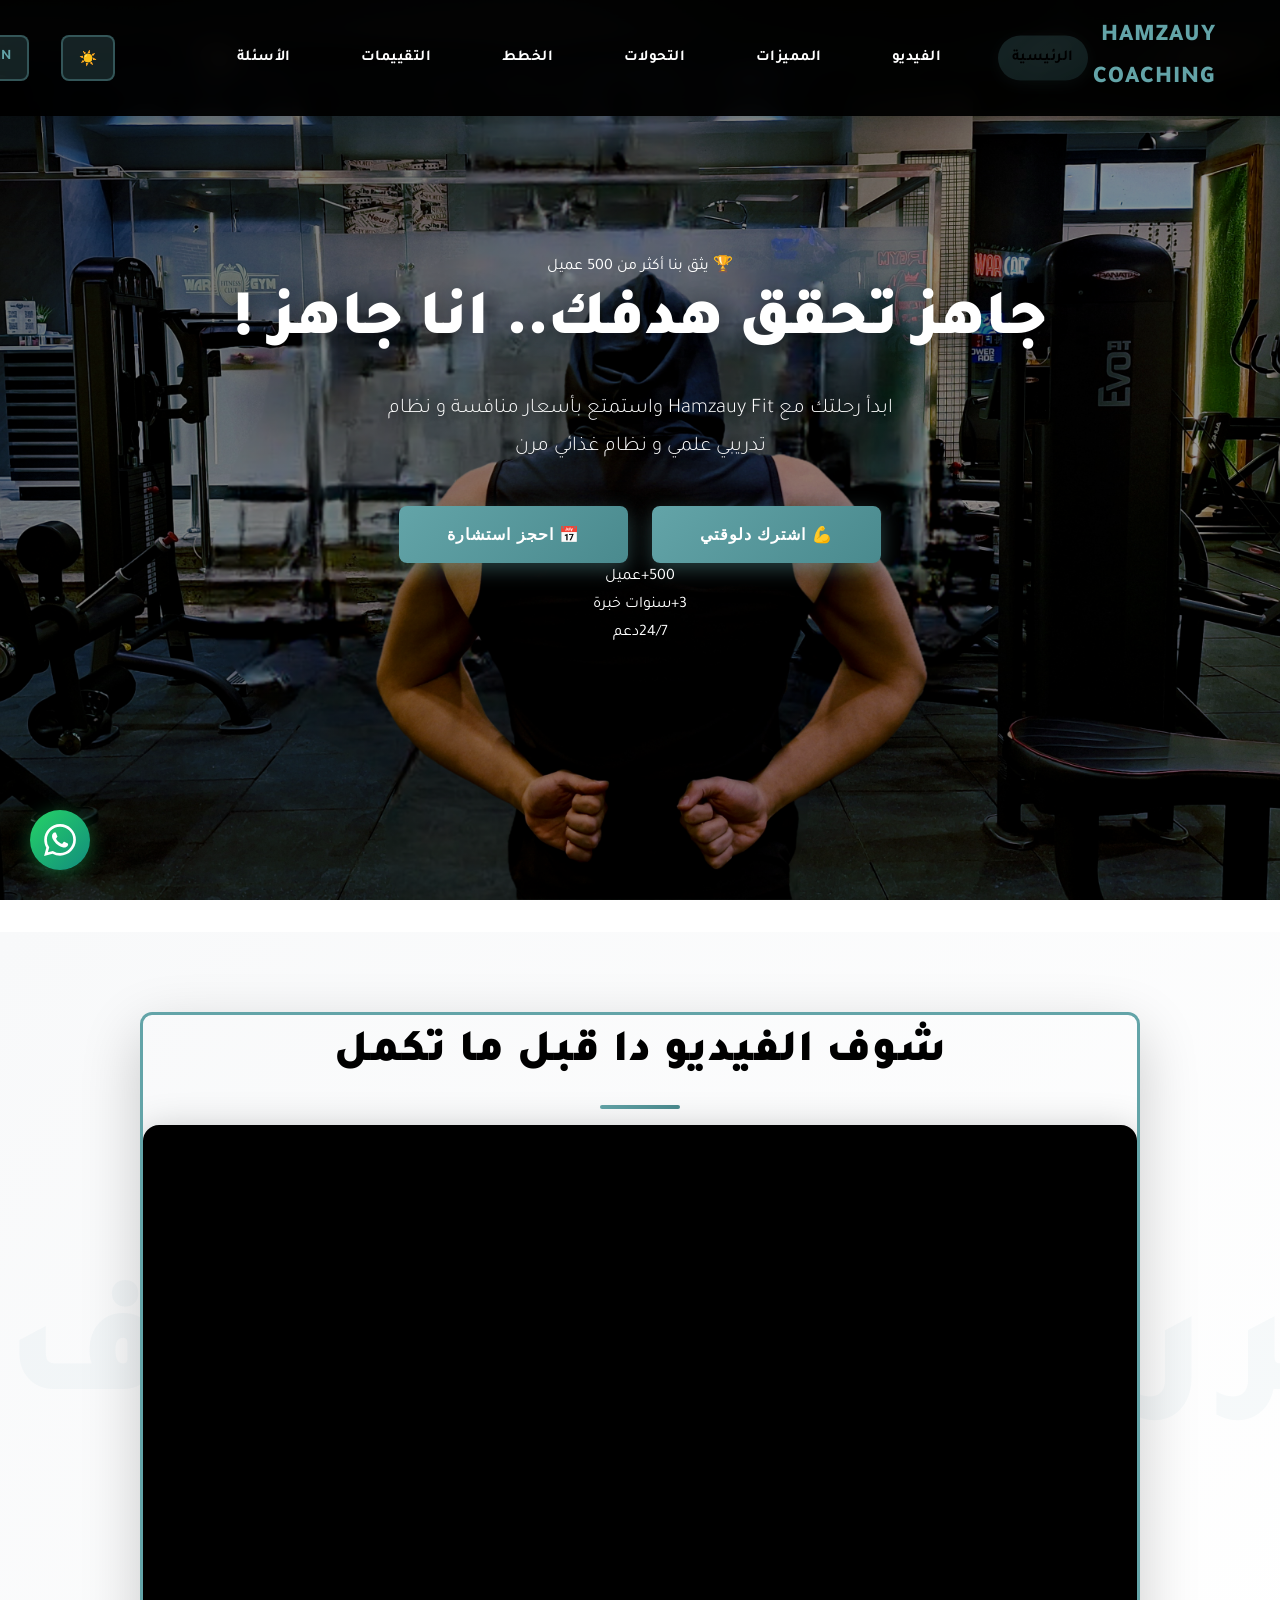
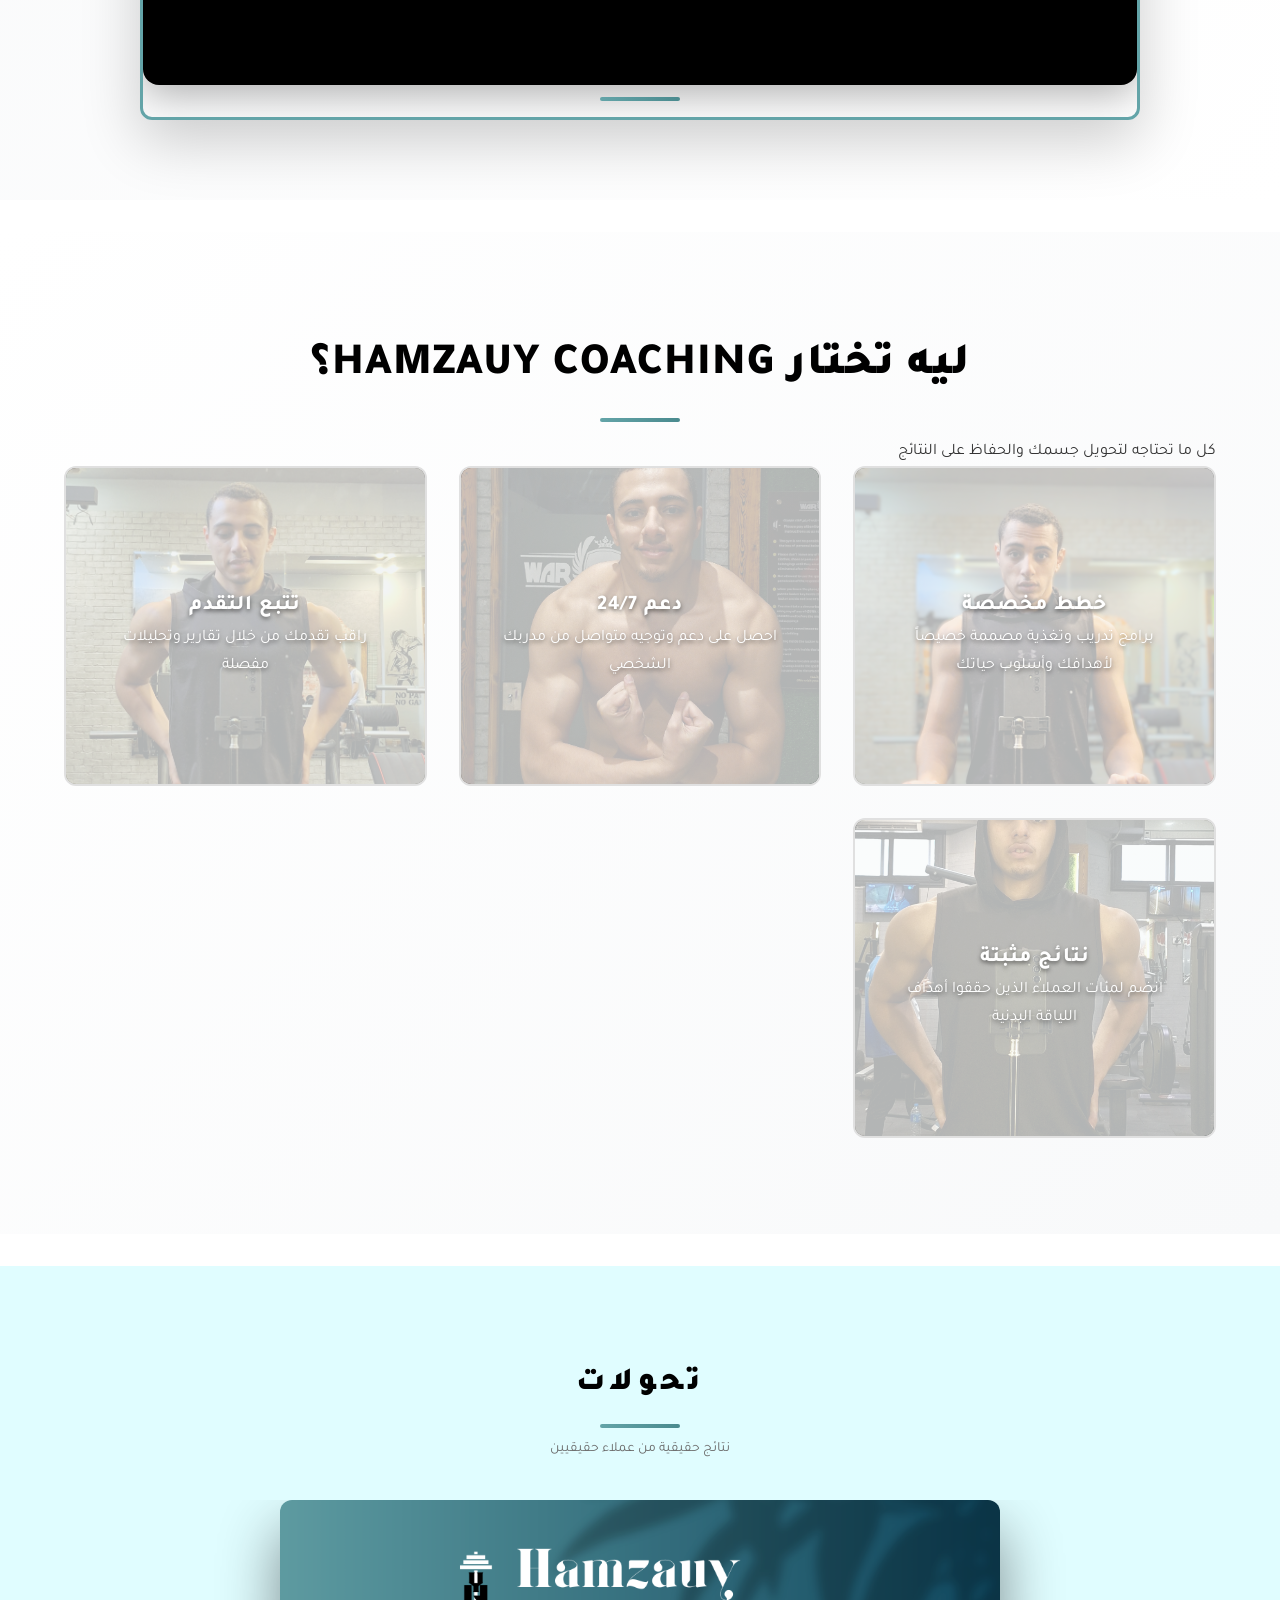
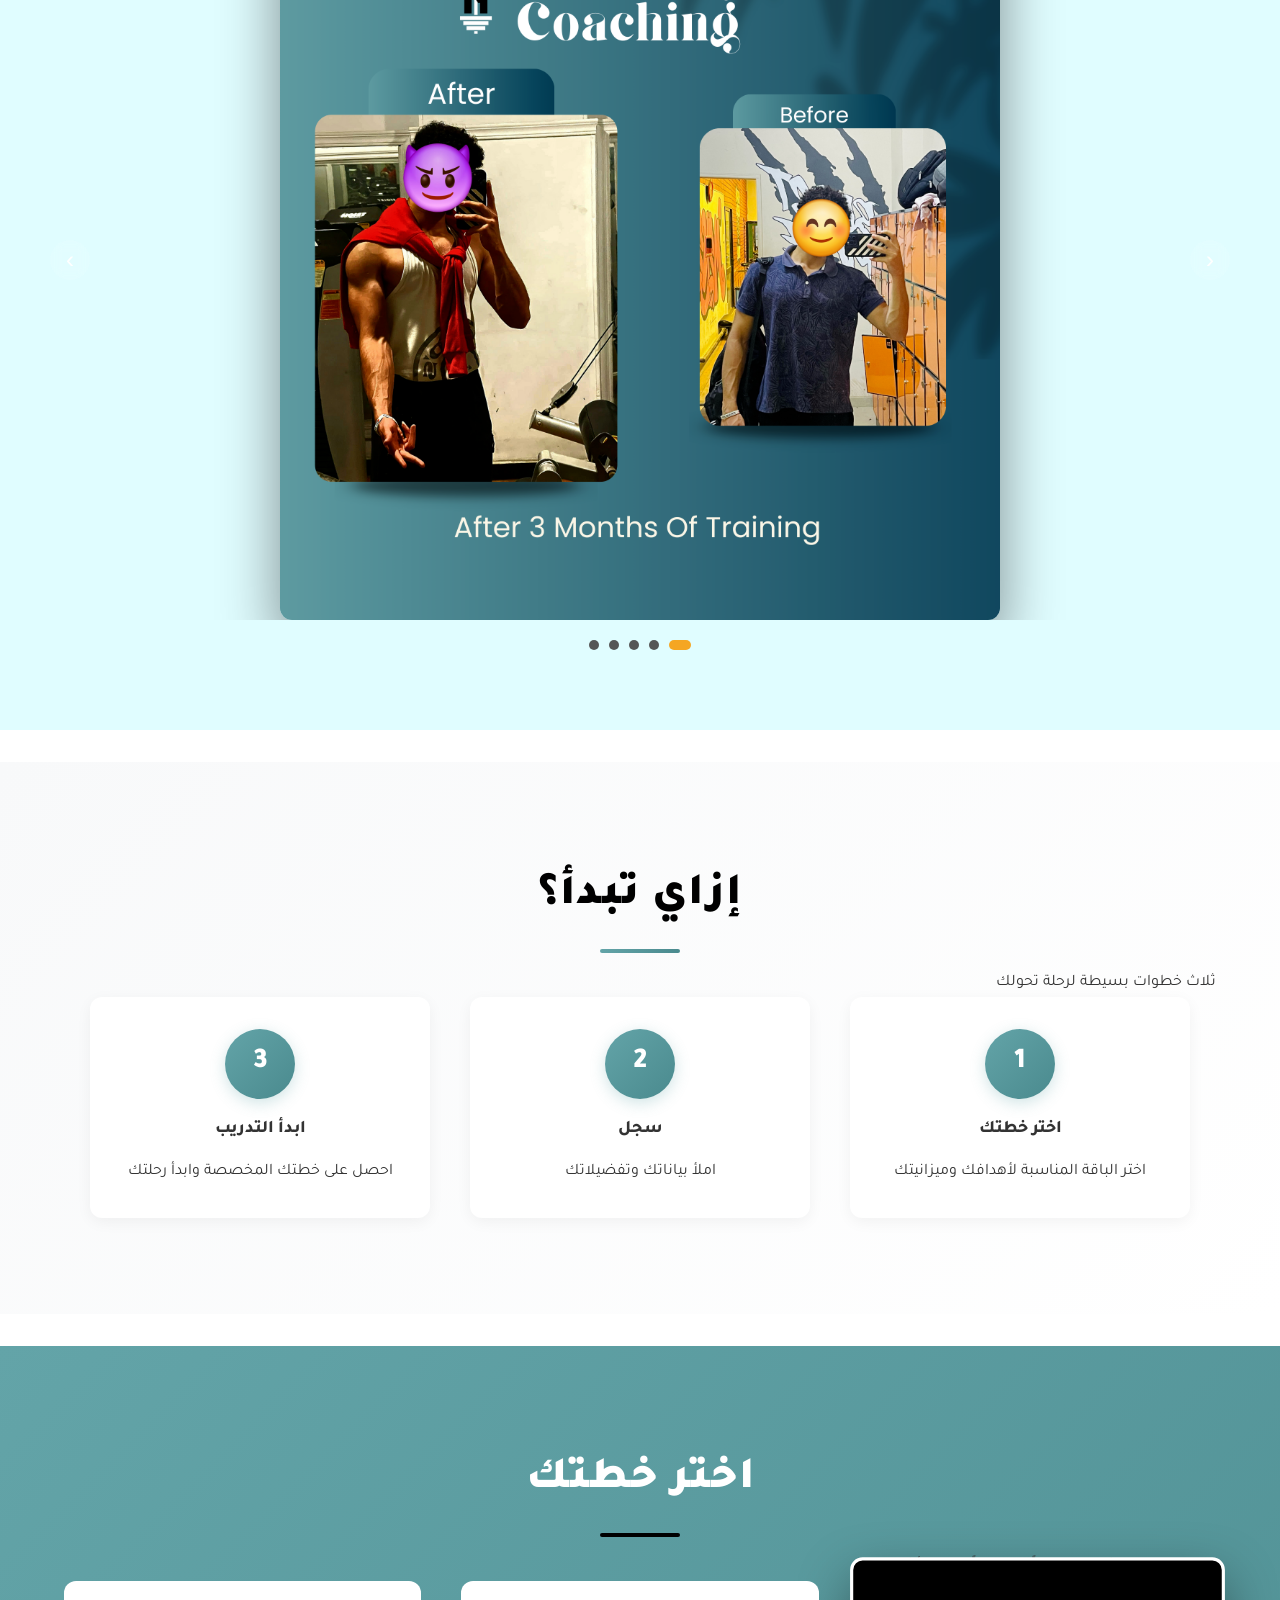
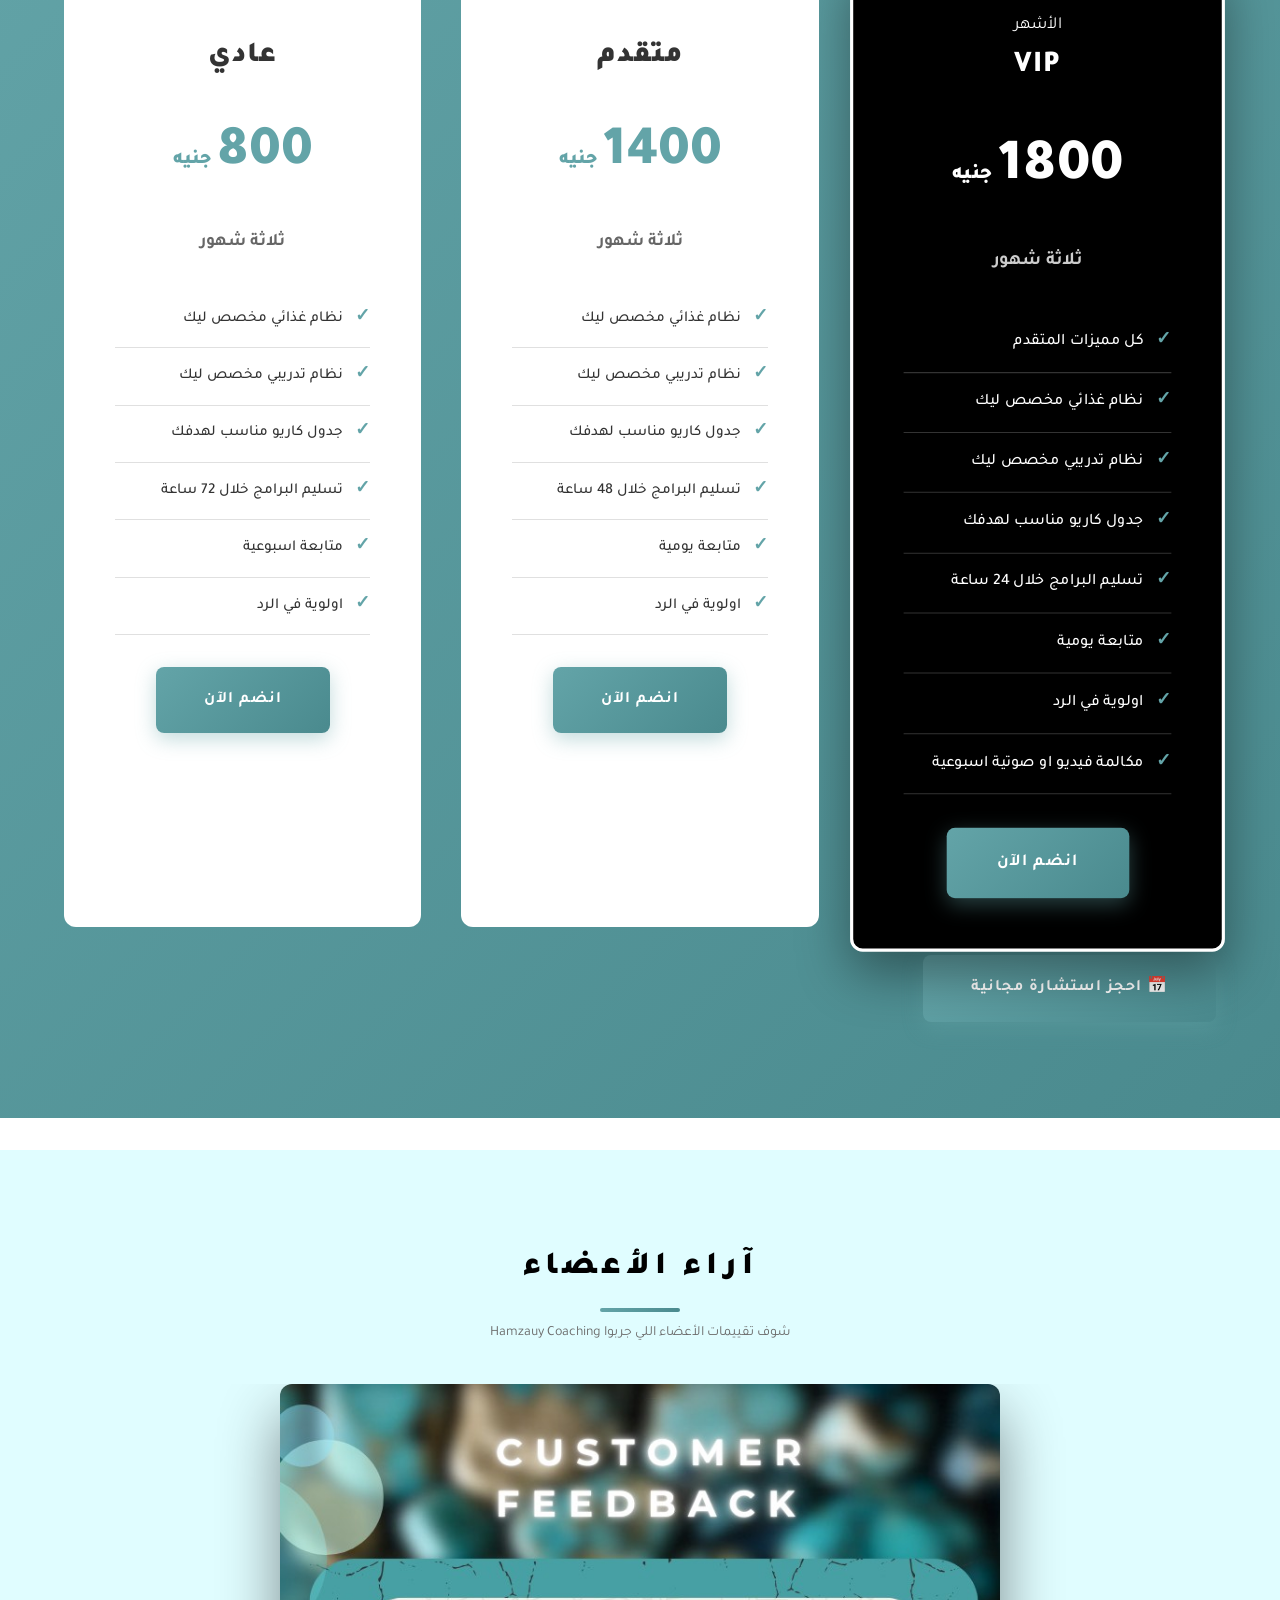
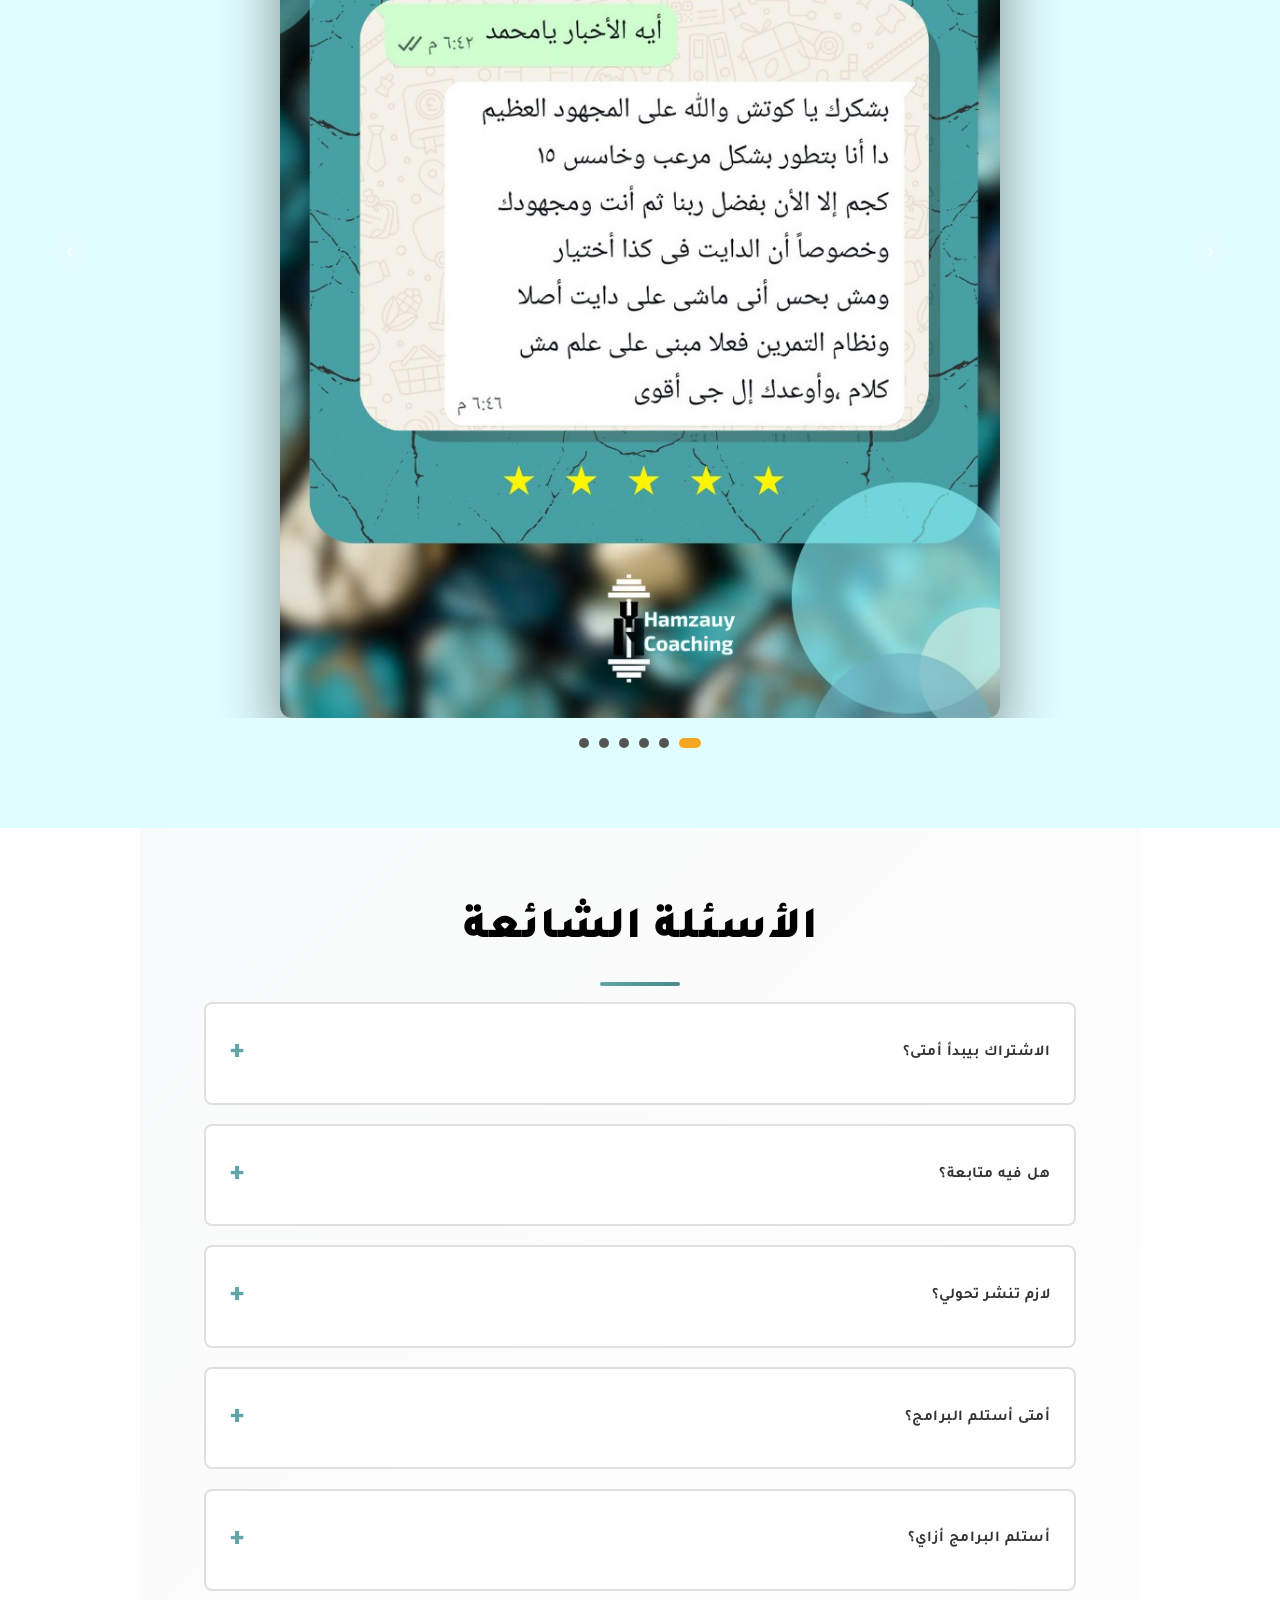
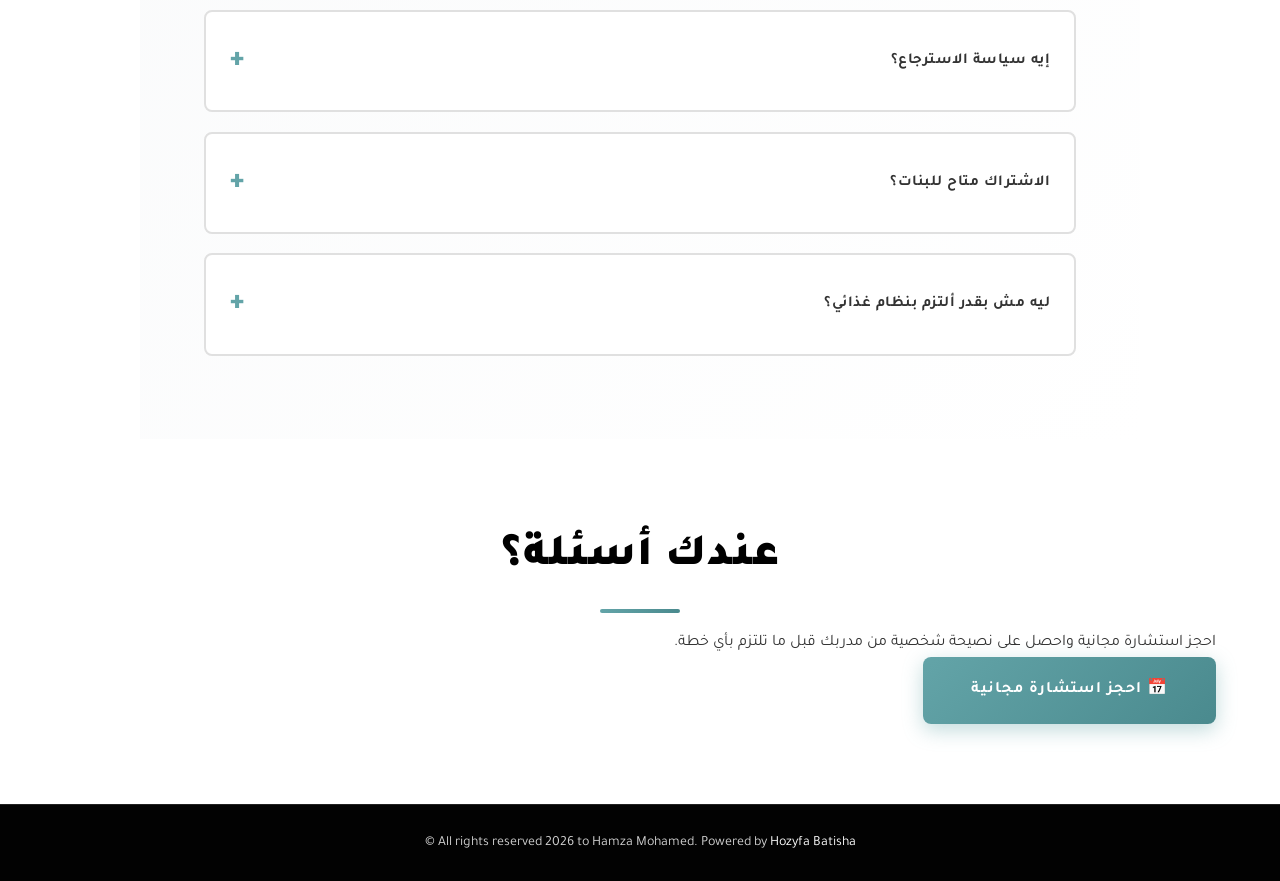
<file: index.html>
<!DOCTYPE html>
<html lang="en" dir="ltr">
<head>
    <meta charset="UTF-8">
    <script>var _p=new URLSearchParams(window.location.search);if(_p.get("lang")==="en"){localStorage.setItem("lang-preference","en");}else if(localStorage.getItem("lang-preference")!=="en"){window.location.replace("/ar/index.html");}</script>
    <meta name="viewport" content="width=device-width, initial-scale=1.0">
    <title>Hamzauy Coaching - Transform Your Body</title>
    <meta name="description" content="Personal fitness coaching with customized training and nutrition plans. Join hundreds of clients who achieved their goals with Hamzauy Coaching.">
    <link rel="icon" type="image/png" href="/media/favicon/favicon.ico">
    <link rel="shortcut icon" type="image/png" href="/media/favicon/favicon.ico">
    <link rel="apple-touch-icon" sizes="180x180" href="/apple-touch-icon.png">
    <link rel="icon" type="image/png" sizes="32x32" href="/media/favicon/favicon-32x32.png">
    <link rel="icon" type="image/png" sizes="16x16" href="/media/favicon/favicon-16x16.png">
    <link rel="manifest" href="/site.webmanifest">
    <meta name="theme-color" content="#63a4a8">
    <link href="https://fonts.googleapis.com/css2?family=Tajawal:wght@300;400;500;700;800;900&display=swap" rel="stylesheet">
    <link rel="stylesheet" href="style.css">
</head>
<body>
    <!-- Navigation -->
    <nav id="navbar">
        <div class="nav-logo">Hamzauy Coaching</div>
        <button class="navbar-toggler collapsed" type="button" id="navbarToggle" aria-expanded="false" aria-label="Toggle navigation">
            <span class="hamburger-box"><span class="hamburger-inner"></span></span>
        </button>
        <div class="navbar-collapse collapse" id="navbarContent">
            <ul class="navbar-nav">
                <li class="nav-item"><a class="nav-link" href="#home">Home</a></li>
                <li class="nav-item"><a class="nav-link" href="#video">Video</a></li>
                <li class="nav-item"><a class="nav-link" href="#features">Features</a></li>
                <li class="nav-item"><a class="nav-link" href="#transformations">Transformations</a></li>
                <li class="nav-item"><a class="nav-link" href="#pricing">Plans</a></li>
                <li class="nav-item"><a class="nav-link" href="#reviews">Reviews</a></li>
                <li class="nav-item"><a class="nav-link" href="#faq">FAQ</a></li>
                <a></a>
                <button id="darkModeToggle" class="toggle-btn" aria-label="Toggle dark mode">
                    <span class="sun">☀️</span>
                    <span class="moon">🌙</span>
                </button>
                <a href="/ar/index.html" class="toggle-btn lang-btn"><span class="lang-text">AR</span></a>
            </ul>
            <div class="navbar-controls"></div>
        </div>
    </nav>

    <!-- Hero -->
    <section id="home" class="hero" style="background: linear-gradient(135deg, rgba(0,0,0,0.55), rgba(0,0,0,0.35)), url('/media/photos/hero.png') center/cover;">
        <div class="hero-content">
            <div class="hero-badge">🏆 Trusted by 500+ Clients</div>
            <h1>Ready to Achieve Your Goal...<br>I'm Ready!</h1>
            <p>Start your journey with Hamzauy Fit and enjoy competitive prices, scientific training system, and flexible diet plan</p>
            <div class="hero-buttons">
                <button type="button" class="btn btn-primary" onclick="window.location.href='#pricing'">
                    <span class="btn-icon">💪</span> Subscribe Now
                </button>
                <button type="button" class="btn btn-book" onclick="window.location.href='/consultation/consultation-en.html'">
                    <span class="btn-icon">📅</span> Book a Consultation
                </button>
            </div>
            <div class="hero-stats">
                <div class="hero-stat"><span class="stat-number">500+</span><span class="stat-label">Clients</span></div>
                <div class="hero-stat-divider"></div>
                <div class="hero-stat"><span class="stat-number">3+</span><span class="stat-label">Years Exp.</span></div>
                <div class="hero-stat-divider"></div>
                <div class="hero-stat"><span class="stat-number">24/7</span><span class="stat-label">Support</span></div>
            </div>
        </div>
    </section>

    <!-- WhatsApp Float -->
    <a href="https://wa.me/201557403075" class="whatsapp-float" target="_blank" rel="noopener noreferrer" aria-label="Chat on WhatsApp">
        <svg viewBox="0 0 24 24" fill="currentColor"><path d="M17.472 14.382c-.297-.149-1.758-.867-2.03-.967-.273-.099-.471-.148-.67.15-.197.297-.767.966-.94 1.164-.173.199-.347.223-.644.075-.297-.15-1.255-.463-2.39-1.475-.883-.788-1.48-1.761-1.653-2.059-.173-.297-.018-.458.13-.606.134-.133.298-.347.446-.52.149-.174.198-.298.298-.497.099-.198.05-.371-.025-.52-.075-.149-.669-1.612-.916-2.207-.242-.579-.487-.5-.669-.51-.173-.008-.371-.01-.57-.01-.198 0-.52.074-.792.372-.272.297-1.04 1.016-1.04 2.479 0 1.462 1.065 2.875 1.213 3.074.149.198 2.096 3.2 5.077 4.487.709.306 1.262.489 1.694.625.712.227 1.36.195 1.871.118.571-.085 1.758-.719 2.006-1.413.248-.694.248-1.289.173-1.413-.074-.124-.272-.198-.57-.347m-5.421 7.403h-.004a9.87 9.87 0 01-5.031-1.378l-.361-.214-3.741.982.998-3.648-.235-.374a9.86 9.86 0 01-1.51-5.26c.001-5.45 4.436-9.884 9.888-9.884 2.64 0 5.122 1.03 6.988 2.898a9.825 9.825 0 012.893 6.994c-.003 5.45-4.437 9.884-9.885 9.884m8.413-18.297A11.815 11.815 0 0012.05 0C5.495 0 .16 5.335.157 11.892c0 2.096.547 4.142 1.588 5.945L.057 24l6.305-1.654a11.882 11.882 0 005.683 1.448h.005c6.554 0 11.89-5.335 11.893-11.893a11.821 11.821 0 00-3.48-8.413Z"/></svg>
    </a>

    <!-- Video -->
    <section id="video" class="video-section">
        <div class="video-background-text">DECIDED TO START / WATCH THIS</div>
        <div class="video-container">
            <h2>DECIDED TO START <br> WATCH THIS</h2>
            <div class="video-wrapper">
                <iframe
                    title="Hamzauy Coaching Intro Video"
                    src="https://www.youtube.com/embed/5jAGZ88a72g?rel=0"
                    allow="accelerometer; autoplay; clipboard-write; encrypted-media; gyroscope; picture-in-picture; web-share"
                    loading="lazy"
                    referrerpolicy="strict-origin-when-cross-origin"
                    allowfullscreen>
                </iframe>
            </div>
        </div>
    </section>

    <!-- Features -->
    <section id="features" class="features">
        <h2>Why Choose Hamzauy Coaching?</h2>
        <p class="section-subtitle">Everything you need to transform your body and sustain results</p>
        <div class="features-grid">
            <div class="feature-card" style="background: linear-gradient(135deg, rgba(99,164,168,0.1), rgba(74,138,142,0.1)), url('/media/photos/2.png') center/cover;"><div class="feature-icon">🎯</div><h3>Personalized Plans</h3><p>Training and nutrition programs designed specifically for your goals and lifestyle</p></div>
            <div class="feature-card" style="background: linear-gradient(135deg, rgba(99,164,168,0.1), rgba(74,138,142,0.1)), url('/media/photos/3.jpeg') center/cover;"><div class="feature-icon">📱</div><h3>24/7 Support</h3><p>Get continuous support and guidance from your personal trainer</p></div>
            <div class="feature-card" style="background: linear-gradient(135deg, rgba(99,164,168,0.1), rgba(74,138,142,0.1)), url('/media/photos/4.jpeg') center/cover;"><div class="feature-icon">📊</div><h3>Progress Tracking</h3><p>Monitor your progress through detailed reports and analytics</p></div>
            <div class="feature-card" style="background: linear-gradient(135deg, rgba(99,164,168,0.1), rgba(74,138,142,0.1)), url('/media/photos/5.jpeg') center/cover;"><div class="feature-icon">💪</div><h3>Proven Results</h3><p>Join hundreds of clients who achieved their fitness goals</p></div>
        </div>
    </section>

    <!-- Transformations -->
    <section id="transformations" class="hm-champions">
        <div class="hm-champions-inner">
            <header class="hm-champions-header">
                <h2 class="hm-champions-title">Transformations</h2>
                <p class="hm-champions-subtitle">Real results from real clients</p>
            </header>
            <div class="hm-champions-slider">
                <button class="hm-champions-nav hm-champions-prev" aria-label="Previous slide">‹</button>
                <div class="hm-champions-track">
                    <article class="hm-champion-slide hm-champion-active">
                        <img src="/media/transformations/1.png" alt="Transformation 1" class="hm-champion-image" loading="lazy">
                    </article>
                    <article class="hm-champion-slide">
                        <img src="/media/transformations/2.png" alt="Transformation 2" class="hm-champion-image" loading="lazy">
                    </article>
                    <article class="hm-champion-slide">
                        <img src="/media/transformations/3.png" alt="Transformation 3" class="hm-champion-image" loading="lazy">
                    </article>
                    <article class="hm-champion-slide">
                        <img src="/media/transformations/4.png" alt="Transformation 4" class="hm-champion-image" loading="lazy">
                    </article>
                    <article class="hm-champion-slide">
                        <img src="/media/transformations/5.png" alt="Transformation 5" class="hm-champion-image" loading="lazy">
                    </article>
                </div>
                <button class="hm-champions-nav hm-champions-next" aria-label="Next slide">›</button>
            </div>
            <div class="hm-champions-dots" aria-label="Slide pagination">
                <button class="hm-champions-dot hm-champions-dot-active" data-slide="0"></button>
                <button class="hm-champions-dot" data-slide="1"></button>
                <button class="hm-champions-dot" data-slide="2"></button>
                <button class="hm-champions-dot" data-slide="3"></button>
                <button class="hm-champions-dot" data-slide="4"></button>
            </div>
        </div>
    </section>

    <!-- Steps -->
    <section id="subscribe" class="subscribe">
        <h2>How to Start?</h2>
        <p class="section-subtitle">Three simple steps to your transformation</p>
        <div class="steps">
            <div class="step"><div class="step-number">1</div><h3>Choose Your Plan</h3><p>Select the package that suits your goals and budget</p></div>
            <div class="step"><div class="step-number">2</div><h3>Sign Up</h3><p>Fill in your details and preferences</p></div>
            <div class="step"><div class="step-number">3</div><h3>Start Training</h3><p>Get your personalized plan and start your journey</p></div>
        </div>
    </section>

    <!-- Pricing -->
    <section id="pricing" class="pricing">
        <h2>Choose Your Plan</h2>
        <p class="section-subtitle-light">All plans include a 3-month personalized program</p>
        <div class="pricing-grid">
            <div class="pricing-card featured" data-plan="vip"><div class="badge">POPULAR</div><h3>VIP</h3><div class="price">1800<span style="font-size:1.2rem"> EGP</span></div><div class="price-details">Three Months</div><ul><li>All Advanced features</li><li>Customized diet plan</li><li>Customized training program</li><li>Cardio schedule for your goal</li><li>Program delivery within 24 hours</li><li>Daily follow-up</li><li>Priority response</li><li>Weekly video or voice call</li></ul><a href="/payment/payment-en.html" class="btn plan-select-btn">Join Now</a></div>
            <div class="pricing-card" data-plan="advanced"><h3>Advanced</h3><div class="price">1400<span style="font-size:1.2rem"> EGP</span></div><div class="price-details">Three Months</div><ul><li>Customized diet plan</li><li>Customized training program</li><li>Cardio schedule for your goal</li><li>Program delivery within 48 hours</li><li>Daily follow-up</li><li>Priority response</li></ul><a href="/payment/payment-en.html" class="btn plan-select-btn">Join Now</a></div>
            <div class="pricing-card" data-plan="regular"><h3>Regular</h3><div class="price">800<span style="font-size:1.2rem"> EGP</span></div><div class="price-details">Three Months</div><ul><li>Customized diet plan</li><li>Customized training program</li><li>Cardio schedule for your goal</li><li>Program delivery within 72 hours</li><li>Weekly follow-up</li><li>Priority response</li></ul><a href="/payment/payment-en.html" class="btn plan-select-btn">Join Now</a></div>
        </div>
        <div class="pricing-cta">
            <p>Not sure which plan fits you?</p>
            <a href="/consultation/consultation-en.html" class="btn btn-book">📅 Book a Free Consultation</a>
        </div>
    </section>

    <!-- Reviews -->
    <section id="reviews" class="hm-champions hm-champions-reviews">
        <div class="hm-champions-inner">
            <header class="hm-champions-header">
                <h2 class="hm-champions-title">CLIENT REVIEWS</h2>
                <p class="hm-champions-subtitle">REAL FEEDBACK FROM MEMBERS WHO TRUST HAMZAUY COACHING</p>
            </header>
            <div class="hm-champions-slider">
                <button class="hm-champions-nav hm-champions-prev" aria-label="Previous slide">‹</button>
                <div class="hm-champions-track">
                    <article class="hm-champion-slide hm-champion-active"><img src="/media/reviews/1.png" alt="Review 1" class="hm-champion-image" loading="lazy"></article>
                    <article class="hm-champion-slide"><img src="/media/reviews/2.png" alt="Review 2" class="hm-champion-image" loading="lazy"></article>
                    <article class="hm-champion-slide"><img src="/media/reviews/3.png" alt="Review 3" class="hm-champion-image" loading="lazy"></article>
                    <article class="hm-champion-slide"><img src="/media/reviews/4.png" alt="Review 4" class="hm-champion-image" loading="lazy"></article>
                    <article class="hm-champion-slide"><img src="/media/reviews/5.png" alt="Review 5" class="hm-champion-image" loading="lazy"></article>
                    <article class="hm-champion-slide"><img src="/media/reviews/6.png" alt="Review 6" class="hm-champion-image" loading="lazy"></article>
                </div>
                <button class="hm-champions-nav hm-champions-next" aria-label="Next slide">›</button>
            </div>
            <div class="hm-champions-dots" aria-label="Slide pagination">
                <button class="hm-champions-dot hm-champions-dot-active" data-slide="0"></button>
                <button class="hm-champions-dot" data-slide="1"></button>
                <button class="hm-champions-dot" data-slide="2"></button>
                <button class="hm-champions-dot" data-slide="3"></button>
                <button class="hm-champions-dot" data-slide="4"></button>
                <button class="hm-champions-dot" data-slide="5"></button>
            </div>
        </div>
    </section>

    <!-- FAQ -->
    <section id="faq" class="faq">
        <h2>Frequently Asked Questions</h2>
        <div class="faq-item"><div class="faq-question"><span>When does the subscription start?</span><span class="faq-toggle">+</span></div><div class="faq-answer"><p>Upon receiving the programs.</p></div></div>
        <div class="faq-item"><div class="faq-question"><span>Is there follow-up?</span><span class="faq-toggle">+</span></div><div class="faq-answer"><p>Yes, of course via WhatsApp or Telegram.</p></div></div>
        <div class="faq-item"><div class="faq-question"><span>Do you have to publish my transformation?</span><span class="faq-toggle">+</span></div><div class="faq-answer"><p>If you don't agree to publish your transformation, tell us and we'll anonymize your identity.</p></div></div>
        <div class="faq-item"><div class="faq-question"><span>When do I receive the programs?</span><span class="faq-toggle">+</span></div><div class="faq-answer"><p>From 24 to 48 hours depending on the package.</p></div></div>
        <div class="faq-item"><div class="faq-question"><span>How do I receive the programs?</span><span class="faq-toggle">+</span></div><div class="faq-answer"><p>Via WhatsApp in a single PDF file.</p></div></div>
        <div class="faq-item"><div class="faq-question"><span>What about the refund policy?</span><span class="faq-toggle">+</span></div><div class="faq-answer"><p>You can get a full refund as long as no plans have been received. Once the programs are delivered, no amount can be refunded.</p></div></div>
        <div class="faq-item"><div class="faq-question"><span>Is subscription available for girls?</span><span class="faq-toggle">+</span></div><div class="faq-answer"><p>Yes, but follow-up is without any photos.</p></div></div>
        <div class="faq-item"><div class="faq-question"><span>Why can't I stick to a diet?</span><span class="faq-toggle">+</span></div><div class="faq-answer"><p>Because you're not following a plan suited to you and your favorite foods — which makes it much easier to stay consistent.</p></div></div>
    </section>

    <!-- Consultation CTA Banner -->
    <section class="consultation-cta">
        <div class="consultation-cta-inner">
            <div class="consultation-cta-text">
                <h2>Still Have Questions?</h2>
                <p>Book a free consultation and get personalized advice from your coach before committing to a plan.</p>
            </div>
            <a href="/consultation/consultation-en.html" class="btn btn-book btn-book-lg">📅 Book a Free Consultation</a>
        </div>
    </section>

    <footer class="site-credits" aria-label="Site credits and policies">
        <div class="site-credits-inner">
            <p class="site-credits-text"><a href="https://hozyfa-batisha.github.io/Hozyfa-Batisha.io/" target="_blank" rel="noopener noreferrer">Hozyfa Batisha</a> All rights reserved 2026 to Hamza Mohamed. Powered by ©</p>
        </div>
    </footer>

    <script src="script.js"></script>
</body>
</html>
</file>
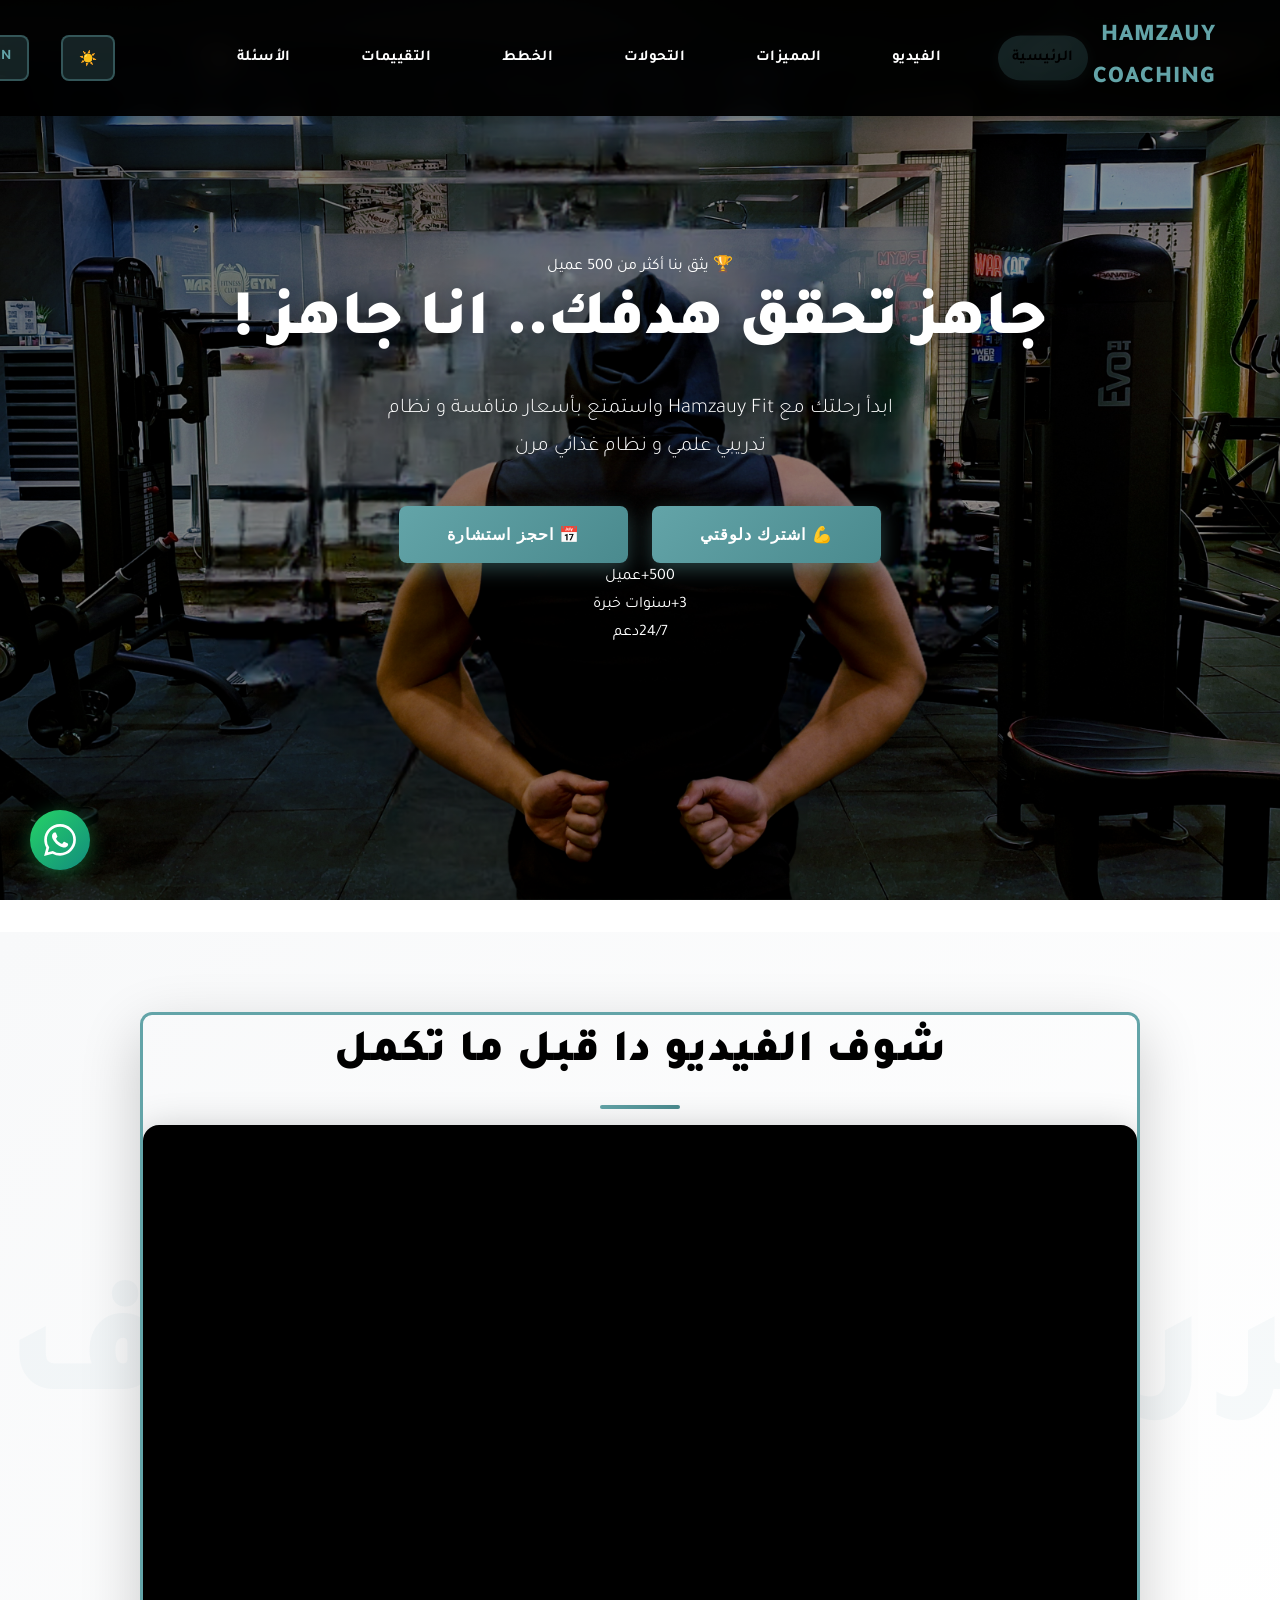
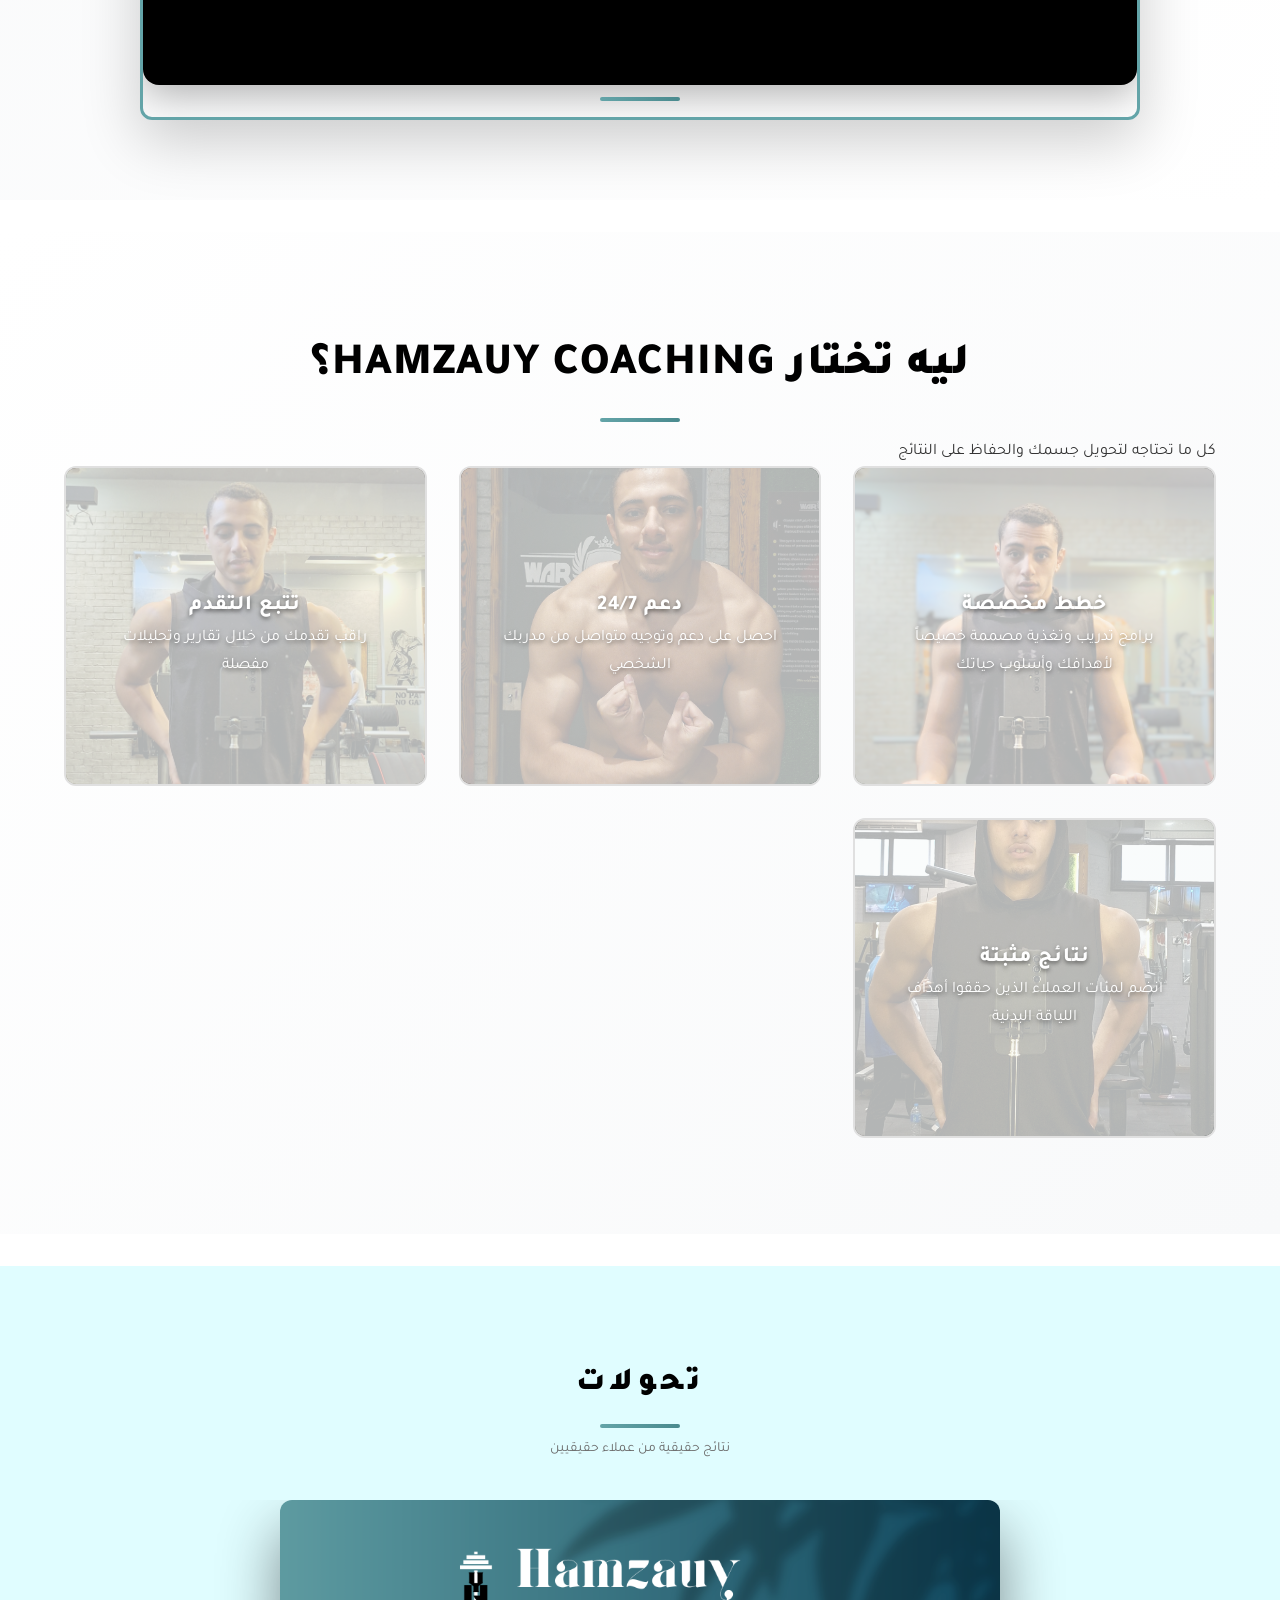
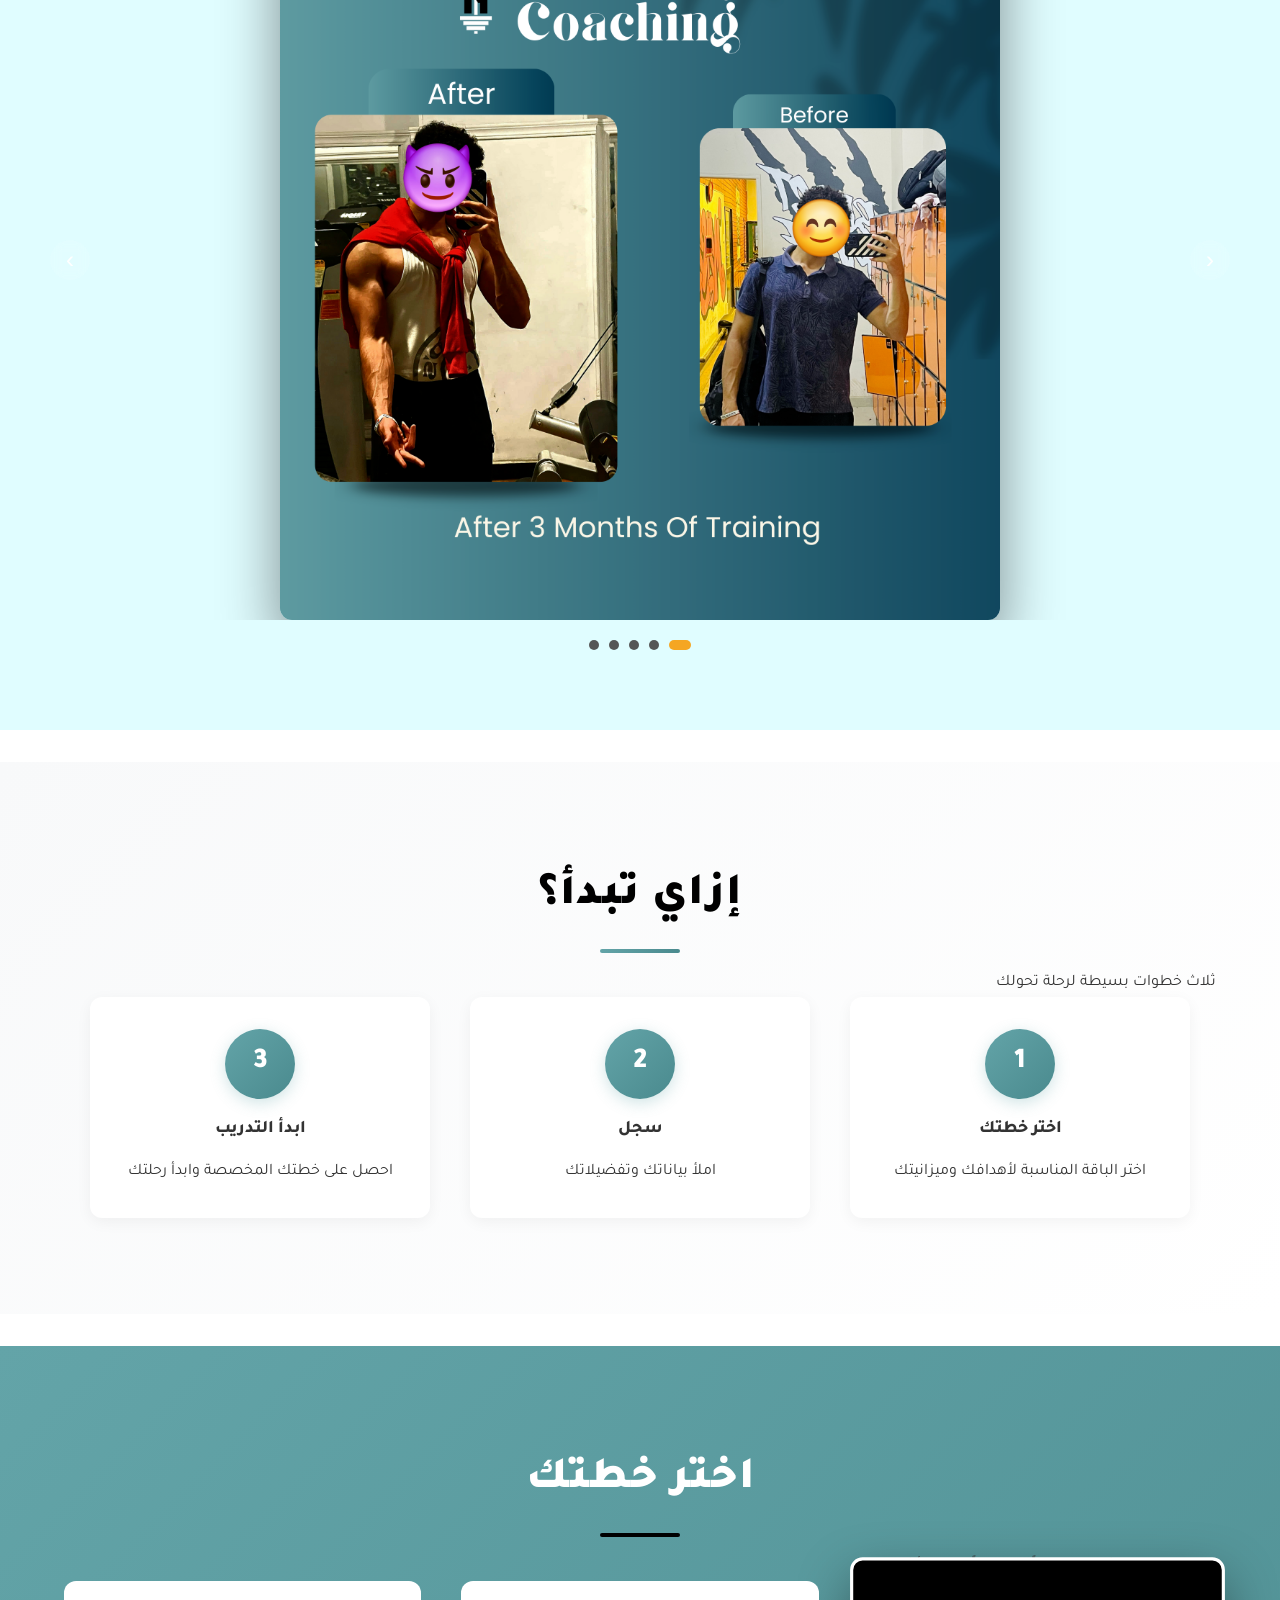
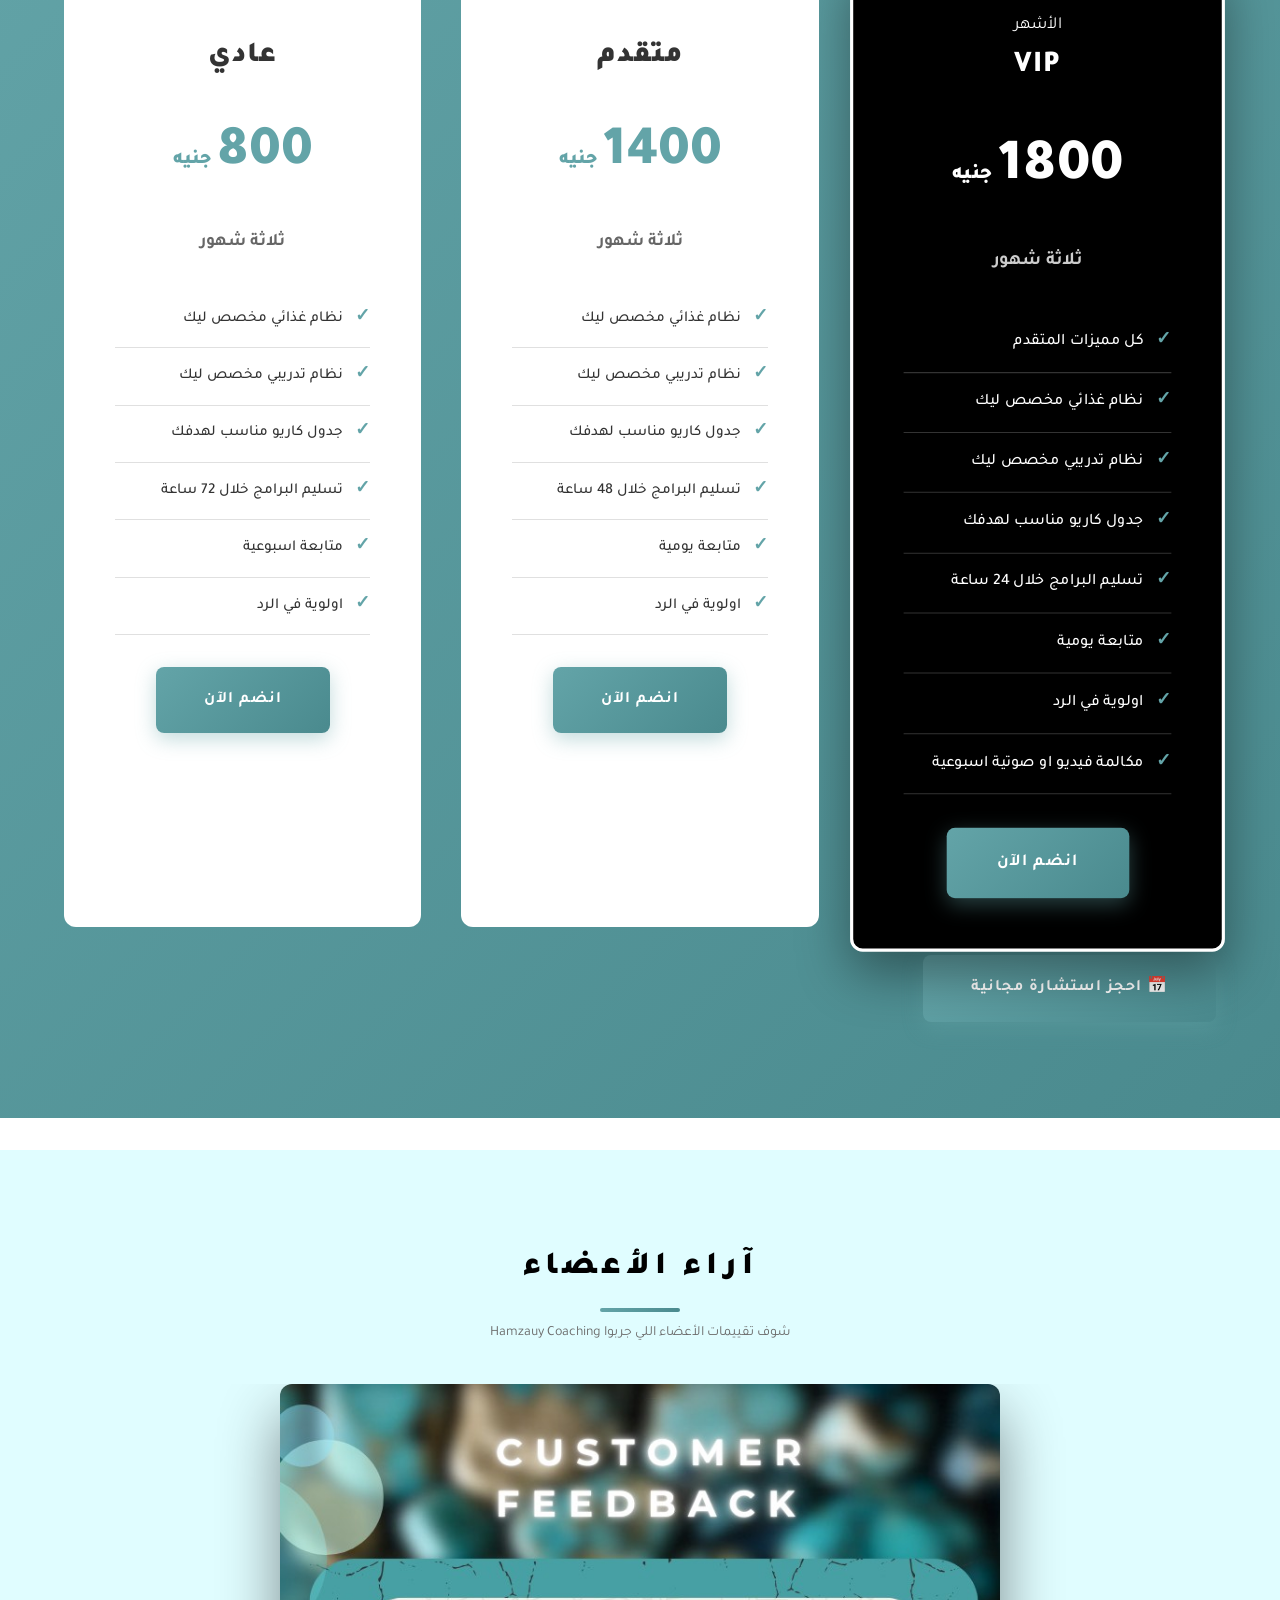
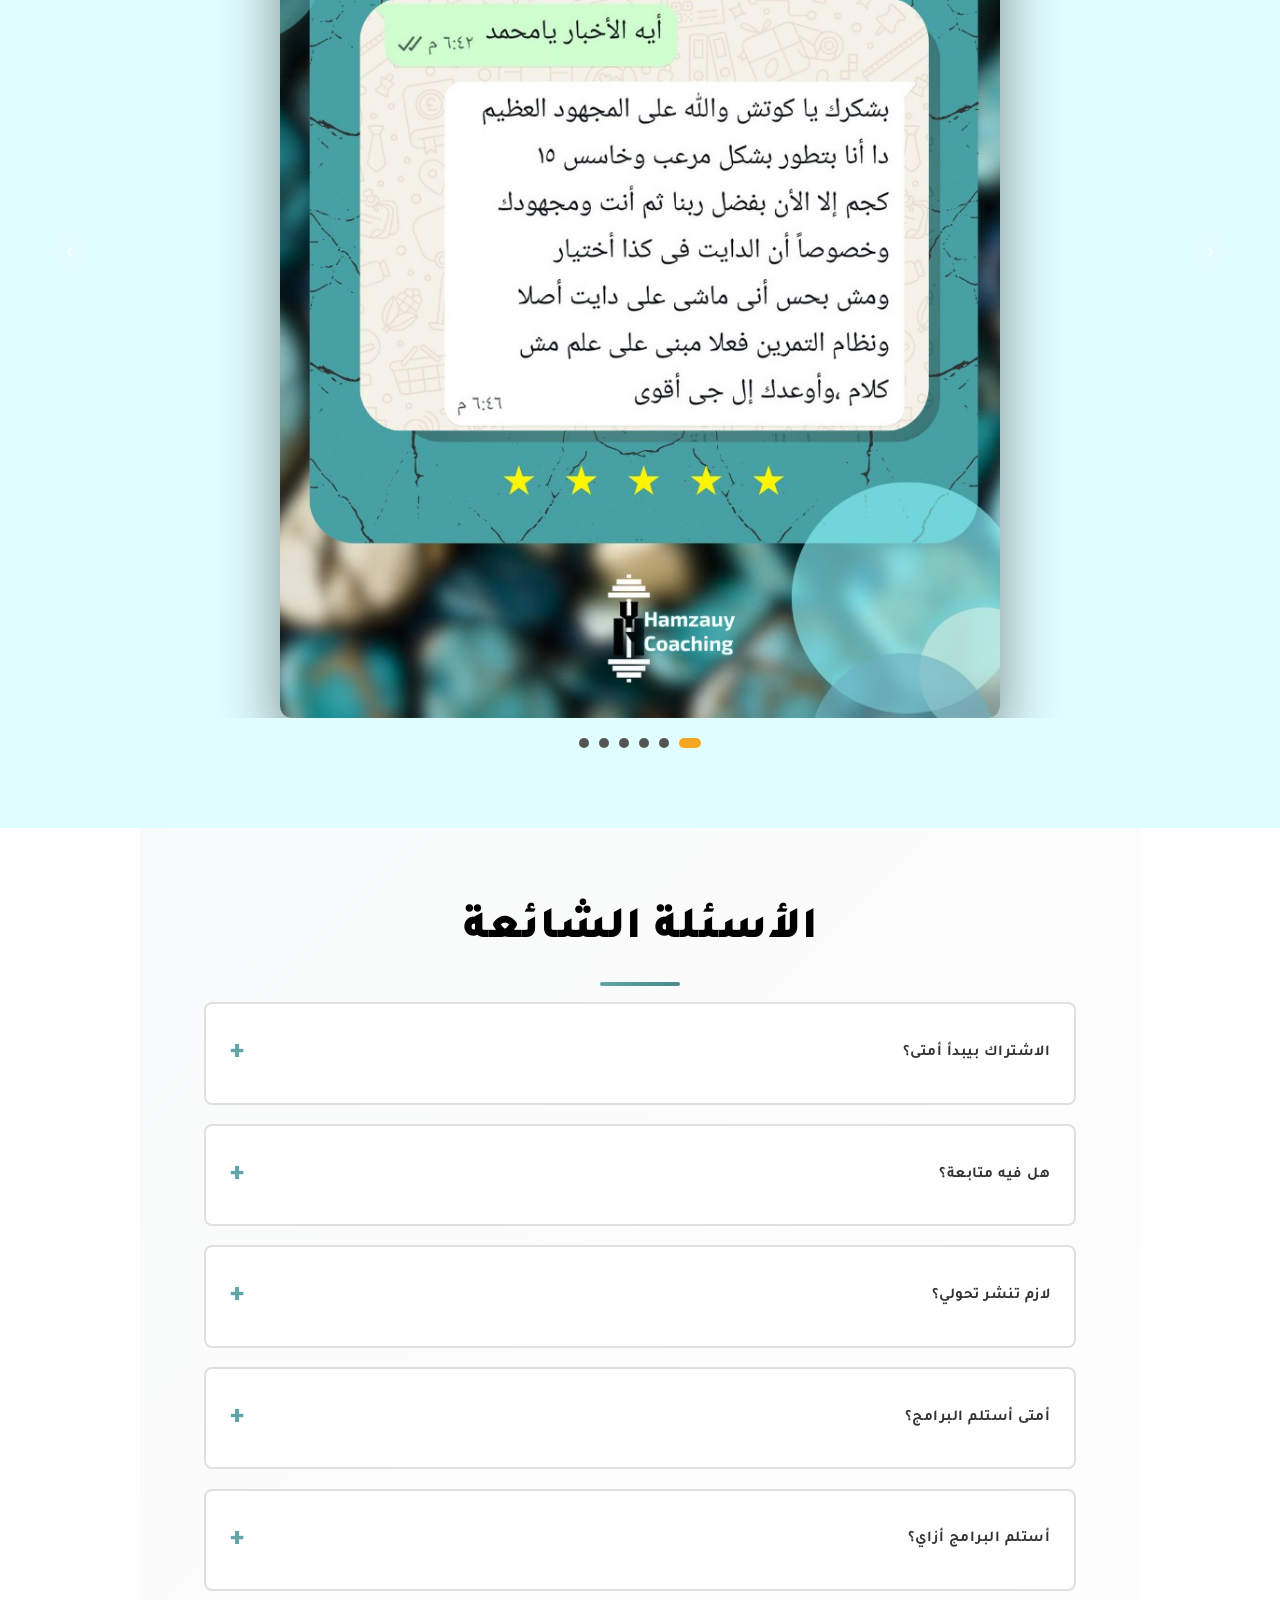
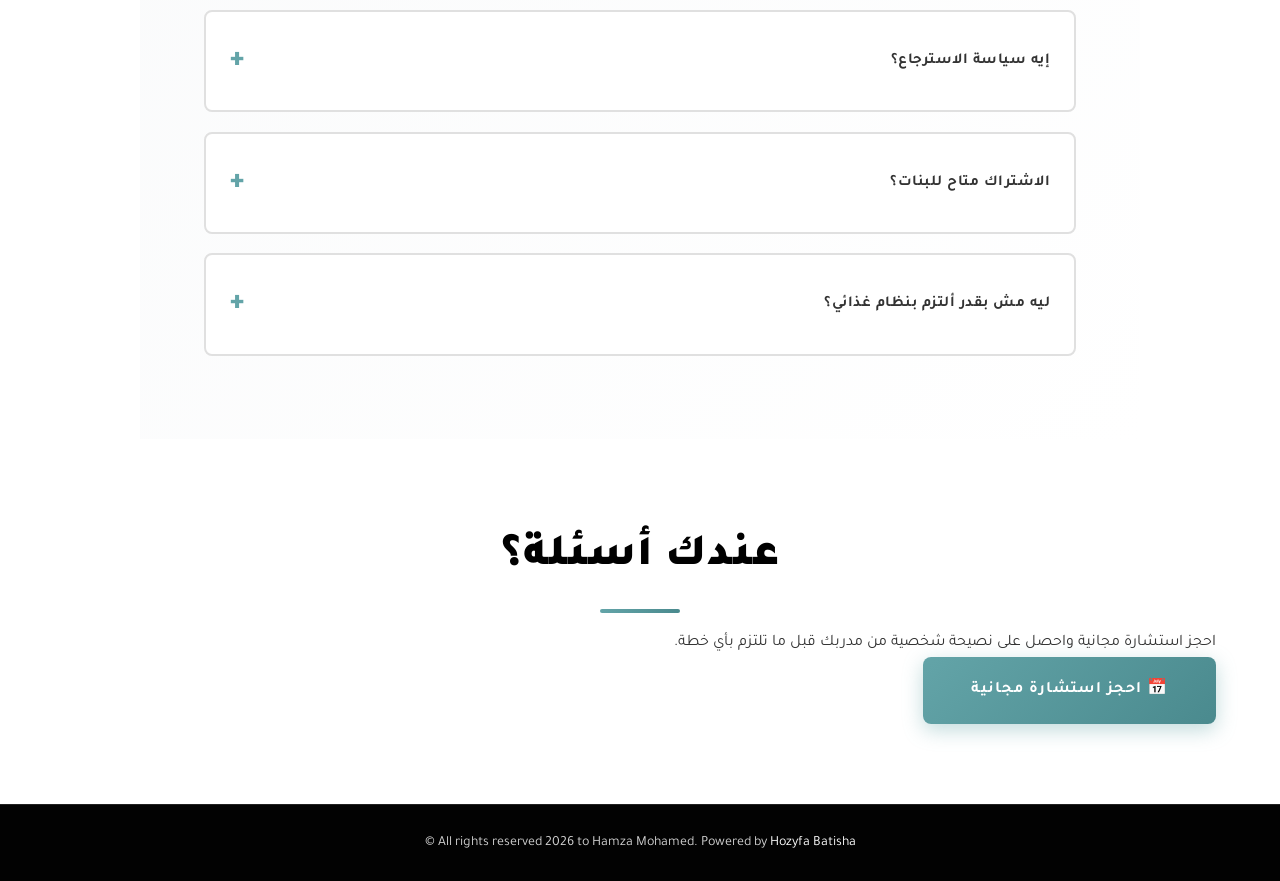
<file: ar/index.html>
<!DOCTYPE html>
<html lang="ar" dir="rtl">
<head>
    <meta charset="UTF-8">
    <meta name="viewport" content="width=device-width, initial-scale=1.0">
    <title>Hamzauy Coaching - حوّل جسمك</title>
    <meta name="description" content="تدريب شخصي مع خطط تدريب وتغذية مخصصة. انضم لمئات العملاء الذين حققوا أهدافهم مع Hamzauy Coaching.">
    <!-- Favicon -->
    <link rel="icon" type="image/png" href="/media/favicon/favicon.ico">
    <link rel="shortcut icon" type="image/png" href="/media/favicon/favicon.ico">
    <link rel="apple-touch-icon" sizes="180x180" href="/apple-touch-icon.png">
    <link rel="icon" type="image/png" sizes="32x32" href="/media/favicon/favicon-32x32.png">
    <link rel="icon" type="image/png" sizes="16x16" href="/media/favicon/favicon-16x16.png">
    <link rel="manifest" href="/site.webmanifest">
    <meta name="theme-color" content="#63a4a8">
    <link href="https://fonts.googleapis.com/css2?family=Tajawal:wght@300;400;500;700;800;900&display=swap" rel="stylesheet">
    <link rel="stylesheet" href="style.css">
</head>
<body>
    <!-- Navigation -->
    <nav id="navbar">
        <div class="nav-logo">Hamzauy Coaching</div>
        <button class="navbar-toggler collapsed" type="button" id="navbarToggle" aria-expanded="false" aria-label="تبديل القائمة">
            <span class="hamburger-box"><span class="hamburger-inner"></span></span>
        </button>
        <div class="navbar-collapse collapse" id="navbarContent">
            <ul class="navbar-nav">
                <li class="nav-item"><a class="nav-link" href="#home">الرئيسية</a></li>
                <li class="nav-item"><a class="nav-link" href="#video">الفيديو</a></li>
                <li class="nav-item"><a class="nav-link" href="#features">المميزات</a></li>
                <li class="nav-item"><a class="nav-link" href="#transformations">التحولات</a></li>
                <li class="nav-item"><a class="nav-link" href="#pricing">الخطط</a></li>
                <li class="nav-item"><a class="nav-link" href="#reviews">التقييمات</a></li>
                <li class="nav-item"><a class="nav-link" href="#faq">الأسئلة</a></li>
                <a></a>
                <button id="darkModeToggle" class="toggle-btn" aria-label="تبديل الوضع الداكن">
                    <span class="sun">☀️</span>
                    <span class="moon">🌙</span>
                </button>
                <a href="../index.html?lang=en" class="toggle-btn lang-btn"><span class="lang-text">EN</span></a>
            </ul>
            <div class="navbar-controls">
            </div>
        </div>
    </nav>

    <!-- Hero -->
    <section id="home" class="hero" style="background: linear-gradient(135deg, rgba(0,0,0,0.55), rgba(0,0,0,0.35)), url('../media/photos/hero.png') center/cover;">
        <div class="hero-content">
            <div class="hero-badge">🏆 يثق بنا أكثر من 500 عميل</div>
            <h1>جاهز تحقق هدفك.. انا جاهز !</h1>
            <p>ابدأ رحلتك مع Hamzauy Fit واستمتع بأسعار منافسة و نظام تدريبي علمي و نظام غذائي مرن</p>
            <div class="hero-buttons">
                <button type="button" class="btn btn-primary" onclick="window.location.href='#pricing'">
                    <span class="btn-icon">💪</span> اشترك دلوقتي
                </button>
                <button type="button" class="btn btn-book" onclick="window.location.href='../consultation/consultation-ar.html'">
                    <span class="btn-icon">📅</span> احجز استشارة
                </button>
            </div>
            <div class="hero-stats">
                <div class="hero-stat"><span class="stat-number">500+</span><span class="stat-label">عميل</span></div>
                <div class="hero-stat-divider"></div>
                <div class="hero-stat"><span class="stat-number">3+</span><span class="stat-label">سنوات خبرة</span></div>
                <div class="hero-stat-divider"></div>
                <div class="hero-stat"><span class="stat-number">24/7</span><span class="stat-label">دعم</span></div>
            </div>
        </div>
    </section>

    <!-- WhatsApp Float -->
    <a href="https://wa.me/201557403075" class="whatsapp-float" target="_blank" rel="noopener noreferrer" aria-label="تواصل عبر واتساب">
        <svg viewBox="0 0 24 24" fill="currentColor"><path d="M17.472 14.382c-.297-.149-1.758-.867-2.03-.967-.273-.099-.471-.148-.67.15-.197.297-.767.966-.94 1.164-.173.199-.347.223-.644.075-.297-.15-1.255-.463-2.39-1.475-.883-.788-1.48-1.761-1.653-2.059-.173-.297-.018-.458.13-.606.134-.133.298-.347.446-.52.149-.174.198-.298.298-.497.099-.198.05-.371-.025-.52-.075-.149-.669-1.612-.916-2.207-.242-.579-.487-.5-.669-.51-.173-.008-.371-.01-.57-.01-.198 0-.52.074-.792.372-.272.297-1.04 1.016-1.04 2.479 0 1.462 1.065 2.875 1.213 3.074.149.198 2.096 3.2 5.077 4.487.709.306 1.262.489 1.694.625.712.227 1.36.195 1.871.118.571-.085 1.758-.719 2.006-1.413.248-.694.248-1.289.173-1.413-.074-.124-.272-.198-.57-.347m-5.421 7.403h-.004a9.87 9.87 0 01-5.031-1.378l-.361-.214-3.741.982.998-3.648-.235-.374a9.86 9.86 0 01-1.51-5.26c.001-5.45 4.436-9.884 9.888-9.884 2.64 0 5.122 1.03 6.988 2.898a9.825 9.825 0 012.893 6.994c-.003 5.45-4.437 9.884-9.885 9.884m8.413-18.297A11.815 11.815 0 0012.05 0C5.495 0 .16 5.335.157 11.892c0 2.096.547 4.142 1.588 5.945L.057 24l6.305-1.654a11.882 11.882 0 005.683 1.448h.005c6.554 0 11.89-5.335 11.893-11.893a11.821 11.821 0 00-3.48-8.413Z"/></svg>
    </a>

    <!-- Video -->
    <section id="video" class="video-section">
        <div class="video-background-text">قررت تبدأ / شوف دا</div>
        <div class="video-container">
            <h2>شوف الفيديو دا قبل ما تكمل</h2>
            <div class="video-wrapper">
                <iframe
                    title="Hamzauy Coaching Intro Video"
                    src="https://www.youtube.com/embed/5jAGZ88a72g?rel=0"
                    width="1000"
                    height="500"
                    allow="accelerometer; autoplay; clipboard-write; encrypted-media; gyroscope; picture-in-picture; web-share"
                    loading="lazy"
                    referrerpolicy="strict-origin-when-cross-origin"
                    allowfullscreen>
                </iframe>
            </div>
            <h2></h2>
        </div>
    </section>

    <!-- Features -->
    <section id="features" class="features">
        <h2>ليه تختار Hamzauy Coaching؟</h2>
        <p class="section-subtitle">كل ما تحتاجه لتحويل جسمك والحفاظ على النتائج</p>
        <div class="features-grid">
            <div class="feature-card" style="background: linear-gradient(135deg, rgba(99,164,168,0.1), rgba(74,138,142,0.1)), url('../media/photos/2.png') center/cover;"><div class="feature-icon">🎯</div><h3>خطط مخصصة</h3><p>برامج تدريب وتغذية مصممة خصيصاً لأهدافك وأسلوب حياتك</p></div>
            <div class="feature-card" style="background: linear-gradient(135deg, rgba(99,164,168,0.1), rgba(74,138,142,0.1)), url('../media/photos/3.jpeg') center/cover;"><div class="feature-icon">📱</div><h3>دعم 24/7</h3><p>احصل على دعم وتوجيه متواصل من مدربك الشخصي</p></div>
            <div class="feature-card" style="background: linear-gradient(135deg, rgba(99,164,168,0.1), rgba(74,138,142,0.1)), url('../media/photos/4.jpeg') center/cover;"><div class="feature-icon">📊</div><h3>تتبع التقدم</h3><p>راقب تقدمك من خلال تقارير وتحليلات مفصلة</p></div>
            <div class="feature-card" style="background: linear-gradient(135deg, rgba(99,164,168,0.1), rgba(74,138,142,0.1)), url('../media/photos/5.jpeg') center/cover;"><div class="feature-icon">💪</div><h3>نتائج مثبتة</h3><p>انضم لمئات العملاء الذين حققوا أهداف اللياقة البدنية</p></div>
        </div>
    </section>

    <!-- Transformations -->
    <section id="transformations" class="hm-champions">
        <div class="hm-champions-inner">
            <header class="hm-champions-header">
                <h2 class="hm-champions-title">تحولات</h2>
                <p class="hm-champions-subtitle">نتائج حقيقية من عملاء حقيقيين</p>
            </header>

            <div class="hm-champions-slider">
                <button class="hm-champions-nav hm-champions-prev" aria-label="الصورة السابقة">‹</button>
                <div class="hm-champions-track">
                    <article class="hm-champion-slide hm-champion-active">
                        <img src="../media/transformations/1.png" alt="تحول 1" class="hm-champion-image" loading="lazy">
                    </article>
                    <article class="hm-champion-slide">
                        <img src="../media/transformations/2.png" alt="تحول 2" class="hm-champion-image" loading="lazy">
                    </article>
                    <article class="hm-champion-slide">
                        <img src="../media/transformations/3.png" alt="تحول 3" class="hm-champion-image" loading="lazy">
                    </article>
                    <article class="hm-champion-slide">
                        <img src="../media/transformations/4.png" alt="تحول 4" class="hm-champion-image" loading="lazy">
                    </article>
                    <article class="hm-champion-slide">
                        <img src="../media/transformations/5.png" alt="تحول 5" class="hm-champion-image" loading="lazy">
                    </article>
                </div>
                <button class="hm-champions-nav hm-champions-next" aria-label="الصورة التالية">›</button>
            </div>

            <div class="hm-champions-dots" aria-label="ترقيم السلايدر">
                <button class="hm-champions-dot hm-champions-dot-active" data-slide="0"></button>
                <button class="hm-champions-dot" data-slide="1"></button>
                <button class="hm-champions-dot" data-slide="2"></button>
                <button class="hm-champions-dot" data-slide="3"></button>
                <button class="hm-champions-dot" data-slide="4"></button>
            </div>

        </div>
    </section>

    <!-- Steps -->
    <section id="subscribe" class="subscribe">
        <h2>إزاي تبدأ؟</h2>
        <p class="section-subtitle">ثلاث خطوات بسيطة لرحلة تحولك</p>
        <div class="steps">
            <div class="step"><div class="step-number">1</div><h3>اختر خطتك</h3><p>اختر الباقة المناسبة لأهدافك وميزانيتك</p></div>
            <div class="step"><div class="step-number">2</div><h3>سجل</h3><p>املأ بياناتك وتفضيلاتك</p></div>
            <div class="step"><div class="step-number">3</div><h3>ابدأ التدريب</h3><p>احصل على خطتك المخصصة وابدأ رحلتك</p></div>
        </div>
    </section>

    <!-- Pricing -->
    <section id="pricing" class="pricing">
        <h2>اختر خطتك</h2>
        <p class="section-subtitle-light">جميع الخطط تشمل برنامجاً مخصصاً لمدة 3 أشهر</p>
        <div class="pricing-grid">
            <div class="pricing-card featured" data-plan="vip"><div class="badge">الأشهر</div><h3>VIP</h3><div class="price">1800<span style="font-size:1.2rem"> جنيه</span></div><div class="price-details">ثلاثة شهور</div><ul><li>كل مميزات المتقدم</li><li>نظام غذائي مخصص ليك</li><li>نظام تدريبي مخصص ليك</li><li>جدول كاريو مناسب لهدفك</li><li>تسليم البرامج خلال 24 ساعة</li><li>متابعة يومية</li><li>اولوية في الرد</li><li>مكالمة فيديو او صوتية اسبوعية</li></ul><a href="../payment/payment-ar.html" class="btn plan-select-btn">انضم الآن</a></div>
            <div class="pricing-card" data-plan="advanced"><h3>متقدم</h3><div class="price">1400<span style="font-size:1.2rem"> جنيه</span></div><div class="price-details">ثلاثة شهور</div><ul><li>نظام غذائي مخصص ليك</li><li>نظام تدريبي مخصص ليك</li><li>جدول كاريو مناسب لهدفك</li><li>تسليم البرامج خلال 48 ساعة</li><li>متابعة يومية</li><li>اولوية في الرد</li></ul><a href="../payment/payment-ar.html" class="btn plan-select-btn">انضم الآن</a></div>
            <div class="pricing-card" data-plan="regular"><h3>عادي</h3><div class="price">800<span style="font-size:1.2rem"> جنيه</span></div><div class="price-details">ثلاثة شهور</div><ul><li>نظام غذائي مخصص ليك</li><li>نظام تدريبي مخصص ليك</li><li>جدول كاريو مناسب لهدفك</li><li>تسليم البرامج خلال 72 ساعة</li><li>متابعة اسبوعية</li><li>اولوية في الرد</li></ul><a href="../payment/payment-ar.html" class="btn plan-select-btn">انضم الآن</a></div>
        </div>
        <div class="pricing-cta">
            <p>مش عارف أي خطة تناسبك؟</p>
            <a href="../consultation/consultation-ar.html" class="btn btn-book">📅 احجز استشارة مجانية</a>
        </div>
    </section>

    <!-- Reviews -->
    <section id="reviews" class="hm-champions hm-champions-reviews">
        <div class="hm-champions-inner">
            <header class="hm-champions-header">
                <h2 class="hm-champions-title">آراء الأعضاء</h2>
                <p class="hm-champions-subtitle">شوف تقييمات الأعضاء اللي جربوا Hamzauy Coaching</p>
            </header>

            <div class="hm-champions-slider">
                <button class="hm-champions-nav hm-champions-prev" aria-label="الصورة السابقة">‹</button>
                <div class="hm-champions-track">
                    <article class="hm-champion-slide hm-champion-active"><img src="../media/reviews/1.png" alt="تقييم 1" class="hm-champion-image" loading="lazy"></article>
                    <article class="hm-champion-slide"><img src="../media/reviews/2.png" alt="تقييم 2" class="hm-champion-image" loading="lazy"></article>
                    <article class="hm-champion-slide"><img src="../media/reviews/3.png" alt="تقييم 3" class="hm-champion-image" loading="lazy"></article>
                    <article class="hm-champion-slide"><img src="../media/reviews/4.png" alt="تقييم 4" class="hm-champion-image" loading="lazy"></article>
                    <article class="hm-champion-slide"><img src="../media/reviews/5.png" alt="تقييم 5" class="hm-champion-image" loading="lazy"></article>
                    <article class="hm-champion-slide"><img src="../media/reviews/6.png" alt="تقييم 6" class="hm-champion-image" loading="lazy"></article>
                </div>
                <button class="hm-champions-nav hm-champions-next" aria-label="الصورة التالية">›</button>
            </div>

            <div class="hm-champions-dots" aria-label="ترقيم السلايدر">
                <button class="hm-champions-dot hm-champions-dot-active" data-slide="0"></button>
                <button class="hm-champions-dot" data-slide="1"></button>
                <button class="hm-champions-dot" data-slide="2"></button>
                <button class="hm-champions-dot" data-slide="3"></button>
                <button class="hm-champions-dot" data-slide="4"></button>
                <button class="hm-champions-dot" data-slide="5"></button>
            </div>
        </div>
    </section>

    <!-- FAQ -->
    <section id="faq" class="faq">
        <h2>الأسئلة الشائعة</h2>
        <div class="faq-item"><div class="faq-question"><span>الاشتراك بيبدأ أمتى؟</span><span class="faq-toggle">+</span></div><div class="faq-answer"><p>عند إستلام البرامج.</p></div></div>
        <div class="faq-item"><div class="faq-question"><span>هل فيه متابعة؟</span><span class="faq-toggle">+</span></div><div class="faq-answer"><p>أيوة طبعاً عن طريق الواتساب أو التليجرام.</p></div></div>
        <div class="faq-item"><div class="faq-question"><span>لازم تنشر تحولي؟</span><span class="faq-toggle">+</span></div><div class="faq-answer"><p>لو مش موافق على نشر التحول، قولنا و هنخبي وشك (إخفاء الهوية)</p></div></div>
        <div class="faq-item"><div class="faq-question"><span>أمتى أستلم البرامج؟</span><span class="faq-toggle">+</span></div><div class="faq-answer"><p>من 24 لـ 48 ساعة على حسب الباقة.</p></div></div>
        <div class="faq-item"><div class="faq-question"><span>أستلم البرامج أزاي؟</span><span class="faq-toggle">+</span></div><div class="faq-answer"><p>على الواتساب في ملف PDF واحد.</p></div></div>
        <div class="faq-item"><div class="faq-question"><span>إيه سياسة الاسترجاع؟</span><span class="faq-toggle">+</span></div><div class="faq-answer"><p>ممكن تسترجع المبلغ كامل طالما مفيش برامج اتسلمت. بس لما تتسلم البرامج، مينفعش ترجع أي مبلغ.</p></div></div>
        <div class="faq-item"><div class="faq-question"><span>الاشتراك متاح للبنات؟</span><span class="faq-toggle">+</span></div><div class="faq-answer"><p>أيوة، بس المتابعة من غير أي صور خالص.</p></div></div>
        <div class="faq-item"><div class="faq-question"><span>ليه مش بقدر ألتزم بنظام غذائي؟</span><span class="faq-toggle">+</span></div><div class="faq-answer"><p>لأنك مش ماشي على نظام مناسب ليك ولأكلك المفضل، اللي بيسهل عليك الالتزام بالدايت.</p></div></div>
    </section>

    <!-- Consultation CTA Banner -->
    <section class="consultation-cta">
        <div class="consultation-cta-inner">
            <div class="consultation-cta-text">
                <h2>عندك أسئلة؟</h2>
                <p>احجز استشارة مجانية واحصل على نصيحة شخصية من مدربك قبل ما تلتزم بأي خطة.</p>
            </div>
            <a href="../consultation/consultation-ar.html" class="btn btn-book btn-book-lg">📅 احجز استشارة مجانية</a>
        </div>
    </section>

    <footer class="site-credits" aria-label="Site credits and policies">
        <div class="site-credits-inner">
            <p class="site-credits-text"><a href="https://hozyfa-batisha.github.io/Hozyfa-Batisha.io/" target="_blank" rel="noopener noreferrer">Hozyfa Batisha</a> All rights reserved 2026 to Hamza Mohamed. Powered by © </p>
        </div>
    </footer>

    <script src="script.js"></script>
</body>
</html>
</file>
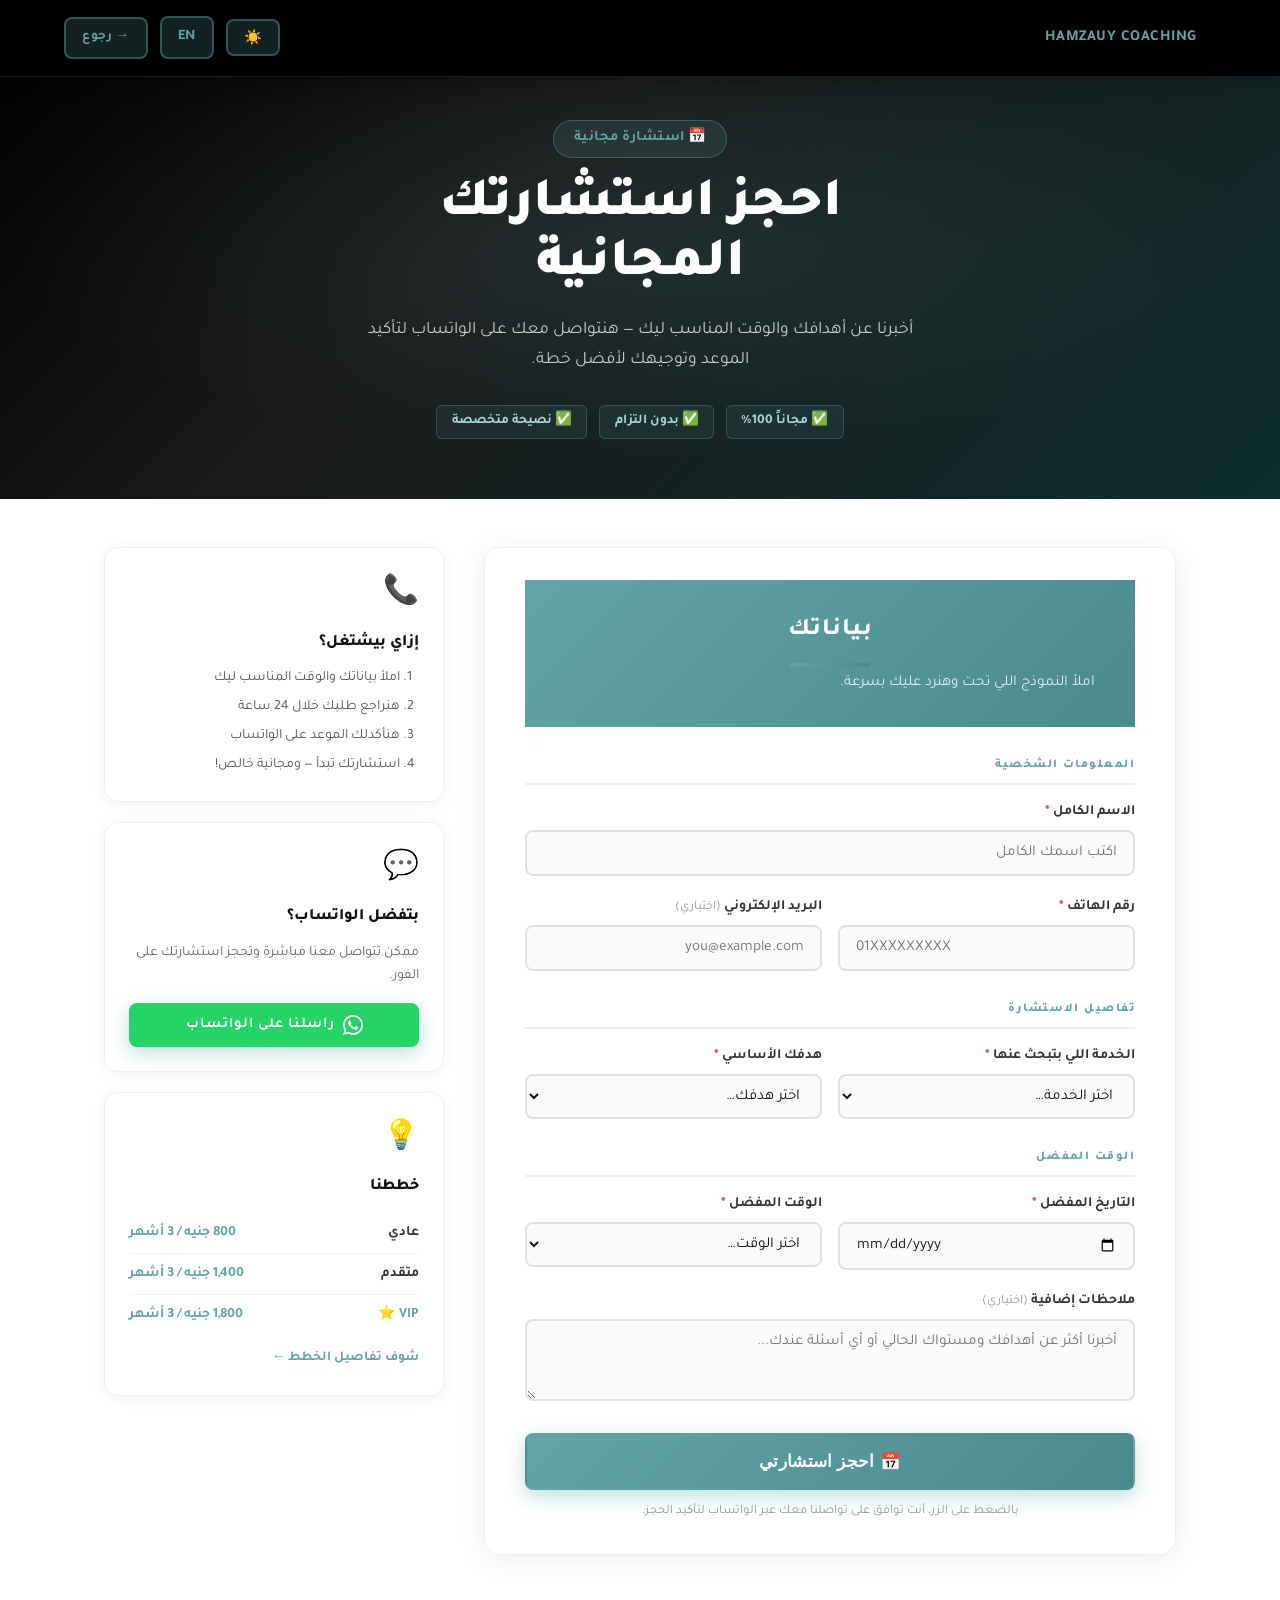
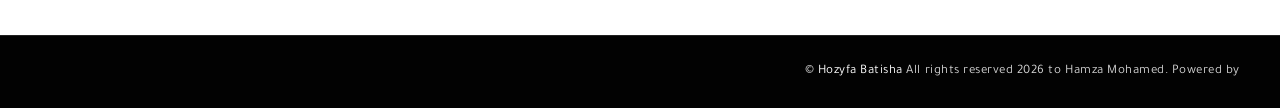
<file: consultation/consultation-ar.html>
<!DOCTYPE html>
<html lang="ar" dir="rtl">
<head>
    <meta charset="UTF-8">
    <meta name="viewport" content="width=device-width, initial-scale=1.0">
    <title>احجز استشارة - Hamzauy Coaching</title>
    <meta name="description" content="احجز استشارة مجانية مع Hamzauy Coaching. احصل على نصيحة شخصية في التدريب والتغذية والخطة المناسبة لأهدافك.">
    <link rel="icon" type="image/png" href="/media/favicon/favicon.ico">
    <link rel="shortcut icon" type="image/png" href="/media/favicon/favicon.ico">
    <link rel="manifest" href="/site.webmanifest">
    <meta name="theme-color" content="#63a4a8">
    <link href="https://fonts.googleapis.com/css2?family=Tajawal:wght@300;400;500;700;800;900&display=swap" rel="stylesheet">
    <link rel="stylesheet" href="../style.css">
    <link rel="stylesheet" href="consultation.css">
</head>
<body>
    <!-- Navigation -->
    <nav id="navbar" class="nav-scrolled-default">
        <div class="nav-logo"><a href="/ar/index.html" style="color:inherit;text-decoration:none;">Hamzauy Coaching</a></div>
        <div class="navbar-nav-right">
            <button id="darkModeToggle" class="toggle-btn" aria-label="تبديل الوضع الداكن">
                <span class="sun">☀️</span>
                <span class="moon">🌙</span>
            </button>
            <a href="../consultation/consultation-en.html" class="toggle-btn lang-btn"><span class="lang-text">EN</span></a>
            <a href="../ar/index.html" class="toggle-btn lang-btn" style="font-size:0.85rem;">→ رجوع</a>
        </div>
    </nav>

    <!-- Hero -->
    <section class="consult-hero">
        <div class="consult-hero-content">
            <div class="consult-hero-badge">📅 استشارة مجانية</div>
            <h1>احجز استشارتك<br>المجانية</h1>
            <p>أخبرنا عن أهدافك والوقت المناسب ليك — هنتواصل معك على الواتساب لتأكيد الموعد وتوجيهك لأفضل خطة.</p>
            <div class="consult-hero-perks">
                <span class="perk-tag">✅ مجاناً 100%</span>
                <span class="perk-tag">✅ بدون التزام</span>
                <span class="perk-tag">✅ نصيحة متخصصة</span>
            </div>
        </div>
    </section>

    <!-- Form Section -->
    <section class="consult-form-section">
        <div class="consult-form-wrapper">

            <!-- Success State -->
            <div id="successState" class="success-state hidden">
                <div class="success-icon">🎉</div>
                <h2>تم استلام الحجز!</h2>
                <p>تم إرسال طلب الاستشارة بنجاح. هنتواصل معك على الواتساب خلال 24 ساعة لتأكيد موعدك.</p>
                <div class="success-details" id="successDetails"></div>
                <div class="success-actions">
                    <a href="https://wa.me/201557403075" class="btn btn-primary" target="_blank" rel="noopener noreferrer">
                        💬 تواصل على الواتساب الآن
                    </a>
                    <a href="../ar/index.html" class="btn btn-book">→ العودة للرئيسية</a>
                </div>
            </div>

            <!-- Form -->
            <form id="consultForm" class="consult-form" novalidate>
                <div class="form-header">
                    <h2>بياناتك</h2>
                    <p>املأ النموذج اللي تحت وهنرد عليك بسرعة.</p>
                </div>

                <!-- Personal Info -->
                <div class="form-section-title">المعلومات الشخصية</div>
                <div class="form-row">
                    <div class="form-group">
                        <label for="fullName">الاسم الكامل <span class="required">*</span></label>
                        <input type="text" id="fullName" name="fullName" placeholder="اكتب اسمك الكامل" required autocomplete="name">
                        <span class="field-error" id="nameError">من فضلك اكتب اسمك الكامل</span>
                    </div>
                </div>

                <div class="form-row two-cols">
                    <div class="form-group">
                        <label for="phone">رقم الهاتف <span class="required">*</span></label>
                        <input type="tel" id="phone" name="phone" placeholder="01XXXXXXXXX" required autocomplete="tel" inputmode="numeric">
                        <span class="field-error" id="phoneError">اكتب رقم مصري صحيح (01XXXXXXXXX)</span>
                    </div>
                    <div class="form-group">
                        <label for="email">البريد الإلكتروني <span class="optional">(اختياري)</span></label>
                        <input type="email" id="email" name="email" placeholder="you@example.com" autocomplete="email">
                        <span class="field-error" id="emailError">اكتب بريد إلكتروني صحيح</span>
                    </div>
                </div>

                <!-- Service & Goal -->
                <div class="form-section-title">تفاصيل الاستشارة</div>
                <div class="form-row two-cols">
                    <div class="form-group">
                        <label for="serviceType">الخدمة اللي بتبحث عنها <span class="required">*</span></label>
                        <select id="serviceType" name="serviceType" required>
                            <option value="" disabled selected>اختر الخدمة…</option>
                            <option value="general">استشارة عامة</option>
                            <option value="training">خطة تدريب</option>
                            <option value="nutrition">خطة تغذية</option>
                            <option value="full">باقة كاملة (تدريب + تغذية)</option>
                            <option value="plan-advice">أي خطة تناسبني؟</option>
                        </select>
                        <span class="field-error" id="serviceError">من فضلك اختر خدمة</span>
                    </div>
                    <div class="form-group">
                        <label for="goal">هدفك الأساسي <span class="required">*</span></label>
                        <select id="goal" name="goal" required>
                            <option value="" disabled selected>اختر هدفك…</option>
                            <option value="weight-loss">إنقاص الوزن</option>
                            <option value="muscle-gain">بناء العضلات</option>
                            <option value="fitness">لياقة عامة</option>
                            <option value="body-recomp">إعادة تشكيل الجسم</option>
                            <option value="other">غير ذلك</option>
                        </select>
                        <span class="field-error" id="goalError">من فضلك اختر هدفك</span>
                    </div>
                </div>

                <!-- Preferred Date/Time -->
                <div class="form-section-title">الوقت المفضل</div>
                <div class="form-row two-cols">
                    <div class="form-group">
                        <label for="preferredDate">التاريخ المفضل <span class="required">*</span></label>
                        <input type="date" id="preferredDate" name="preferredDate" required>
                        <span class="field-error" id="dateError">من فضلك اختر تاريخ (اليوم أو بعده)</span>
                    </div>
                    <div class="form-group">
                        <label for="preferredTime">الوقت المفضل <span class="required">*</span></label>
                        <select id="preferredTime" name="preferredTime" required>
                            <option value="" disabled selected>اختر الوقت…</option>
                            <option value="09:00">9:00 صباحاً</option>
                            <option value="10:00">10:00 صباحاً</option>
                            <option value="11:00">11:00 صباحاً</option>
                            <option value="12:00">12:00 ظهراً</option>
                            <option value="13:00">1:00 ظهراً</option>
                            <option value="14:00">2:00 مساءً</option>
                            <option value="15:00">3:00 مساءً</option>
                            <option value="16:00">4:00 مساءً</option>
                            <option value="17:00">5:00 مساءً</option>
                            <option value="18:00">6:00 مساءً</option>
                            <option value="19:00">7:00 مساءً</option>
                            <option value="20:00">8:00 مساءً</option>
                            <option value="21:00">9:00 مساءً</option>
                        </select>
                        <span class="field-error" id="timeError">من فضلك اختر وقتاً مفضلاً</span>
                    </div>
                </div>

                <!-- Notes -->
                <div class="form-row">
                    <div class="form-group">
                        <label for="notes">ملاحظات إضافية <span class="optional">(اختياري)</span></label>
                        <textarea id="notes" name="notes" rows="3" placeholder="أخبرنا أكثر عن أهدافك ومستواك الحالي أو أي أسئلة عندك..."></textarea>
                    </div>
                </div>

                <!-- Submit -->
                <div class="form-submit-row">
                    <button type="submit" class="btn btn-book btn-submit" id="submitBtn">
                        <span id="submitText">📅 احجز استشارتي</span>
                        <span id="submitSpinner" class="spinner hidden"></span>
                    </button>
                    <p class="submit-note">بالضغط على الزر، أنت توافق على تواصلنا معك عبر الواتساب لتأكيد الحجز.</p>
                </div>

                <!-- Error Banner -->
                <div id="formError" class="form-error-banner hidden">
                    <span>⚠️</span>
                    <span id="formErrorText">حدث خطأ. من فضلك حاول مرة أخرى أو تواصل معنا مباشرة على الواتساب.</span>
                </div>
            </form>
        </div>

        <!-- Side Info -->
        <div class="consult-info-panel">
            <div class="info-card">
                <div class="info-card-icon">📞</div>
                <h3>إزاي بيشتغل؟</h3>
                <ol class="info-steps">
                    <li>املأ بياناتك والوقت المناسب ليك</li>
                    <li>هنراجع طلبك خلال 24 ساعة</li>
                    <li>هنأكدلك الموعد على الواتساب</li>
                    <li>استشارتك تبدأ — ومجانية خالص!</li>
                </ol>
            </div>
            <div class="info-card">
                <div class="info-card-icon">💬</div>
                <h3>بتفضل الواتساب؟</h3>
                <p>ممكن تتواصل معنا مباشرة وتحجز استشارتك على الفور.</p>
                <a href="https://wa.me/201557403075?text=%D9%85%D8%B1%D8%AD%D8%A8%D8%A7%D8%8C%20%D8%B9%D8%A7%D9%8A%D8%B2%20%D8%A3%D8%AD%D8%AC%D8%B2%20%D8%A7%D8%B3%D8%AA%D8%B4%D8%A7%D8%B1%D8%A9." class="btn btn-whatsapp" target="_blank" rel="noopener noreferrer">
                    <svg viewBox="0 0 24 24" fill="currentColor" width="20" height="20"><path d="M17.472 14.382c-.297-.149-1.758-.867-2.03-.967-.273-.099-.471-.148-.67.15-.197.297-.767.966-.94 1.164-.173.199-.347.223-.644.075-.297-.15-1.255-.463-2.39-1.475-.883-.788-1.48-1.761-1.653-2.059-.173-.297-.018-.458.13-.606.134-.133.298-.347.446-.52.149-.174.198-.298.298-.497.099-.198.05-.371-.025-.52-.075-.149-.669-1.612-.916-2.207-.242-.579-.487-.5-.669-.51-.173-.008-.371-.01-.57-.01-.198 0-.52.074-.792.372-.272.297-1.04 1.016-1.04 2.479 0 1.462 1.065 2.875 1.213 3.074.149.198 2.096 3.2 5.077 4.487.709.306 1.262.489 1.694.625.712.227 1.36.195 1.871.118.571-.085 1.758-.719 2.006-1.413.248-.694.248-1.289.173-1.413-.074-.124-.272-.198-.57-.347m-5.421 7.403h-.004a9.87 9.87 0 01-5.031-1.378l-.361-.214-3.741.982.998-3.648-.235-.374a9.86 9.86 0 01-1.51-5.26c.001-5.45 4.436-9.884 9.888-9.884 2.64 0 5.122 1.03 6.988 2.898a9.825 9.825 0 012.893 6.994c-.003 5.45-4.437 9.884-9.885 9.884m8.413-18.297A11.815 11.815 0 0012.05 0C5.495 0 .16 5.335.157 11.892c0 2.096.547 4.142 1.588 5.945L.057 24l6.305-1.654a11.882 11.882 0 005.683 1.448h.005c6.554 0 11.89-5.335 11.893-11.893a11.821 11.821 0 00-3.48-8.413Z"/></svg>
                    راسلنا على الواتساب
                </a>
            </div>
            <div class="info-card info-card-plans">
                <div class="info-card-icon">💡</div>
                <h3>خططنا</h3>
                <div class="mini-plan">
                    <span class="mini-plan-name">عادي</span>
                    <span class="mini-plan-price">800 جنيه / 3 أشهر</span>
                </div>
                <div class="mini-plan">
                    <span class="mini-plan-name">متقدم</span>
                    <span class="mini-plan-price">1,400 جنيه / 3 أشهر</span>
                </div>
                <div class="mini-plan featured-plan">
                    <span class="mini-plan-name">VIP ⭐</span>
                    <span class="mini-plan-price">1,800 جنيه / 3 أشهر</span>
                </div>
                <a href="../ar/index.html#pricing" class="link-see-plans">شوف تفاصيل الخطط ←</a>
            </div>
        </div>
    </section>

    <footer class="site-credits" aria-label="Site credits">
        <div class="site-credits-inner">
            <p class="site-credits-text"><a href="https://hozyfa-batisha.github.io/Hozyfa-Batisha.io/" target="_blank" rel="noopener noreferrer">Hozyfa Batisha</a> All rights reserved 2026 to Hamza Mohamed. Powered by © </p>
        </div>
    </footer>

    <script src="consultation-ar.js"></script>
</body>
</html>
</file>
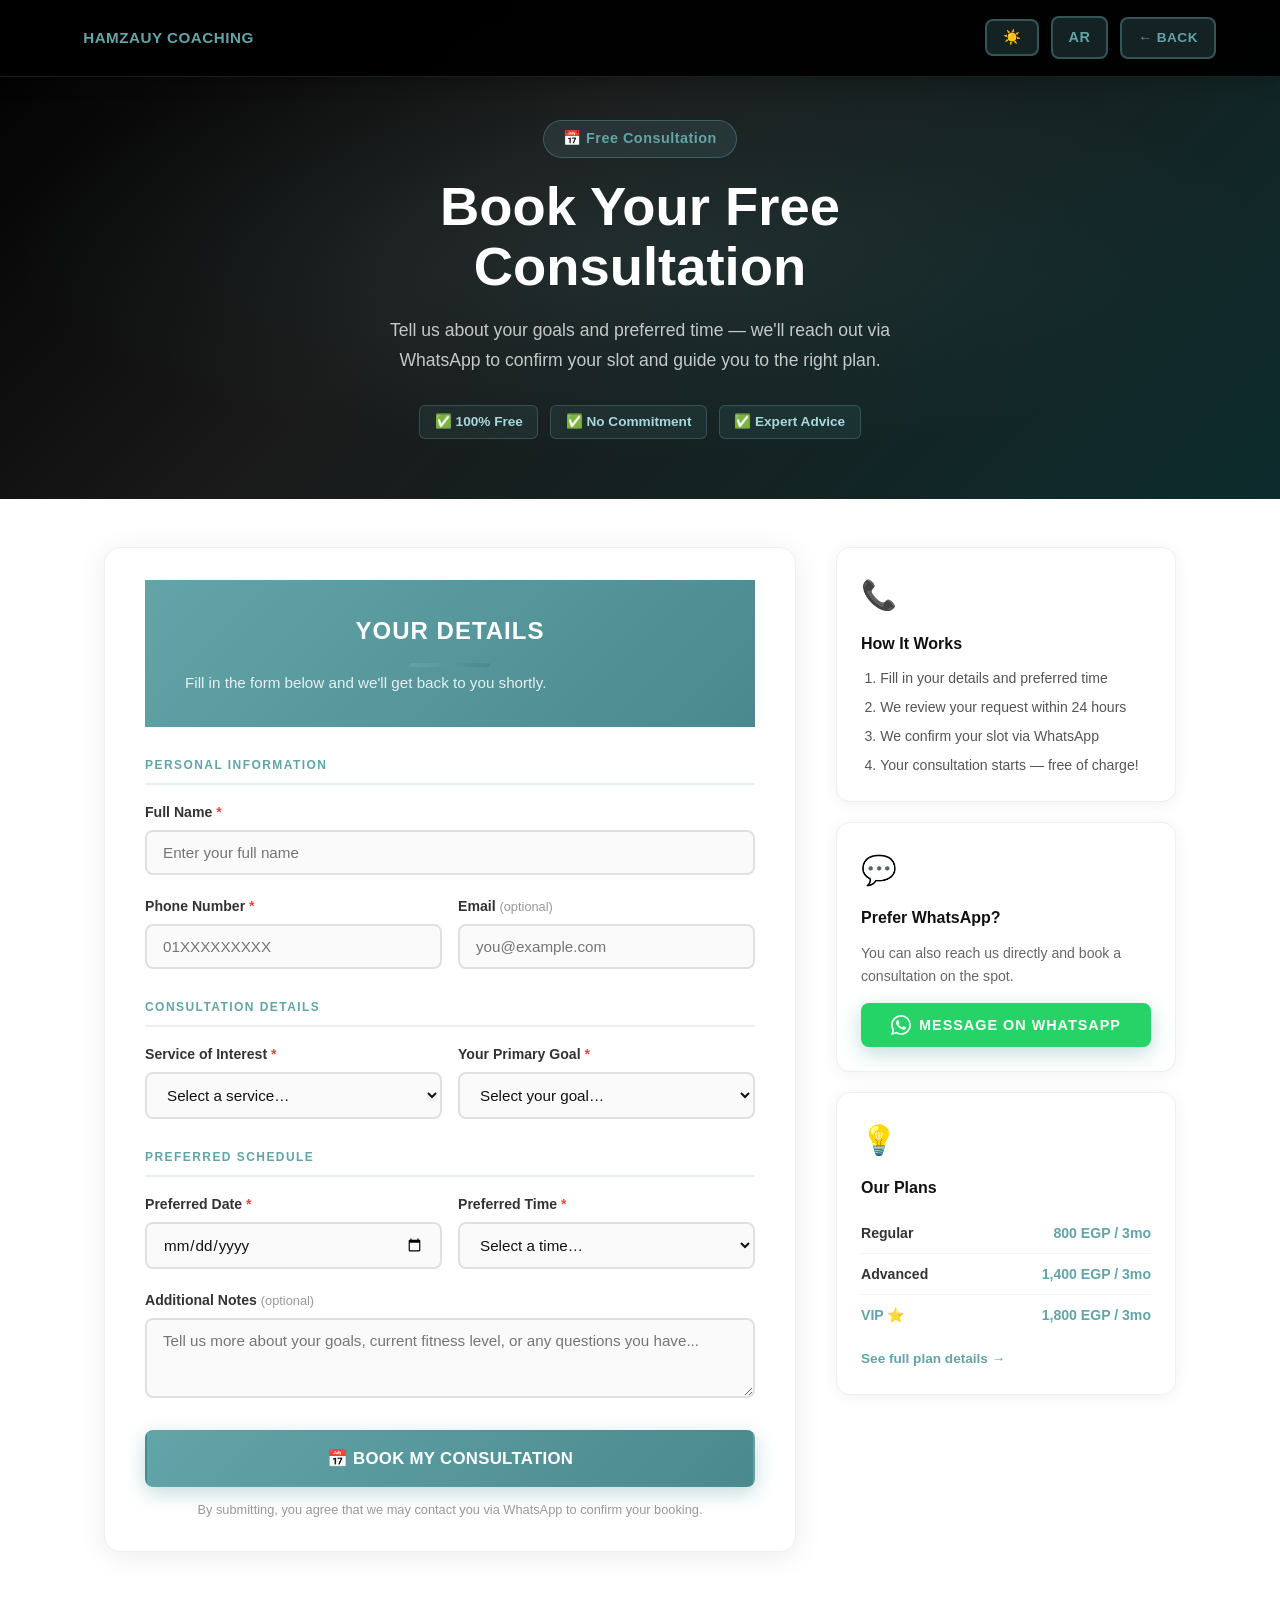
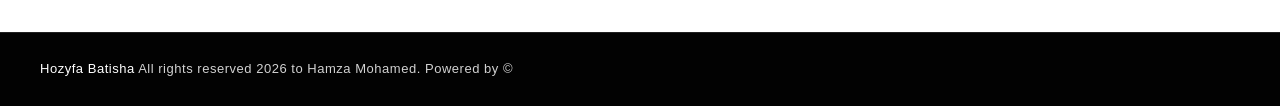
<file: consultation/consultation-en.html>
<!DOCTYPE html>
<html lang="en" dir="ltr">
<head>
    <meta charset="UTF-8">
    <meta name="viewport" content="width=device-width, initial-scale=1.0">
    <title>Book a Consultation - Hamzauy Coaching</title>
    <meta name="description" content="Book a free consultation with Hamzauy Coaching. Get personalized advice on training, nutrition and the right plan for your goals.">
    <link rel="icon" type="image/png" href="/media/favicon/favicon.ico">
    <link rel="shortcut icon" type="image/png" href="/media/favicon/favicon.ico">
    <link rel="manifest" href="/site.webmanifest">
    <meta name="theme-color" content="#63a4a8">
    <link href="https://fonts.googleapis.com/css2?family=Tajawal:wght@300;400;500;700;800;900&display=swap" rel="stylesheet">
    <link rel="stylesheet" href="../style.css">
    <link rel="stylesheet" href="consultation.css">
</head>
<body>
    <!-- Navigation -->
    <nav id="navbar" class="nav-scrolled-default">
        <div class="nav-logo"><a href="/index.html" style="color:inherit;text-decoration:none;">Hamzauy Coaching</a></div>
        <div class="navbar-nav-right">
            <button id="darkModeToggle" class="toggle-btn" aria-label="Toggle dark mode">
                <span class="sun">☀️</span>
                <span class="moon">🌙</span>
            </button>
            <a href="/consultation/consultation-ar.html" class="toggle-btn lang-btn"><span class="lang-text">AR</span></a>
            <a href="/index.html" class="toggle-btn lang-btn" style="font-size:0.85rem;">← Back</a>
        </div>
    </nav>

    <!-- Hero -->
    <section class="consult-hero">
        <div class="consult-hero-content">
            <div class="consult-hero-badge">📅 Free Consultation</div>
            <h1>Book Your Free<br>Consultation</h1>
            <p>Tell us about your goals and preferred time — we'll reach out via WhatsApp to confirm your slot and guide you to the right plan.</p>
            <div class="consult-hero-perks">
                <span class="perk-tag">✅ 100% Free</span>
                <span class="perk-tag">✅ No Commitment</span>
                <span class="perk-tag">✅ Expert Advice</span>
            </div>
        </div>
    </section>

    <!-- Form Section -->
    <section class="consult-form-section">
        <div class="consult-form-wrapper">

            <!-- Success State -->
            <div id="successState" class="success-state hidden">
                <div class="success-icon">🎉</div>
                <h2>Booking Received!</h2>
                <p>Your consultation request has been submitted successfully. We'll contact you via WhatsApp within 24 hours to confirm your slot.</p>
                <div class="success-details" id="successDetails"></div>
                <div class="success-actions">
                    <a href="https://wa.me/201557403075" class="btn btn-primary" target="_blank" rel="noopener noreferrer">
                        💬 Chat on WhatsApp Now
                    </a>
                    <a href="/index.html" class="btn btn-book">← Back to Home</a>
                </div>
            </div>

            <!-- Form -->
            <form id="consultForm" class="consult-form" novalidate>
                <div class="form-header">
                    <h2>Your Details</h2>
                    <p>Fill in the form below and we'll get back to you shortly.</p>
                </div>

                <!-- Personal Info -->
                <div class="form-section-title">Personal Information</div>
                <div class="form-row">
                    <div class="form-group">
                        <label for="fullName">Full Name <span class="required">*</span></label>
                        <input type="text" id="fullName" name="fullName" placeholder="Enter your full name" required autocomplete="name">
                        <span class="field-error" id="nameError">Please enter your full name</span>
                    </div>
                </div>

                <div class="form-row two-cols">
                    <div class="form-group">
                        <label for="phone">Phone Number <span class="required">*</span></label>
                        <input type="tel" id="phone" name="phone" placeholder="01XXXXXXXXX" required autocomplete="tel" inputmode="numeric">
                        <span class="field-error" id="phoneError">Enter a valid Egyptian number (01XXXXXXXXX)</span>
                    </div>
                    <div class="form-group">
                        <label for="email">Email <span class="optional">(optional)</span></label>
                        <input type="email" id="email" name="email" placeholder="you@example.com" autocomplete="email">
                        <span class="field-error" id="emailError">Enter a valid email address</span>
                    </div>
                </div>

                <!-- Service & Goal -->
                <div class="form-section-title">Consultation Details</div>
                <div class="form-row two-cols">
                    <div class="form-group">
                        <label for="serviceType">Service of Interest <span class="required">*</span></label>
                        <select id="serviceType" name="serviceType" required>
                            <option value="" disabled selected>Select a service…</option>
                            <option value="general">General Consultation</option>
                            <option value="training">Training Plan</option>
                            <option value="nutrition">Nutrition Plan</option>
                            <option value="full">Full Package (Training + Nutrition)</option>
                            <option value="plan-advice">Which plan should I pick?</option>
                        </select>
                        <span class="field-error" id="serviceError">Please select a service</span>
                    </div>
                    <div class="form-group">
                        <label for="goal">Your Primary Goal <span class="required">*</span></label>
                        <select id="goal" name="goal" required>
                            <option value="" disabled selected>Select your goal…</option>
                            <option value="weight-loss">Weight Loss</option>
                            <option value="muscle-gain">Muscle Gain</option>
                            <option value="fitness">General Fitness</option>
                            <option value="body-recomp">Body Recomposition</option>
                            <option value="other">Other</option>
                        </select>
                        <span class="field-error" id="goalError">Please select your goal</span>
                    </div>
                </div>

                <!-- Preferred Date/Time -->
                <div class="form-section-title">Preferred Schedule</div>
                <div class="form-row two-cols">
                    <div class="form-group">
                        <label for="preferredDate">Preferred Date <span class="required">*</span></label>
                        <input type="date" id="preferredDate" name="preferredDate" required>
                        <span class="field-error" id="dateError">Please select a date (today or later)</span>
                    </div>
                    <div class="form-group">
                        <label for="preferredTime">Preferred Time <span class="required">*</span></label>
                        <select id="preferredTime" name="preferredTime" required>
                            <option value="" disabled selected>Select a time…</option>
                            <option value="09:00">9:00 AM</option>
                            <option value="10:00">10:00 AM</option>
                            <option value="11:00">11:00 AM</option>
                            <option value="12:00">12:00 PM</option>
                            <option value="13:00">1:00 PM</option>
                            <option value="14:00">2:00 PM</option>
                            <option value="15:00">3:00 PM</option>
                            <option value="16:00">4:00 PM</option>
                            <option value="17:00">5:00 PM</option>
                            <option value="18:00">6:00 PM</option>
                            <option value="19:00">7:00 PM</option>
                            <option value="20:00">8:00 PM</option>
                            <option value="21:00">9:00 PM</option>
                        </select>
                        <span class="field-error" id="timeError">Please select a preferred time</span>
                    </div>
                </div>

                <!-- Notes -->
                <div class="form-row">
                    <div class="form-group">
                        <label for="notes">Additional Notes <span class="optional">(optional)</span></label>
                        <textarea id="notes" name="notes" rows="3" placeholder="Tell us more about your goals, current fitness level, or any questions you have..."></textarea>
                    </div>
                </div>

                <!-- Submit -->
                <div class="form-submit-row">
                    <button type="submit" class="btn btn-book btn-submit" id="submitBtn">
                        <span id="submitText">📅 Book My Consultation</span>
                        <span id="submitSpinner" class="spinner hidden"></span>
                    </button>
                    <p class="submit-note">By submitting, you agree that we may contact you via WhatsApp to confirm your booking.</p>
                </div>

                <!-- Error Banner -->
                <div id="formError" class="form-error-banner hidden">
                    <span>⚠️</span>
                    <span id="formErrorText">Something went wrong. Please try again or contact us directly on WhatsApp.</span>
                </div>
            </form>
        </div>

        <!-- Side Info -->
        <div class="consult-info-panel">
            <div class="info-card">
                <div class="info-card-icon">📞</div>
                <h3>How It Works</h3>
                <ol class="info-steps">
                    <li>Fill in your details and preferred time</li>
                    <li>We review your request within 24 hours</li>
                    <li>We confirm your slot via WhatsApp</li>
                    <li>Your consultation starts — free of charge!</li>
                </ol>
            </div>
            <div class="info-card">
                <div class="info-card-icon">💬</div>
                <h3>Prefer WhatsApp?</h3>
                <p>You can also reach us directly and book a consultation on the spot.</p>
                <a href="https://wa.me/201557403075?text=Hello%2C%20I'd%20like%20to%20book%20a%20consultation." class="btn btn-whatsapp" target="_blank" rel="noopener noreferrer">
                    <svg viewBox="0 0 24 24" fill="currentColor" width="20" height="20"><path d="M17.472 14.382c-.297-.149-1.758-.867-2.03-.967-.273-.099-.471-.148-.67.15-.197.297-.767.966-.94 1.164-.173.199-.347.223-.644.075-.297-.15-1.255-.463-2.39-1.475-.883-.788-1.48-1.761-1.653-2.059-.173-.297-.018-.458.13-.606.134-.133.298-.347.446-.52.149-.174.198-.298.298-.497.099-.198.05-.371-.025-.52-.075-.149-.669-1.612-.916-2.207-.242-.579-.487-.5-.669-.51-.173-.008-.371-.01-.57-.01-.198 0-.52.074-.792.372-.272.297-1.04 1.016-1.04 2.479 0 1.462 1.065 2.875 1.213 3.074.149.198 2.096 3.2 5.077 4.487.709.306 1.262.489 1.694.625.712.227 1.36.195 1.871.118.571-.085 1.758-.719 2.006-1.413.248-.694.248-1.289.173-1.413-.074-.124-.272-.198-.57-.347m-5.421 7.403h-.004a9.87 9.87 0 01-5.031-1.378l-.361-.214-3.741.982.998-3.648-.235-.374a9.86 9.86 0 01-1.51-5.26c.001-5.45 4.436-9.884 9.888-9.884 2.64 0 5.122 1.03 6.988 2.898a9.825 9.825 0 012.893 6.994c-.003 5.45-4.437 9.884-9.885 9.884m8.413-18.297A11.815 11.815 0 0012.05 0C5.495 0 .16 5.335.157 11.892c0 2.096.547 4.142 1.588 5.945L.057 24l6.305-1.654a11.882 11.882 0 005.683 1.448h.005c6.554 0 11.89-5.335 11.893-11.893a11.821 11.821 0 00-3.48-8.413Z"/></svg>
                    Message on WhatsApp
                </a>
            </div>
            <div class="info-card info-card-plans">
                <div class="info-card-icon">💡</div>
                <h3>Our Plans</h3>
                <div class="mini-plan">
                    <span class="mini-plan-name">Regular</span>
                    <span class="mini-plan-price">800 EGP / 3mo</span>
                </div>
                <div class="mini-plan">
                    <span class="mini-plan-name">Advanced</span>
                    <span class="mini-plan-price">1,400 EGP / 3mo</span>
                </div>
                <div class="mini-plan featured-plan">
                    <span class="mini-plan-name">VIP ⭐</span>
                    <span class="mini-plan-price">1,800 EGP / 3mo</span>
                </div>
                <a href="/index.html#pricing" class="link-see-plans">See full plan details →</a>
            </div>
        </div>
    </section>

    <footer class="site-credits" aria-label="Site credits">
        <div class="site-credits-inner">
            <p class="site-credits-text"><a href="https://hozyfa-batisha.github.io/Hozyfa-Batisha.io/" target="_blank" rel="noopener noreferrer">Hozyfa Batisha</a> All rights reserved 2026 to Hamza Mohamed. Powered by ©</p>
        </div>
    </footer>

    <script src="consultation-en.js"></script>
</body>
</html>
</file>
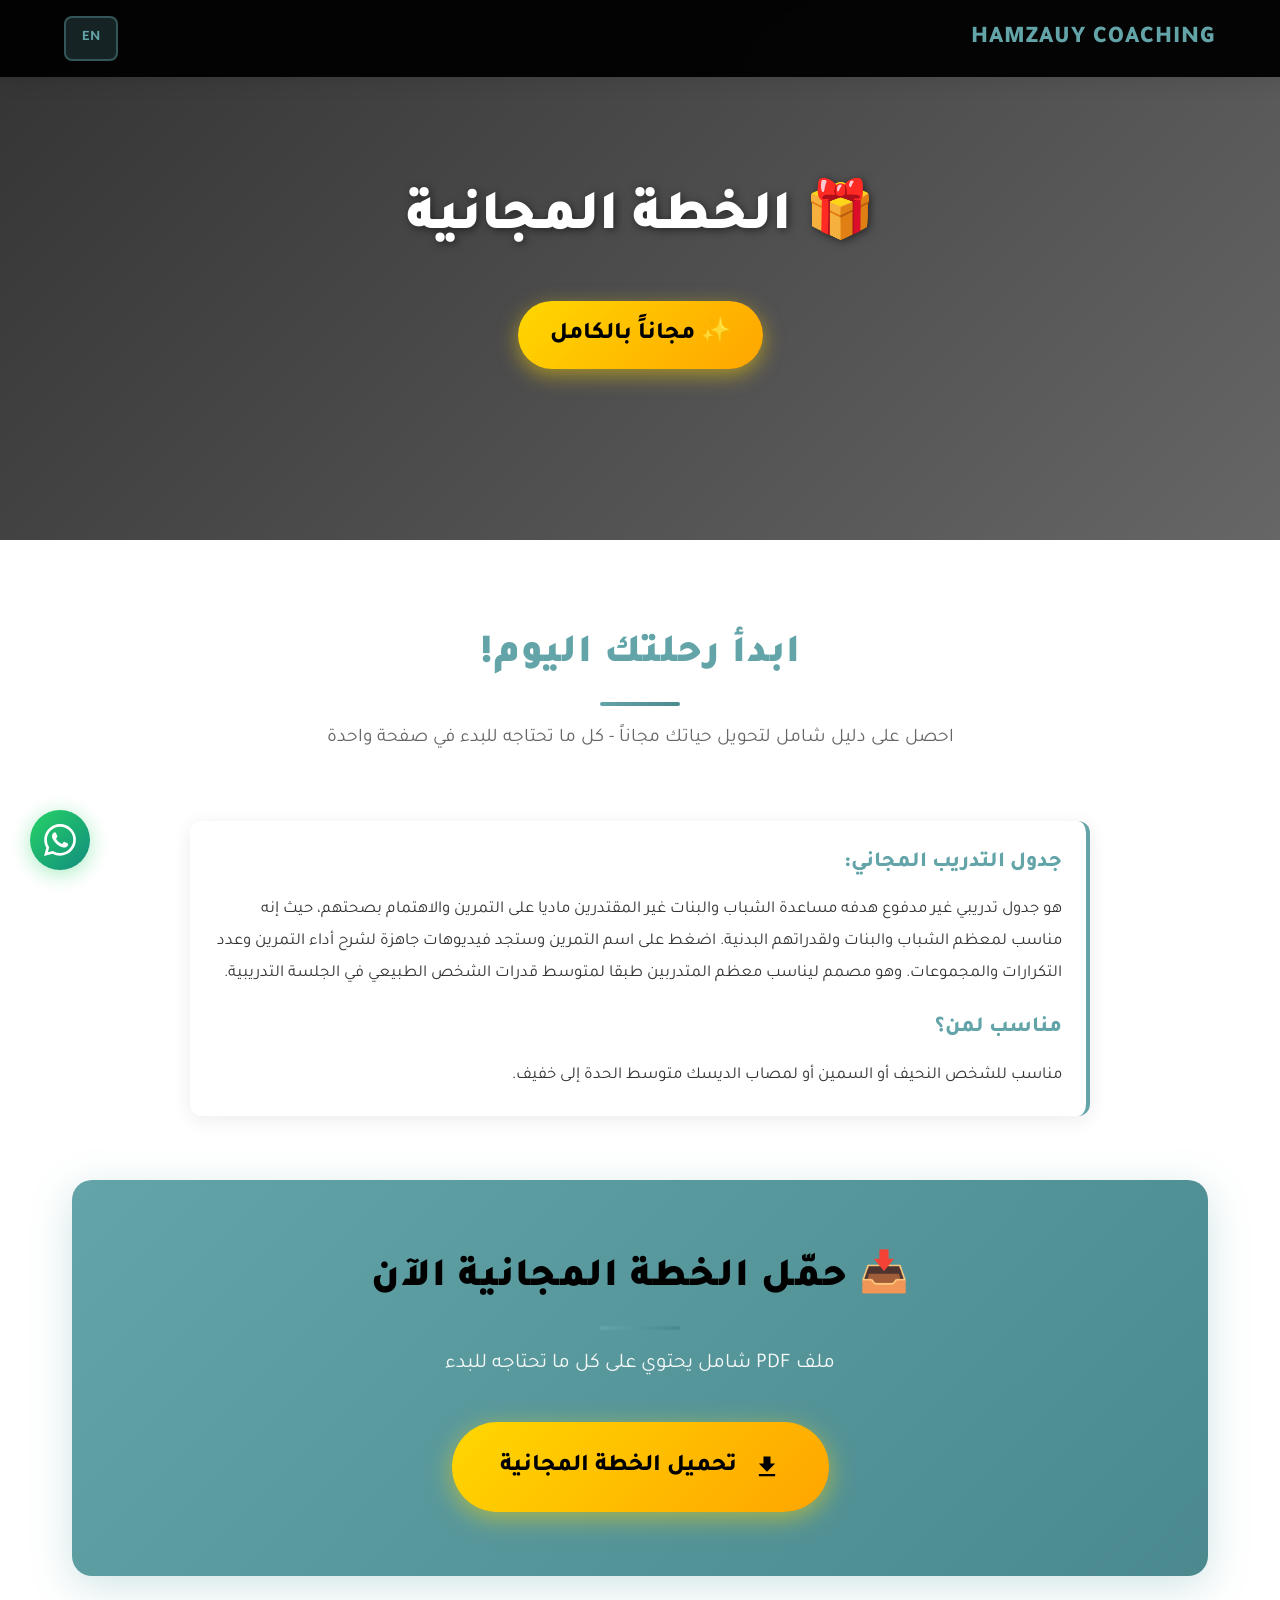
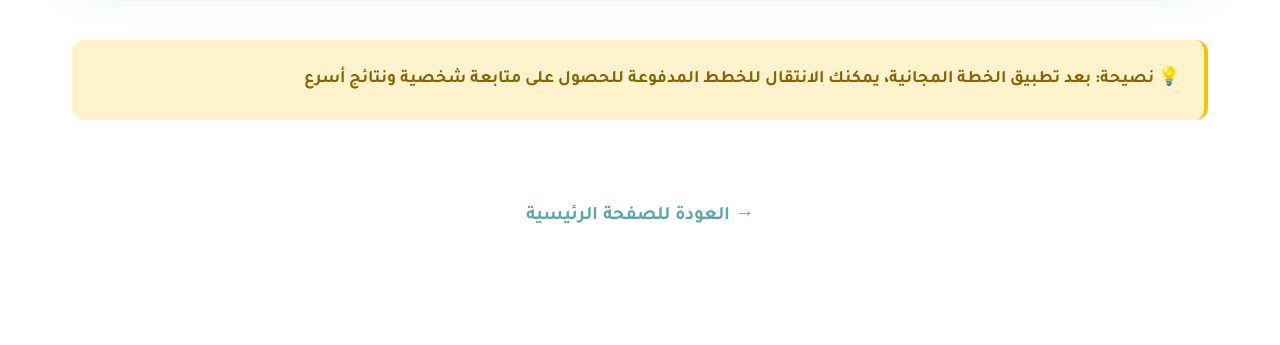
<file: free-plan-page/free-plan-ar.html>
<!DOCTYPE html>
<html lang="ar" dir="rtl">
<head>
    <meta charset="UTF-8">
    <meta name="viewport" content="width=device-width, initial-scale=1.0">
    <title>الخطة المجانية - Hamzauy Coaching</title>
    <!-- Favicon -->
    <link rel="icon" type="image/png" href="/media/favicon/favicon.ico">
    <link rel="shortcut icon" type="image/png" href="/media/favicon/favicon.ico">
    <link rel="apple-touch-icon" sizes="180x180" href="/apple-touch-icon.png">
    <link rel="icon" type="image/png" sizes="32x32" href="/media/favicon/favicon-32x32.png">
    <link rel="icon" type="image/png" sizes="16x16" href="/media/favicon/favicon-16x16.png">
    <link rel="manifest" href="/site.webmanifest">
    <meta name="theme-color" content="#63a4a8">
    <link href="https://fonts.googleapis.com/css2?family=Tajawal:wght@300;400;500;700;800;900&display=swap" rel="stylesheet">
    <link rel="stylesheet" href="../ar/style.css">
    <style>
        .free-plan-hero {
            min-height: 60vh;
            background: linear-gradient(135deg, rgba(0,0,0,0.8), rgba(0,0,0,0.6)), 
                        url('https://images.unsplash.com/photo-1534438327276-14e5300c3a48?w=1920') center/cover;
            display: flex;
            align-items: center;
            justify-content: center;
            text-align: center;
            color: #ffffff;
            padding: 2rem;
        }

        .free-plan-hero h1 {
            font-size: 3.5rem;
            font-weight: 900;
            margin-bottom: 1rem;
            text-shadow: 2px 2px 8px rgba(0,0,0,0.5);
        }

        .free-plan-hero .badge-free {
            display: inline-block;
            background: linear-gradient(135deg, #ffd700, #ffa500);
            color: #000000;
            padding: 0.8rem 2rem;
            border-radius: 50px;
            font-weight: 800;
            font-size: 1.5rem;
            margin-top: 1rem;
            box-shadow: 0 6px 20px rgba(255, 215, 0, 0.5);
            animation: pulse-glow 2s infinite;
        }

        .free-plan-content {
            max-width: 1200px;
            margin: 0 auto;
            padding: 5rem 2rem;
        }

        .section-title {
            text-align: center;
            font-size: 2.5rem;
            font-weight: 900;
            margin-bottom: 1rem;
            color: #63a4a8;
        }

        .section-subtitle {
            text-align: center;
            font-size: 1.2rem;
            color: #666;
            margin-bottom: 4rem;
            line-height: 1.8;
        }

        body.dark-mode .section-subtitle {
            color: #aaa;
        }

        .plan-details {
            background: #ffffff;
            border-right: 4px solid #63a4a8;
            border-radius: 12px;
            padding: 1.5rem;
            margin: 0 auto 3rem;
            max-width: 900px;
            box-shadow: 0 4px 20px rgba(0,0,0,0.08);
        }

        body.dark-mode .plan-details {
            background: #1a1a1a;
            box-shadow: 0 4px 20px rgba(0,0,0,0.3);
        }

        .plan-details h3 {
            color: #63a4a8;
            font-size: 1.35rem;
            margin: 0 0 0.75rem;
            font-weight: 800;
        }

        .plan-details p {
            margin: 0 0 1.25rem;
            line-height: 1.9;
            color: #333333;
            font-size: 1.05rem;
        }

        .plan-details p:last-child {
            margin-bottom: 0;
        }

        body.dark-mode .plan-details p {
            color: #dddddd;
        }

        .features-grid-free {
            display: grid;
            grid-template-columns: repeat(auto-fit, minmax(280px, 1fr));
            gap: 2rem;
            margin-bottom: 4rem;
        }

        .feature-card-free {
            background: #ffffff;
            padding: 2.5rem;
            border-radius: 16px;
            box-shadow: 0 4px 20px rgba(0,0,0,0.1);
            transition: all 0.3s;
            text-align: center;
            border-right: 4px solid #63a4a8;
        }

        body.dark-mode .feature-card-free {
            background: #1a1a1a;
            box-shadow: 0 4px 20px rgba(0,0,0,0.3);
        }

        .feature-card-free:hover {
            transform: translateY(-10px);
            box-shadow: 0 10px 30px rgba(99,164,168,0.3);
        }

        .feature-card-free .icon {
            font-size: 4rem;
            margin-bottom: 1.5rem;
        }

        .feature-card-free h3 {
            font-size: 1.5rem;
            font-weight: 800;
            color: #000000;
            margin-bottom: 1rem;
        }

        body.dark-mode .feature-card-free h3 {
            color: #ffffff;
        }

        .feature-card-free p {
            color: #666;
            line-height: 1.6;
            font-size: 1.1rem;
        }

        body.dark-mode .feature-card-free p {
            color: #aaa;
        }

        .download-section {
            background: linear-gradient(135deg, #63a4a8, #4a8a8e);
            padding: 4rem 2rem;
            border-radius: 20px;
            text-align: center;
            color: #ffffff;
            margin: 4rem 0;
            box-shadow: 0 10px 40px rgba(99,164,168,0.3);
        }

        .download-section h2 {
            font-size: 2.5rem;
            font-weight: 900;
            margin-bottom: 1rem;
        }

        .download-section p {
            font-size: 1.3rem;
            margin-bottom: 2.5rem;
            opacity: 0.95;
        }

        .btn-download-free {
            display: inline-flex;
            align-items: center;
            gap: 1rem;
            background: linear-gradient(135deg, #ffd700, #ffa500);
            color: #000000;
            padding: 1.5rem 3rem;
            border-radius: 50px;
            font-size: 1.5rem;
            font-weight: 800;
            text-decoration: none;
            transition: all 0.3s;
            box-shadow: 0 6px 25px rgba(255, 215, 0, 0.5);
        }

        .btn-download-free:hover {
            transform: translateY(-5px);
            box-shadow: 0 12px 35px rgba(255, 215, 0, 0.7);
            background: linear-gradient(135deg, #ffed4e, #ffb700);
        }

        .btn-download-free svg {
            width: 28px;
            height: 28px;
        }

        .note-box {
            background: #fff3cd;
            border-right: 4px solid #ffc107;
            padding: 1.5rem;
            border-radius: 12px;
            margin: 3rem 0;
        }

        body.dark-mode .note-box {
            background: #3a3a1a;
            border-color: #ffa500;
        }

        .note-box p {
            color: #856404;
            margin: 0;
            font-weight: 600;
            font-size: 1.1rem;
            line-height: 1.8;
        }

        body.dark-mode .note-box p {
            color: #ffd700;
        }

        .back-link-section {
            text-align: center;
            padding: 2rem 0;
        }

        .back-link-section a {
            color: #63a4a8;
            text-decoration: none;
            font-weight: 700;
            font-size: 1.2rem;
            transition: color 0.3s;
        }

        .back-link-section a:hover {
            color: #4a8a8e;
        }

        @media (max-width: 768px) {
            .free-plan-hero h1 {
                font-size: 2.5rem;
            }

            .section-title {
                font-size: 2rem;
            }

            .features-grid-free {
                grid-template-columns: 1fr;
            }

            .btn-download-free {
                width: 100%;
                justify-content: center;
                padding: 1.2rem 2rem;
                font-size: 1.2rem;
            }
        }
    </style>
</head>
<body>
    <!-- Navigation -->
    <nav id="navbar">
        <div class="nav-logo">Hamzauy Coaching</div>
        
        <button class="navbar-toggler collapsed" type="button" id="navbarToggle">
            <span class="hamburger-box">
                <span class="hamburger-inner"></span>
            </span>
        </button>
        
        <div class="navbar-collapse collapse" id="navbarContent">
            <!-- <ul class="navbar-nav">
                <li class="nav-item">
                    <a class="nav-link" href="ar/index.html#home">الرئيسية</a>
                </li>
                <li class="nav-item">
                    <a class="nav-link" href="ar/index.html#pricing">الخطط</a>
                </li>
                <li class="nav-item">
                    <a class="nav-link" href="ar/index.html#reviews">التقييمات</a>
                </li>
                <li class="nav-item">
                    <a class="nav-link" href="ar/index.html#faq">الأسئلة</a>
                </li>
            </ul> -->
            
            <div class="navbar-controls">
                <!-- <button id="darkModeToggle" class="toggle-btn">
                    <span class="sun">☀️</span>
                    <span class="moon">🌙</span>
                </button> -->
                <a href="free-plan-en.html" class="toggle-btn lang-btn">
                    <span class="lang-text">EN</span>
                </a>
            </div>
        </div>
    </nav>

    <!-- Hero Section -->
    <section class="free-plan-hero">
        <div>
            <h1>🎁 الخطة المجانية</h1>
            <div class="badge-free">✨ مجاناً بالكامل</div>
        </div>
    </section>

    <!-- Content -->
    <div class="free-plan-content">
        <h2 class="section-title">ابدأ رحلتك اليوم!</h2>
        <p class="section-subtitle">احصل على دليل شامل لتحويل حياتك مجاناً - كل ما تحتاجه للبدء في صفحة واحدة</p>

        <div class="plan-details">
            <h3>جدول التدريب المجاني:</h3>
            <p>هو جدول تدريبي غير مدفوع هدفه مساعدة الشباب والبنات غير المقتدرين ماديا على التمرين والاهتمام بصحتهم، حيث إنه مناسب لمعظم الشباب والبنات ولقدراتهم البدنية. اضغط على اسم التمرين وستجد فيديوهات جاهزة لشرح أداء التمرين وعدد التكرارات والمجموعات. وهو مصمم ليناسب معظم المتدربين طبقا لمتوسط قدرات الشخص الطبيعي في الجلسة التدريبية.</p>
            <h3>مناسب لمن؟</h3>
            <p>مناسب للشخص النحيف أو السمين أو لمصاب الديسك متوسط الحدة إلى خفيف.</p>
        </div>

        <!-- Features Grid -->
        <!-- <div class="features-grid-free">
            <div class="feature-card-free">
                <div class="icon">🍎</div>
                <h3>نظام غذائي أساسي</h3>
                <p>خطة غذائية مبسطة وفعالة للبدء</p>
            </div>

            <div class="feature-card-free">
                <div class="icon">💪</div>
                <h3>تمارين أساسية</h3>
                <p>برنامج تدريبي للمبتدئين في المنزل</p>
            </div>

            <div class="feature-card-free">
                <div class="icon">📋</div>
                <h3>نصائح مهمة</h3>
                <p>إرشادات ونصائح لتحقيق أفضل النتائج</p>
            </div>

            <div class="feature-card-free">
                <div class="icon">⏱️</div>
                <h3>جدول زمني</h3>
                <p>خطة واضحة لتنظيم يومك</p>
            </div>
        </div> -->

        <!-- Download Section -->
        <div class="download-section">
            <h2>📥 حمّل الخطة المجانية الآن</h2>
            <p>ملف PDF شامل يحتوي على كل ما تحتاجه للبدء</p>
            <a href="free-plan.pdf" class="btn-download-free" download>
                <svg viewBox="0 0 24 24" fill="currentColor">
                    <path d="M19 9h-4V3H9v6H5l7 7 7-7zM5 18v2h14v-2H5z"/>
                </svg>
                <span>تحميل الخطة المجانية</span>
            </a>
        </div>

        <!-- Note Box -->
        <div class="note-box">
            <p>💡 نصيحة: بعد تطبيق الخطة المجانية، يمكنك الانتقال للخطط المدفوعة للحصول على متابعة شخصية ونتائج أسرع</p>
        </div>

        <!-- Back Link -->
        <div class="back-link-section">
            <a href="../ar/index.html">→ العودة للصفحة الرئيسية</a>
        </div>
    </div>

    <!-- WhatsApp Float -->
    <a href="https://wa.me/201557403075" class="whatsapp-float" target="_blank">
        <svg viewBox="0 0 24 24" fill="currentColor">
            <path d="M17.472 14.382c-.297-.149-1.758-.867-2.03-.967-.273-.099-.471-.148-.67.15-.197.297-.767.966-.94 1.164-.173.199-.347.223-.644.075-.297-.15-1.255-.463-2.39-1.475-.883-.788-1.48-1.761-1.653-2.059-.173-.297-.018-.458.13-.606.134-.133.298-.347.446-.52.149-.174.198-.298.298-.497.099-.198.05-.371-.025-.52-.075-.149-.669-1.612-.916-2.207-.242-.579-.487-.5-.669-.51-.173-.008-.371-.01-.57-.01-.198 0-.52.074-.792.372-.272.297-1.04 1.016-1.04 2.479 0 1.462 1.065 2.875 1.213 3.074.149.198 2.096 3.2 5.077 4.487.709.306 1.262.489 1.694.625.712.227 1.36.195 1.871.118.571-.085 1.758-.719 2.006-1.413.248-.694.248-1.289.173-1.413-.074-.124-.272-.198-.57-.347m-5.421 7.403h-.004a9.87 9.87 0 01-5.031-1.378l-.361-.214-3.741.982.998-3.648-.235-.374a9.86 9.86 0 01-1.51-5.26c.001-5.45 4.436-9.884 9.888-9.884 2.64 0 5.122 1.03 6.988 2.898a9.825 9.825 0 012.893 6.994c-.003 5.45-4.437 9.884-9.885 9.884m8.413-18.297A11.815 11.815 0 0012.05 0C5.495 0 .16 5.335.157 11.892c0 2.096.547 4.142 1.588 5.945L.057 24l6.305-1.654a11.882 11.882 0 005.683 1.448h.005c6.554 0 11.89-5.335 11.893-11.893a11.821 11.821 0 00-3.48-8.413Z"/>
        </svg>
    </a>

    <script src="../script.js"></script>
</body>
</html>
</file>
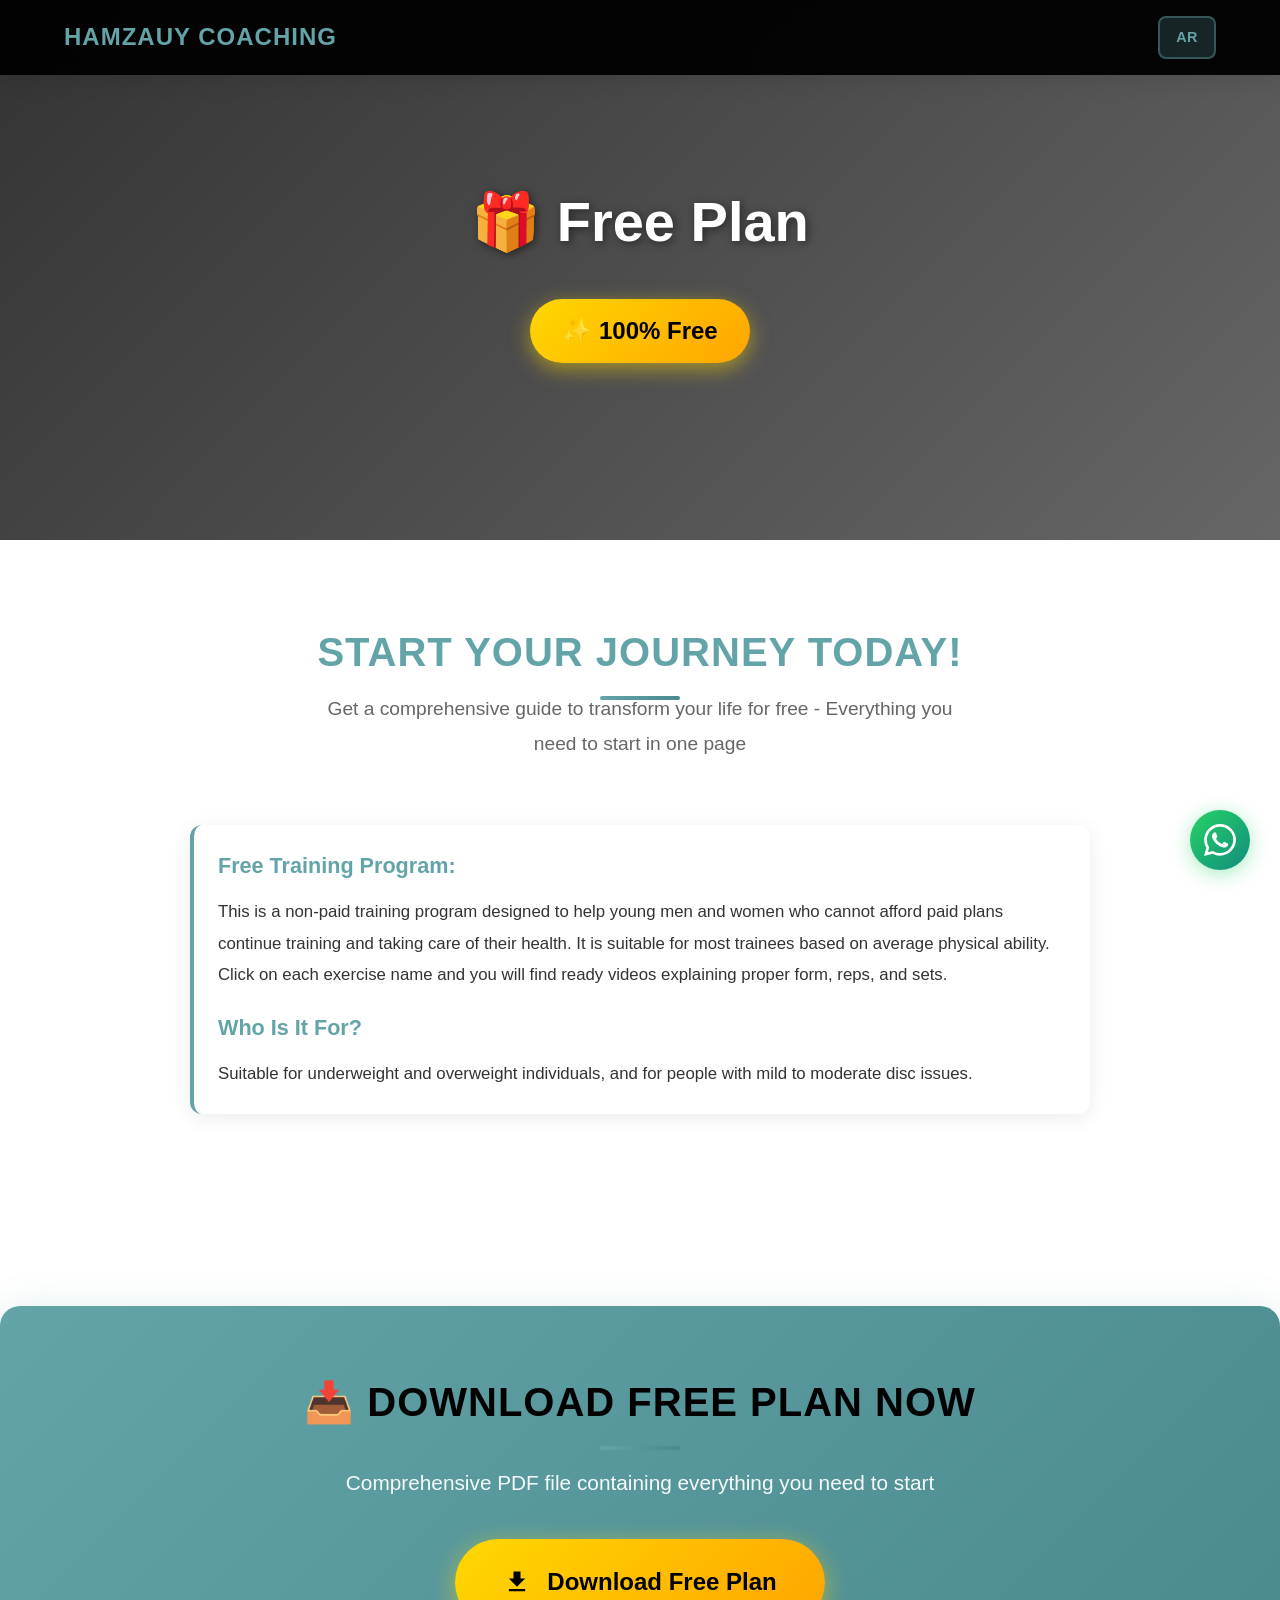
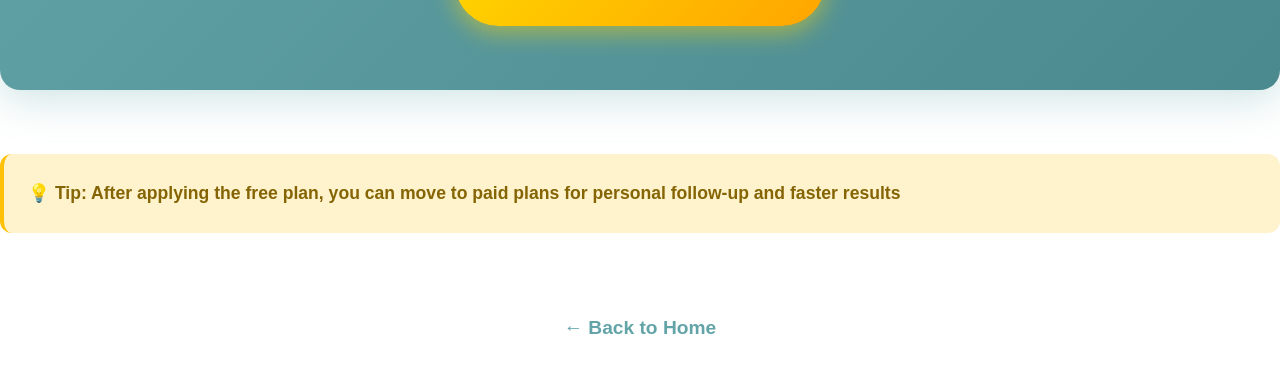
<file: free-plan-page/free-plan-en.html>
<!DOCTYPE html>
<html lang="en" dir="ltr">

<head>
    <meta charset="UTF-8">
    <meta name="viewport" content="width=device-width, initial-scale=1.0">
    <title>Free Plan - Hamzauy Coaching</title>
    <!-- Favicon -->
    <link rel="icon" type="image/png" href="/media/favicon/favicon.ico">
    <link rel="shortcut icon" type="image/png" href="/media/favicon/favicon.ico">
    <link rel="apple-touch-icon" sizes="180x180" href="/apple-touch-icon.png">
    <link rel="icon" type="image/png" sizes="32x32" href="/media/favicon/favicon-32x32.png">
    <link rel="icon" type="image/png" sizes="16x16" href="/media/favicon/favicon-16x16.png">
    <link rel="manifest" href="/site.webmanifest">
    <meta name="theme-color" content="#63a4a8">
    <link href="https://fonts.googleapis.com/css2?family=Tajawal:wght@300;400;500;700;800;900&display=swap"
        rel="stylesheet">
    <link rel="stylesheet" href="../style.css">
    <style>
        .free-plan-hero {
            min-height: 60vh;
            background: linear-gradient(135deg, rgba(0, 0, 0, 0.8), rgba(0, 0, 0, 0.6)),
                url('https://images.unsplash.com/photo-1534438327276-14e5300c3a48?w=1920') center/cover;
            display: flex;
            align-items: center;
            justify-content: center;
            text-align: center;
            color: #ffffff;
            padding: 2rem;
        }

        .free-plan-hero h1 {
            font-size: 3.5rem;
            font-weight: 900;
            margin-bottom: 1rem;
            text-shadow: 2px 2px 8px rgba(0, 0, 0, 0.5);
        }

        .free-plan-hero .badge-free {
            display: inline-block;
            background: linear-gradient(135deg, #ffd700, #ffa500);
            color: #000000;
            padding: 0.8rem 2rem;
            border-radius: 50px;
            font-weight: 800;
            font-size: 1.5rem;
            margin-top: 1rem;
            box-shadow: 0 6px 20px rgba(255, 215, 0, 0.5);
            animation: pulse-glow 2s infinite;
        }

        .free-plan-content {
            max-width: 1200px;
            margin: 0 auto;
            padding: 5rem 2rem;
        }

        .section-title {
            text-align: center;
            font-size: 2.5rem;
            font-weight: 900;
            margin-bottom: 1rem;
            color: #63a4a8;
        }

        .section-subtitle {
            text-align: center;
            font-size: 1.2rem;
            color: #666;
            margin-bottom: 4rem;
            line-height: 1.8;
        }

        body.dark-mode .section-subtitle {
            color: #aaa;
        }

        .plan-details {
            background: #ffffff;
            border-left: 4px solid #63a4a8;
            border-radius: 12px;
            padding: 1.5rem;
            margin: 0 auto 3rem;
            max-width: 900px;
            box-shadow: 0 4px 20px rgba(0, 0, 0, 0.08);
        }

        body.dark-mode .plan-details {
            background: #1a1a1a;
            box-shadow: 0 4px 20px rgba(0, 0, 0, 0.3);
        }

        .plan-details h3 {
            color: #63a4a8;
            font-size: 1.35rem;
            margin: 0 0 0.75rem;
            font-weight: 800;
        }

        .plan-details p {
            margin: 0 0 1.25rem;
            line-height: 1.9;
            color: #333333;
            font-size: 1.05rem;
        }

        .plan-details p:last-child {
            margin-bottom: 0;
        }

        body.dark-mode .plan-details p {
            color: #dddddd;
        }

        .features-grid-free {
            display: grid;
            grid-template-columns: repeat(auto-fit, minmax(280px, 1fr));
            gap: 2rem;
            margin-bottom: 4rem;
        }

        .feature-card-free {
            background: #ffffff;
            padding: 2.5rem;
            border-radius: 16px;
            box-shadow: 0 4px 20px rgba(0, 0, 0, 0.1);
            transition: all 0.3s;
            text-align: center;
            border-left: 4px solid #63a4a8;
        }

        body.dark-mode .feature-card-free {
            background: #1a1a1a;
            box-shadow: 0 4px 20px rgba(0, 0, 0, 0.3);
        }

        .feature-card-free:hover {
            transform: translateY(-10px);
            box-shadow: 0 10px 30px rgba(99, 164, 168, 0.3);
        }

        .feature-card-free .icon {
            font-size: 4rem;
            margin-bottom: 1.5rem;
        }

        .feature-card-free h3 {
            font-size: 1.5rem;
            font-weight: 800;
            color: #000000;
            margin-bottom: 1rem;
        }

        body.dark-mode .feature-card-free h3 {
            color: #ffffff;
        }

        .feature-card-free p {
            color: #666;
            line-height: 1.6;
            font-size: 1.1rem;
        }

        body.dark-mode .feature-card-free p {
            color: #aaa;
        }

        .download-section {
            background: linear-gradient(135deg, #63a4a8, #4a8a8e);
            padding: 4rem 2rem;
            border-radius: 20px;
            text-align: center;
            color: #ffffff;
            margin: 4rem 0;
            box-shadow: 0 10px 40px rgba(99, 164, 168, 0.3);
        }

        .download-section h2 {
            font-size: 2.5rem;
            font-weight: 900;
            margin-bottom: 1rem;
        }

        .download-section p {
            font-size: 1.3rem;
            margin-bottom: 2.5rem;
            opacity: 0.95;
        }

        .btn-download-free {
            display: inline-flex;
            align-items: center;
            gap: 1rem;
            background: linear-gradient(135deg, #ffd700, #ffa500);
            color: #000000;
            padding: 1.5rem 3rem;
            border-radius: 50px;
            font-size: 1.5rem;
            font-weight: 800;
            text-decoration: none;
            transition: all 0.3s;
            box-shadow: 0 6px 25px rgba(255, 215, 0, 0.5);
        }

        .btn-download-free:hover {
            transform: translateY(-5px);
            box-shadow: 0 12px 35px rgba(255, 215, 0, 0.7);
            background: linear-gradient(135deg, #ffed4e, #ffb700);
        }

        .btn-download-free svg {
            width: 28px;
            height: 28px;
        }

        .note-box {
            background: #fff3cd;
            border-left: 4px solid #ffc107;
            padding: 1.5rem;
            border-radius: 12px;
            margin: 3rem 0;
        }

        body.dark-mode .note-box {
            background: #3a3a1a;
            border-color: #ffa500;
        }

        .note-box p {
            color: #856404;
            margin: 0;
            font-weight: 600;
            font-size: 1.1rem;
            line-height: 1.8;
        }

        body.dark-mode .note-box p {
            color: #ffd700;
        }

        .back-link-section {
            text-align: center;
            padding: 2rem 0;
        }

        .back-link-section a {
            color: #63a4a8;
            text-decoration: none;
            font-weight: 700;
            font-size: 1.2rem;
            transition: color 0.3s;
        }

        .back-link-section a:hover {
            color: #4a8a8e;
        }

        @media (max-width: 768px) {
            .free-plan-hero h1 {
                font-size: 2.5rem;
            }

            .section-title {
                font-size: 2rem;
            }

            .features-grid-free {
                grid-template-columns: 1fr;
            }

            .btn-download-free {
                width: 100%;
                justify-content: center;
                padding: 1.2rem 2rem;
                font-size: 1.2rem;
            }
        }
    </style>
</head>

<body>
    <!-- Navigation -->
    <nav id="navbar">
        <div class="nav-logo">Hamzauy Coaching</div>

        <button class="navbar-toggler collapsed" type="button" id="navbarToggle">
            <span class="hamburger-box">
                <span class="hamburger-inner"></span>
            </span>
        </button>

        <div class="navbar-collapse collapse" id="navbarContent">
            <!-- <ul class="navbar-nav">
                <li class="nav-item">
                    <a class="nav-link" href="index.html#home">Home</a>
                </li>
                <li class="nav-item">
                    <a class="nav-link" href="index.html#pricing">Plans</a>
                </li>
                <li class="nav-item">
                    <a class="nav-link" href="index.html#reviews">Reviews</a>
                </li>
                <li class="nav-item">
                    <a class="nav-link" href="index.html#faq">FAQ</a>
                </li>
            </ul> -->

            <div class="navbar-controls">
                <!-- <button id="darkModeToggle" class="toggle-btn">
                    <span class="sun">☀️</span>
                    <span class="moon">🌙</span>
                </button> -->
                <a href="free-plan-ar.html" class="toggle-btn lang-btn">
                    <span class="lang-text">AR</span>
                </a>
            </div>
        </div>
    </nav>

    <!-- Hero Section -->
    <section class="free-plan-hero">
        <div>
            <h1>🎁 Free Plan</h1>
            <div class="badge-free">✨ 100% Free</div>
        </div>
    </section>

    <!-- Content -->
    <div class="free-plan-content">
        <h2 class="section-title">Start Your Journey Today!</h2>
        <p class="section-subtitle">Get a comprehensive guide to transform your life for free - Everything you need to
            start in one page</p>

        <div class="plan-details">
            <h3>Free Training Program:</h3>
            <p>This is a non-paid training program designed to help young men and women who cannot afford paid plans continue training and taking care of their health. It is suitable for most trainees based on average physical ability. Click on each exercise name and you will find ready videos explaining proper form, reps, and sets.</p>
            <h3>Who Is It For?</h3>
            <p>Suitable for underweight and overweight individuals, and for people with mild to moderate disc issues.</p>
        </div>

        <!-- Features Grid -->
        <!-- <div class="features-grid-free">
            <div class="feature-card-free">
                <div class="icon">🍎</div>
                <h3>Basic Diet Plan</h3>
                <p>A simplified and effective nutrition plan to get started</p>
            </div>

            <div class="feature-card-free">
                <div class="icon">💪</div>
                <h3>Basic Exercises</h3>
                <p>Beginner-friendly workout program for home</p>
            </div>

            <div class="feature-card-free">
                <div class="icon">📋</div>
                <h3>Important Tips</h3>
                <p>Guidelines and tips to achieve the best results</p>
            </div>

            <div class="feature-card-free">
                <div class="icon">⏱️</div>
                <h3>Time Schedule</h3>
                <p>Clear plan to organize your day</p>
            </div> -->
        </div>

        <!-- Download Section -->
        <div class="download-section">
            <h2>📥 Download Free Plan Now</h2>
            <p>Comprehensive PDF file containing everything you need to start</p>
            <a href="free-plan.pdf" class="btn-download-free" download>
                <svg viewBox="0 0 24 24" fill="currentColor">
                    <path d="M19 9h-4V3H9v6H5l7 7 7-7zM5 18v2h14v-2H5z" />
                </svg>
                <span>Download Free Plan</span>
            </a>
        </div>

        <!-- Note Box -->
        <div class="note-box">
            <p>💡 Tip: After applying the free plan, you can move to paid plans for personal follow-up and faster
                results</p>
        </div>

        <!-- Back Link -->
        <div class="back-link-section">
            <a href="../index.html">← Back to Home</a>
        </div>
    </div>

    <!-- WhatsApp Float -->
    <a href="https://wa.me/201557403075" class="whatsapp-float" target="_blank">
        <svg viewBox="0 0 24 24" fill="currentColor">
            <path
                d="M17.472 14.382c-.297-.149-1.758-.867-2.03-.967-.273-.099-.471-.148-.67.15-.197.297-.767.966-.94 1.164-.173.199-.347.223-.644.075-.297-.15-1.255-.463-2.39-1.475-.883-.788-1.48-1.761-1.653-2.059-.173-.297-.018-.458.13-.606.134-.133.298-.347.446-.52.149-.174.198-.298.298-.497.099-.198.05-.371-.025-.52-.075-.149-.669-1.612-.916-2.207-.242-.579-.487-.5-.669-.51-.173-.008-.371-.01-.57-.01-.198 0-.52.074-.792.372-.272.297-1.04 1.016-1.04 2.479 0 1.462 1.065 2.875 1.213 3.074.149.198 2.096 3.2 5.077 4.487.709.306 1.262.489 1.694.625.712.227 1.36.195 1.871.118.571-.085 1.758-.719 2.006-1.413.248-.694.248-1.289.173-1.413-.074-.124-.272-.198-.57-.347m-5.421 7.403h-.004a9.87 9.87 0 01-5.031-1.378l-.361-.214-3.741.982.998-3.648-.235-.374a9.86 9.86 0 01-1.51-5.26c.001-5.45 4.436-9.884 9.888-9.884 2.64 0 5.122 1.03 6.988 2.898a9.825 9.825 0 012.893 6.994c-.003 5.45-4.437 9.884-9.885 9.884m8.413-18.297A11.815 11.815 0 0012.05 0C5.495 0 .16 5.335.157 11.892c0 2.096.547 4.142 1.588 5.945L.057 24l6.305-1.654a11.882 11.882 0 005.683 1.448h.005c6.554 0 11.89-5.335 11.893-11.893a11.821 11.821 0 00-3.48-8.413Z" />
        </svg>
    </a>

    <script src="../script.js"></script>
</body>

</html>
</file>
<file: style.css>
* {
    margin: 0;
    padding: 0;
    box-sizing: border-box;
}

html {
    scroll-behavior: smooth;
}

body {
    font-family: 'Segoe UI', Tahoma, Geneva, Verdana, sans-serif;
    line-height: 1.6;
    color: #333;
    transition: background-color 0.3s ease, color 0.3s ease;
    -webkit-font-smoothing: antialiased;
    -moz-osx-font-smoothing: grayscale;
}

/* Improve touch targets on mobile */
@media (hover: none) and (pointer: coarse) {

    button,
    a,
    .nav-link,
    .toggle-btn {
        min-height: 44px;
        min-width: 44px;
    }
}

/* Arabic Font */
html[lang="ar"] body {
    font-family: 'Tajawal', 'Arial', sans-serif;
}

/* Dark Mode Variables */
body.dark-mode {
    background-color: #0a0a0a;
    color: #e0e0e0;
}

/* Navigation */
nav {
    background: rgba(0, 0, 0, 0.95);
    backdrop-filter: blur(10px);
    padding: 1rem 5%;
    position: fixed;
    width: 100%;
    top: 0;
    z-index: 1000;
    box-shadow: 0 4px 20px rgba(0, 0, 0, 0.1);
    transition: all 0.3s ease;
    display: flex;
    justify-content: space-between;
    align-items: center;
}

.nav-logo {
    color: #63a4a8;
    font-weight: 900;
    font-size: 1.5rem;
    letter-spacing: 1px;
    text-transform: uppercase;
}

/* Animated Hamburger Menu */
.navbar-toggler {
    display: none;
    background: transparent;
    border: none;
    cursor: pointer;
    padding: 0;
    z-index: 1001;
    position: relative;
    width: 44px;
    height: 44px;
    transition: transform 0.3s cubic-bezier(0.68, -0.55, 0.265, 1.55);
}

.navbar-toggler:hover {
    transform: scale(1.1);
}

.navbar-toggler:active {
    transform: scale(0.95);
}

.hamburger-box {
    width: 30px;
    height: 24px;
    display: inline-block;
    position: relative;
}

/* html[dir="rtl"] .hamburger-box {
    right: auto;
    left: 30px;
} */

.hamburger-inner {
    display: block;
    top: 50%;
    margin-top: -2px;
}

.hamburger-inner,
.hamburger-inner::before,
.hamburger-inner::after {
    width: 30px;
    height: 3px;
    background-color: #63a4a8;
    border-radius: 4px;
    position: absolute;
    transition: transform 0.3s cubic-bezier(0.68, -0.55, 0.265, 1.55),
        background-color 0.3s ease,
        opacity 0.3s ease;
}

.hamburger-inner::before,
.hamburger-inner::after {
    content: "";
    display: block;
}

.hamburger-inner::before {
    top: -10px;
}

.hamburger-inner::after {
    bottom: -10px;
}

/* Scrolled state */
nav.scrolled .hamburger-inner,
nav.scrolled .hamburger-inner::before,
nav.scrolled .hamburger-inner::after {
    background-color: #000000;
}

/* Active/Open state - Elastic X animation */
.navbar-toggler:not(.collapsed) .hamburger-inner {
    transform: rotate(225deg);
    transition-delay: 0.12s;
    transition-timing-function: cubic-bezier(0.215, 0.61, 0.355, 1);
}

.navbar-toggler:not(.collapsed) .hamburger-inner::before {
    top: 0;
    opacity: 0;
    transition: top 0.1s ease-out,
        opacity 0.1s 0.12s ease-out;
}

.navbar-toggler:not(.collapsed) .hamburger-inner::after {
    bottom: 0;
    transform: rotate(-90deg);
    transition: bottom 0.1s ease-out,
        transform 0.22s 0.12s cubic-bezier(0.215, 0.61, 0.355, 1);
}

/* Hover effect when menu is open */
.navbar-toggler:not(.collapsed):hover .hamburger-inner {
    transform: rotate(225deg) scale(1.1);
}

/* Add a subtle pulse effect */
@keyframes pulse {

    0%,
    100% {
        box-shadow: 0 0 0 0 rgba(99, 164, 168, 0.4);
    }

    50% {
        box-shadow: 0 0 0 6px rgba(99, 164, 168, 0);
    }
}

.navbar-toggler:focus-visible {
    outline: none;
    animation: pulse 1.5s infinite;
    border-radius: 50%;
}

nav.scrolled {
    background: rgba(99, 164, 168, 0.95);
    box-shadow: 0 4px 30px rgba(99, 164, 168, 0.2);
}

nav.scrolled .nav-logo {
    color: #000000;
}

nav.scrolled .hamburger .bar {
    background-color: #000000;
}

body.dark-mode nav {
    background: rgba(10, 10, 10, 0.95);
}

body.dark-mode nav.scrolled {
    background: rgba(74, 138, 142, 0.95);
}

nav ul {
    list-style: none;
    display: flex;
    justify-content: center;
    gap: 2rem;
    flex: 1;
    position: relative;
}

nav ul::before {
    content: '';
    position: absolute;
    width: 90px;
    height: 45px;
    background: linear-gradient(135deg, #63a4a8, #4a8a8e);
    border-radius: 50px;
    opacity: 0.2;
    transition: all 0.4s cubic-bezier(0.68, -0.55, 0.265, 1.55);
    z-index: -1;
    top: 50%;
    transform: translateY(-50%);
    left: 0;
    box-shadow: 0 4px 15px rgba(99, 164, 168, 0.3);
}

body.dark-mode nav ul::before {
    background: linear-gradient(135deg, #63a4a8, #4a8a8e);
    opacity: 0.3;
}

nav.scrolled ul::before {
    background: rgba(0, 0, 0, 0.3);
    box-shadow: 0 4px 15px rgba(0, 0, 0, 0.2);
}

body.dark-mode nav.scrolled ul::before {
    background: rgba(0, 0, 0, 0.4);
}

nav li {
    position: relative;
}

nav a {
    color: #ffffff;
    text-decoration: none;
    font-weight: 600;
    font-size: 0.95rem;
    transition: all 0.3s;
    padding: 0.6rem 1.2rem;
    display: block;
    position: relative;
    z-index: 1;
    text-transform: uppercase;
    letter-spacing: 0.5px;
}

nav a.active {
    color: #000000;
    font-weight: 700;
}

body.dark-mode nav a.active {
    color: #63a4a8;
}

nav.scrolled a.active {
    color: #000000;
}

nav a:hover {
    color: #63a4a8;
    transform: translateY(-2px);
}

nav.scrolled a:hover {
    color: #000000;
}

/* Navigation Controls */
.nav-controls {
    display: flex;
    gap: 0.8rem;
    align-items: center;
}

.toggle-btn {
    background: rgba(99, 164, 168, 0.2);
    border: 2px solid rgba(99, 164, 168, 0.4);
    color: #63a4a8;
    padding: 0.5rem 1rem;
    border-radius: 8px;
    cursor: pointer;
    font-size: 0.9rem;
    /* transition: all 0.3s; */
    font-weight: 700;
}

.toggle-btn:hover {
    background: rgba(99, 164, 168, 0.3);
    border-color: #63a4a8;
    transform: translateY(-2px);
    box-shadow: 0 4px 12px rgba(99, 164, 168, 0.3);
}

nav.scrolled .toggle-btn {
    color: #000000;
    border-color: rgba(0, 0, 0, 0.3);
}

nav.scrolled .toggle-btn:hover {
    background: rgba(0, 0, 0, 0.1);
    border-color: #000000;
}

#darkModeToggle .sun {
    display: inline;
}

#darkModeToggle .moon {
    display: none;
}

body.dark-mode #darkModeToggle .sun {
    display: none;
}

body.dark-mode #darkModeToggle .moon {
    display: inline;
}

.lang-btn .lang-text {
    font-weight: 700;
}

/* Hero Section */
.hero {
    background: linear-gradient(135deg, rgba(0, 0, 0, 0.7), rgba(99, 164, 168, 0.5)),
        url('https://images.unsplash.com/photo-1534438327276-14e5300c3a48?w=1600&q=80');
    background-size: cover;
    background-position: center;
    background-attachment: fixed;
    height: 100vh;
    display: flex;
    align-items: center;
    justify-content: center;
    text-align: center;
    color: white;
    padding: 0 5%;
    position: relative;
}

body.dark-mode .hero {
    background: linear-gradient(135deg, rgba(0, 0, 0, 0.8), rgba(99, 164, 168, 0.4)),
        url('https://images.unsplash.com/photo-1534438327276-14e5300c3a48?w=1600&q=80');
    background-size: cover;
    background-position: center;
    background-attachment: fixed;
}

.hero::before {
    content: '';
    position: absolute;
    width: 100%;
    height: 100%;
    background: transparent;
}

.hero-content {
    position: relative;
    z-index: 1;
    max-width: 900px;
}

.hero-content h1 {
    font-size: 4rem;
    margin-bottom: 1.5rem;
    font-weight: 900;
    letter-spacing: 1px;
    text-transform: uppercase;
    text-shadow: 2px 2px 20px rgba(0, 0, 0, 0.5);
    line-height: 1.2;
}

.hero-content p {
    font-size: 1.3rem;
    margin-bottom: 2.5rem;
    font-weight: 300;
    line-height: 1.8;
    text-shadow: 1px 1px 10px rgba(0, 0, 0, 0.5);
}

.btn {
    display: inline-block;
    padding: 1.2rem 3rem;
    background: linear-gradient(135deg, #63a4a8, #4a8a8e);
    color: #ffffff;
    text-decoration: none;
    border-radius: 8px;
    font-weight: 700;
    font-size: 1rem;
    text-transform: uppercase;
    letter-spacing: 1px;
    transition: all 0.3s;
    border: none;
    touch-action: manipulation;
    box-shadow: 0 6px 20px rgba(99, 164, 168, 0.4);
}

.btn:hover {
    background: linear-gradient(135deg, #4a8a8e, #63a4a8);
    transform: translateY(-3px);
    box-shadow: 0 10px 30px rgba(99, 164, 168, 0.6);
}

body.dark-mode .btn {
    background: linear-gradient(135deg, #63a4a8, #4a8a8e);
}

body.dark-mode .btn:hover {
    background: linear-gradient(135deg, #000000, #4a8a8e); transform: translateY(-3px) scale(1.05); box-shadow: 0 10px 30px rgba(99, 164, 168, 0.6);
}

body.dark-mode .btn-free:hover {
    background: linear-gradient(135deg, #000000, #ffa500); transform: translateY(-3px) scale(1.05); box-shadow: 0 10px 30px rgba(99, 164, 168, 0.6);
}

/* Hero Buttons */
.hero-buttons {
    display: flex;
    gap: 1.5rem;
    flex-wrap: wrap;
    justify-content: center;
    margin-top: 2rem;
}

.btn-primary {
    background: linear-gradient(135deg, #63a4a8, #4a8a8e);
}

.btn-free {
    background: linear-gradient(135deg, #ffd700, #ffa500);
    color: #000000;
    animation: pulse-glow 2s infinite;
    position: relative;
    overflow: hidden;
}

.btn-free::before {
    content: '';
    position: absolute;
    top: 0;
    left: -100%;
    width: 100%;
    height: 100%;
    background: linear-gradient(90deg, transparent, rgba(255, 255, 255, 0.3), transparent);
    transition: left 0.5s;
}

.btn-free:hover::before {
    left: 100%;
}

.btn-free:hover {
    background: linear-gradient(135deg, #fff29e, #ffd700); transform: translateY(-3px) scale(1.05); box-shadow: 0 10px 30px rgba(99, 164, 168, 0.6);
}

@keyframes pulse-glow {

    0%,
    100% {
        box-shadow: 0 6px 20px rgba(255, 215, 0, 0.4);
    }

    50% {
        box-shadow: 0 6px 30px rgba(255, 215, 0, 0.7);
    }
}

body.dark-mode .btn-free {
    background: linear-gradient(135deg, #ffd700, #ffa500);
    color: #000000;
    animation: pulse-glow 2s infinite;
    position: relative;
    overflow: hidden;
}

@media (max-width: 768px) {
    .hero-buttons {
        flex-direction: column;
        align-items: stretch;
    }

    .hero-buttons .btn {
        width: 100%;
        text-align: center;
    }
}

/* WhatsApp Floating Button */
.whatsapp-float {
    position: fixed;
    width: 60px;
    height: 60px;
    bottom: 30px;
    right: 30px;
    background: linear-gradient(135deg, #25D366, #128C7E);
    color: #fff;
    border-radius: 50%;
    display: flex;
    align-items: center;
    justify-content: center;
    font-size: 30px;
    box-shadow: 0 4px 20px rgba(37, 211, 102, 0.4);
    z-index: 999;
    transition: all 0.3s cubic-bezier(0.68, -0.55, 0.265, 1.55);
    text-decoration: none;
    animation: pulse-whatsapp 2s infinite;
}

.whatsapp-float:hover {
    transform: scale(1.15);
    box-shadow: 0 6px 30px rgba(37, 211, 102, 0.6);
}

.whatsapp-float svg {
    width: 32px;
    height: 32px;
}

@keyframes pulse-whatsapp {

    0%,
    100% {
        box-shadow: 0 4px 20px rgba(37, 211, 102, 0.4);
    }

    50% {
        box-shadow: 0 4px 20px rgba(37, 211, 102, 0.4), 0 0 0 10px rgba(37, 211, 102, 0.1);
    }
}

html[dir="rtl"] .whatsapp-float {
    right: auto;
    left: 30px;
}

@media (max-width: 768px) {
    .whatsapp-float {
        width: 55px;
        height: 55px;
        bottom: 20px;
        right: 20px;
    }

    html[dir="rtl"] .whatsapp-float {
        right: auto;
        left: 20px;
    }

    .whatsapp-float svg {
        width: 28px;
        height: 28px;
    }
}

/* Section Styling */
section {
    padding: 5rem 5%;
}

h2 {
    text-align: center;
    font-size: 2.8rem;
    margin-bottom: 1rem;
    color: #000000;
    font-weight: 900;
    text-transform: uppercase;
    letter-spacing: 1px;
    position: relative;
    padding-bottom: 1rem;
}

body.dark-mode h2 {
    color: #ffffff;
}

h2::after {
    content: '';
    position: absolute;
    bottom: 0;
    left: 50%;
    transform: translateX(-50%);
    width: 80px;
    height: 4px;
    background: linear-gradient(90deg, #63a4a8, #4a8a8e);
    border-radius: 2px;
}

/* Welcome Video Section */
.video-section {
    background: linear-gradient(135deg, #f8f9fa 0%, #ffffff 100%);
    padding: 5rem 5%;
    position: relative;
    overflow: hidden;
    margin: 2rem 0;
    min-height: 600px;
    display: flex;
    align-items: center;
    justify-content: center;
}

body.dark-mode .video-section {
    background: linear-gradient(135deg, #1a1a1a 0%, #0a0a0a 100%);
}

.video-background-text {
    position: absolute;
    top: 50%;
    right: -10%;
    transform: translateY(-50%);
    font-size: 10rem;
    font-weight: 900;
    color: rgba(99, 164, 168, 0.05);
    letter-spacing: 10px;
    text-transform: uppercase;
    z-index: 0;
    white-space: nowrap;
    user-select: none;
    pointer-events: none;
}

body.dark-mode .video-background-text {
    color: rgba(99, 164, 168, 0.03);
}

.video-container {
    position: relative;
    z-index: 2;
    max-width: 1000px;
    min-height: 650px;
    width: 100%;
    border-radius: 12px;
    overflow: hidden;
    box-shadow: 0 20px 60px rgba(0, 0, 0, 0.2);
    border: 3px solid #63a4a8;
}

body.dark-mode .video-container {
    border-color: #4a8a8e;
    box-shadow: 0 20px 60px rgba(99, 164, 168, 0.1);
}

.video-container video {
    width: 100%;
    height: auto;
    display: block;
    background: #000000;
}

/* Features */
.features {
    background: linear-gradient(135deg, #ffffff 0%, #f8f9fa 100%);
    margin: 2rem 0;
    padding: 6rem 5%;
}

body.dark-mode .features {
    background: linear-gradient(135deg, #0a0a0a 0%, #1a1a1a 100%);
}

.features-grid {
    display: grid;
    grid-template-columns: repeat(auto-fit, minmax(280px, 1fr));
    gap: 2rem;
    max-width: 1200px;
    margin: 0 auto;
}

.feature-card {
    background: #ffffff;
    background-size: cover;
    background-position: center;
    background-repeat: no-repeat;
    padding: 2.5rem;
    border-radius: 12px;
    text-align: center;
    border: 2px solid #e0e0e0;
    transition: all 0.3s;
    position: relative;
    overflow: hidden;
    min-height: 320px;
    display: flex;
    flex-direction: column;
    justify-content: center;
}

body.dark-mode .feature-card {
    border-color: #2a2a2a;
}

.feature-card::before {
    content: '';
    position: absolute;
    top: 0;
    left: 0;
    right: 0;
    bottom: 0;
    background: rgba(255, 255, 255, 0.69);
    transition: all 0.3s;
    z-index: 1;
}

body.dark-mode .feature-card::before {
    background: rgba(20, 20, 20, 0.69);
}

.feature-card:hover::before {
    background: linear-gradient(135deg, rgba(99, 164, 168, 0.69), rgba(74, 138, 142, 0.69));
}

body.dark-mode .feature-card:hover::before {
    background: linear-gradient(135deg, rgba(99, 164, 168, 0.69), rgba(74, 138, 142, 0.69));
}

.feature-card>* {
    position: relative;
    z-index: 2;
}

.feature-card:hover {
    color: #ffffff;
    transform: translateY(-8px);
    box-shadow: 0 15px 40px rgba(99, 164, 168, 0.3);
    border-color: #63a4a8;
}

.feature-card h3 {
    font-weight: 800;
    text-transform: uppercase;
    letter-spacing: 1px;
    margin-top: 1rem;
    font-size: 1.3rem;
}

.feature-icon {
    font-size: 3.5rem;
    margin-bottom: 1rem;
    display: none;
}

/* Background images for feature cards */
.feature-card:nth-child(1) {
    background-image: url('https://images.unsplash.com/photo-1571019614242-c5c5dee9f50b?w=800');
}

.feature-card:nth-child(2) {
    background-image: url('https://images.unsplash.com/photo-1534438327276-14e5300c3a48?w=800');
}

.feature-card:nth-child(3) {
    background-image: url('https://images.unsplash.com/photo-1517836357463-d25dfeac3438?w=800');
}

.feature-card:nth-child(4) {
    background-image: url('https://images.unsplash.com/photo-1549576490-b0b4831ef60a?w=800');
}

/* How to Subscribe */
.subscribe {
    background: linear-gradient(135deg, #f8f9fa 0%, #ffffff 100%);
    margin: 2rem 0;
    padding: 6rem 5%;
}

body.dark-mode .subscribe {
    background: linear-gradient(135deg, #1a1a1a 0%, #0a0a0a 100%);
}

.steps {
    display: grid;
    grid-template-columns: repeat(auto-fit, minmax(220px, 1fr));
    gap: 2.5rem;
    max-width: 1100px;
    margin: 0 auto;
}

.step {
    text-align: center;
    padding: 2rem;
    background: #ffffff;
    border-radius: 12px;
    box-shadow: 0 4px 15px rgba(0, 0, 0, 0.05);
    transition: all 0.3s;
}

body.dark-mode .step {
    background: #1a1a1a;
    box-shadow: 0 4px 15px rgba(0, 0, 0, 0.3);
}

.step:hover {
    transform: translateY(-5px);
    box-shadow: 0 8px 25px rgba(99, 164, 168, 0.2);
}

.step h3 {
    font-weight: 800;
    text-transform: uppercase;
    margin-bottom: 0.8rem;
    font-size: 1.1rem;
}

.step-number {
    width: 70px;
    height: 70px;
    background: linear-gradient(135deg, #63a4a8, #4a8a8e);
    color: white;
    border-radius: 50%;
    display: flex;
    align-items: center;
    justify-content: center;
    font-size: 1.8rem;
    font-weight: 900;
    margin: 0 auto 1rem;
    box-shadow: 0 4px 15px rgba(99, 164, 168, 0.3);
}

body.dark-mode .step-number {
    background: linear-gradient(135deg, #4a8a8e, #63a4a8);
}

/* Pricing */
.pricing {
    background: linear-gradient(135deg, #63a4a8 0%, #4a8a8e 100%);
    margin: 2rem 0;
    padding: 6rem 5%;
    position: relative;
}

body.dark-mode .pricing {
    background: linear-gradient(135deg, #4a8a8e 0%, #3a7a7e 100%);
}

.pricing h2 {
    color: #ffffff;
}

.pricing h2::after {
    background: #000000;
}

body.dark-mode .pricing h2::after {
    background: #ffffff;
}

.pricing-grid {
    display: grid;
    grid-template-columns: repeat(auto-fit, minmax(300px, 1fr));
    gap: 2.5rem;
    max-width: 1200px;
    margin: 0 auto;
}

.pricing-card {
    background: #ffffff;
    padding: 3rem;
    border-radius: 12px;
    text-align: center;
    border: 3px solid rgba(255, 255, 255, 0.2);
    transition: all 0.3s;
    position: relative;
}

body.dark-mode .pricing-card {
    background: #1a1a1a;
    border-color: rgba(99, 164, 168, 0.2);
    color: #e0e0e0;
}

.pricing-card h3 {
    font-size: 1.8rem;
    font-weight: 900;
    text-transform: uppercase;
    letter-spacing: 1px;
}

.pricing-card:hover {
    transform: translateY(-10px);
    border-color: #000000;
    box-shadow: 0 15px 40px rgba(0, 0, 0, 0.3);
}

body.dark-mode .pricing-card:hover {
    border-color: #63a4a8;
    box-shadow: 0 15px 40px rgba(99, 164, 168, 0.2);
}

.pricing-card.featured {
    background: #000000;
    color: white;
    transform: scale(1.05);
    border: 3px solid #ffffff;
    box-shadow: 0 20px 50px rgba(0, 0, 0, 0.4);
}

body.dark-mode .pricing-card.featured {
    background: linear-gradient(135deg, #000000, #1a1a1a);
    border-color: #63a4a8;
}

.pricing-card.featured h3,
.pricing-card.featured .price {
    color: #ffffff;
}

.price {
    font-size: 3.5rem;
    font-weight: 900;
    color: #63a4a8;
    margin: 1.5rem 0;
}

.price-details {
    font-size: 1.1rem;
    color: #666666;
    margin-bottom: 1.5rem;
    font-weight: 600;
}

body.dark-mode .price-details {
    color: #999999;
}

.pricing-card.featured .price-details {
    color: #cccccc;
}

.pricing-card ul {
    list-style: none;
    margin: 2rem 0;
    text-align: left;
}

.pricing-card li {
    padding: 0.8rem 0;
    border-bottom: 1px solid #e0e0e0;
    font-weight: 500;
    font-size: 0.95rem;
}

body.dark-mode .pricing-card li {
    border-bottom-color: #2a2a2a;
}

.pricing-card.featured li {
    border-bottom-color: rgba(255, 255, 255, 0.2);
}

.pricing-card li:before {
    content: "✓ ";
    color: #63a4a8;
    font-weight: bold;
    margin-right: 0.5rem;
    font-size: 1.1rem;
}

.pricing-card.featured li:before {
    color: #63a4a8;
}

/* Reviews */
.reviews {
    background: linear-gradient(135deg, #ffffff 0%, #f8f9fa 100%);
    margin: 2rem 0;
    padding: 6rem 5%;
}

body.dark-mode .reviews {
    background: linear-gradient(135deg, #0a0a0a 0%, #1a1a1a 100%);
}

/* Reviews Slider */
.reviews-slider-container {
    position: relative;
    max-width: 900px;
    margin: 0 auto;
    padding: 0 60px;
}

.reviews-slider-wrapper {
    overflow: hidden;
    border-radius: 20px;
}

.reviews-slider {
    display: flex;
    transition: transform 0.5s ease;
}

.review-card-slider {
    min-width: 100%;
    display: flex;
    flex-direction: column;
    align-items: center;
    background: #ffffff;
    padding: 3rem;
    border-radius: 20px;
    box-shadow: 0 10px 40px rgba(0, 0, 0, 0.1);
    text-align: center;
}

body.dark-mode .review-card-slider {
    background: #1a1a1a;
    box-shadow: 0 10px 40px rgba(0, 0, 0, 0.3);
}

.review-photo {
    width: 454px;
    height: 454px;
    border-radius: 8%;
    overflow: hidden;
    margin-bottom: 2rem;
    border: 4px solid #63a4a8;
    box-shadow: 0 6px 20px rgba(99, 164, 168, 0.3);
}

.review-photo img {
    width: 100%;
    height: 100%;
    object-fit: cover;
}

/* .review-content {
    max-width: 600px;
}

.stars {
    color: #ffd700;
    font-size: 2rem;
    margin-bottom: 1.5rem;
}

.review-content p {
    font-size: 1.2rem;
    line-height: 1.8;
    color: #333;
    margin-bottom: 2rem;
    font-style: italic;
}

body.dark-mode .review-content p {
    color: #e0e0e0;
}

.reviewer {
    font-weight: 900;
    color: #000000;
    font-size: 1.3rem;
    margin-bottom: 0.5rem;
}

body.dark-mode .reviewer {
    color: #63a4a8;
}

.reviewer-role {
    color: #666;
    font-size: 0.95rem;
    font-weight: 600;
}

body.dark-mode .reviewer-role {
    color: #999;
} */

/* Slider Arrows */
.slider-arrow {
    position: absolute;
    top: 50%;
    transform: translateY(-50%);
    background: linear-gradient(135deg, #63a4a8, #4a8a8e);
    color: #ffffff;
    border: none;
    width: 50px;
    height: 50px;
    border-radius: 50%;
    cursor: pointer;
    display: flex;
    align-items: center;
    justify-content: center;
    transition: all 0.3s;
    box-shadow: 0 4px 15px rgba(99, 164, 168, 0.4);
    z-index: 10;
}

.slider-arrow:hover {
    transform: translateY(-50%) scale(1.1);
    box-shadow: 0 6px 20px rgba(99, 164, 168, 0.6);
}

.slider-arrow svg {
    width: 24px;
    height: 24px;
}

.slider-arrow-left {
    left: 0;
}

.slider-arrow-right {
    right: 0;
}

html[dir="rtl"] .slider-arrow-left {
    left: auto;
    right: 0;
}

html[dir="rtl"] .slider-arrow-right {
    right: auto;
    left: 0;
}

/* Slider Dots */
.slider-dots {
    display: flex;
    justify-content: center;
    gap: 0.8rem;
    margin-top: 2.5rem;
}

.dot {
    width: 12px;
    height: 12px;
    border-radius: 50%;
    background: #ccc;
    cursor: pointer;
    transition: all 0.3s;
}

.dot:hover {
    background: #999;
    transform: scale(1.2);
}

.dot.active {
    background: #63a4a8;
    width: 30px;
    border-radius: 6px;
}

body.dark-mode .dot {
    background: #555;
}

body.dark-mode .dot:hover {
    background: #777;
}

body.dark-mode .dot.active {
    background: #63a4a8;
}

@media (max-width: 768px) {
    .reviews-slider-container {
        padding: 0 50px;
    }

    .slider-arrow {
        width: 40px;
        height: 40px;
    }

    .slider-arrow svg {
        width: 20px;
        height: 20px;
    }

    .review-card-slider {
        padding: 2rem 1.5rem;
    }

    /* .review-photo {
        width: 100px;
        height: 100px;
    } */

    .review-content p {
        font-size: 1rem;
    }

    .reviewer {
        font-size: 1.1rem;
    }
}

/* FAQ */
.faq {
    background: linear-gradient(135deg, #f8f9fa 0%, #ffffff 100%);
    max-width: 1000px;
    margin: 0 auto;
    padding: 4rem;
}

body.dark-mode .faq {
    background: linear-gradient(135deg, #1a1a1a 0%, #0a0a0a 100%);
}

.faq-item {
    background: #ffffff;
    margin-bottom: 1.2rem;
    border-radius: 8px;
    overflow: hidden;
    border: 2px solid #e0e0e0;
    transition: all 0.3s;
}

body.dark-mode .faq-item {
    background: #0a0a0a;
    border-color: #2a2a2a;
}

.faq-item:hover {
    border-color: #63a4a8;
    box-shadow: 0 4px 15px rgba(99, 164, 168, 0.1);
}

.faq-question {
    padding: 1.5rem;
    cursor: pointer;
    font-weight: 700;
    display: flex;
    justify-content: space-between;
    align-items: center;
    transition: all 0.3s;
    text-transform: uppercase;
    font-size: 0.95rem;
    letter-spacing: 0.5px;
}

.faq-question:hover {
    background: linear-gradient(135deg, #63a4a8, #4a8a8e);
    color: #ffffff;
}

body.dark-mode .faq-question:hover {
    background: linear-gradient(135deg, #4a8a8e, #63a4a8);
}

.faq-item.active .faq-question {
    background: linear-gradient(135deg, #63a4a8, #4a8a8e);
    color: #ffffff;
}

body.dark-mode .faq-item.active .faq-question {
    background: linear-gradient(135deg, #4a8a8e, #63a4a8);
}

.faq-answer {
    padding: 0 1.5rem;
    max-height: 0;
    overflow: hidden;
    transition: max-height 0.3s, padding 0.3s;
}

.faq-item.active .faq-answer {
    max-height: 300px;
    padding: 1.5rem;
    background: #f8f9fa;
}

body.dark-mode .faq-item.active .faq-answer {
    background: #1a1a1a;
}

.faq-toggle {
    font-size: 1.8rem;
    transition: transform 0.3s;
    color: #63a4a8;
    font-weight: 900;
}

.faq-item.active .faq-toggle {
    transform: rotate(45deg);
    color: #000000;
}

body.dark-mode .faq-item.active .faq-toggle {
    color: #ffffff;
}

.faq-question:hover .faq-toggle {
    color: #000000;
}

body.dark-mode .faq-question:hover .faq-toggle {
    color: #ffffff;
}

/* Footer */
footer {
    background: #000000;
    color: white;
    text-align: center;
    padding: 3rem 5%;
    border-top: 3px solid #63a4a8;
}

body.dark-mode footer {
    background: #0a0a0a;
}

/* RTL Support for Arabic */
html[dir="rtl"] {
    direction: rtl;
}

/* html[dir="rtl"] nav ul {
    flex-direction: row-reverse;
} */

html[dir="rtl"] .pricing-card ul {
    text-align: right;
}

html[dir="rtl"] .pricing-card li:before {
    margin-right: 0;
    margin-left: 0.5rem;
}

/* Responsive Design */
@media (max-width: 768px) {
    .navbar-toggler {
        display: flex;
        align-items: center;
        justify-content: center;
    }

    nav {
        flex-wrap: wrap;
        padding: 1rem 5%;
    }

    .nav-logo {
        font-size: 1.2rem;
        order: 1;
    }

    .navbar-toggler {
        order: 2;
        margin-left: auto;
    }

    .navbar-collapse {
        order: 3;
        flex-basis: 100%;
        max-height: 0;
        overflow: hidden;
        opacity: 0;
        transition: max-height 0.5s cubic-bezier(0.68, -0.55, 0.265, 1.55),
            opacity 0.4s ease,
            padding 0.4s ease;
        padding: 0;
        flex-direction: column;
        align-items: stretch;
    }

    .navbar-collapse:not(.collapse) {
        max-height: 700px;
        opacity: 1;
        padding: 1.5rem 0 1rem;
        margin-top: 1rem;
        background: linear-gradient(180deg,
                rgba(99, 164, 168, 0.05) 0%,
                rgba(99, 164, 168, 0.1) 50%,
                rgba(99, 164, 168, 0.05) 100%);
        border-radius: 12px;
        backdrop-filter: blur(10px);
    }

    nav.scrolled .navbar-collapse:not(.collapse) {
        background: linear-gradient(180deg,
                rgba(0, 0, 0, 0.05) 0%,
                rgba(0, 0, 0, 0.1) 50%,
                rgba(0, 0, 0, 0.05) 100%);
    }

    .navbar-nav {
        flex-direction: column;
        gap: 0;
        width: 100%;
    }

    .navbar-nav::before {
        display: none;
    }

    .nav-item {
        width: 100%;
        opacity: 0;
        transform: translateX(-30px);
        transition: opacity 0.4s cubic-bezier(0.68, -0.55, 0.265, 1.55),
            transform 0.4s cubic-bezier(0.68, -0.55, 0.265, 1.55);
    }

    html[dir="rtl"] .nav-item {
        transform: translateX(30px);
    }

    .navbar-collapse:not(.collapse) .nav-item {
        opacity: 1;
        transform: translateX(0);
    }

    /* Staggered animation for menu items */
    .navbar-collapse:not(.collapse) .nav-item:nth-child(1) {
        transition-delay: 0.08s;
    }

    .navbar-collapse:not(.collapse) .nav-item:nth-child(2) {
        transition-delay: 0.12s;
    }

    .navbar-collapse:not(.collapse) .nav-item:nth-child(3) {
        transition-delay: 0.16s;
    }

    .navbar-collapse:not(.collapse) .nav-item:nth-child(4) {
        transition-delay: 0.20s;
    }

    .navbar-collapse:not(.collapse) .nav-item:nth-child(5) {
        transition-delay: 0.24s;
    }

    .navbar-collapse:not(.collapse) .nav-item:nth-child(6) {
        transition-delay: 0.28s;
    }

    .navbar-collapse:not(.collapse) .nav-item:nth-child(7) {
        transition-delay: 0.32s;
    }

    .nav-link {
        padding: 1rem 1.5rem;
        border-bottom: 1px solid rgba(99, 164, 168, 0.15);
        text-align: center;
        position: relative;
        overflow: hidden;
    }

    .nav-item:last-child .nav-link {
        border-bottom: none;
    }

    /* Ripple effect on click */
    .nav-link::before {
        content: '';
        position: absolute;
        top: 50%;
        left: 50%;
        width: 0;
        height: 0;
        border-radius: 50%;
        background: rgba(99, 164, 168, 0.2);
        transform: translate(-50%, -50%);
        transition: width 0.6s, height 0.6s;
    }

    .nav-link:active::before {
        width: 300px;
        height: 300px;
    }

    .nav-link:hover {
        background: rgba(99, 164, 168, 0.15);
        transform: translateX(5px);
    }

    html[dir="rtl"] .nav-link:hover {
        transform: translateX(-5px);
    }

    nav.scrolled .nav-link:hover {
        background: rgba(0, 0, 0, 0.1);
    }

    .nav-link.active {
        background: rgba(99, 164, 168, 0.2);
        border-left: 4px solid #63a4a8;
    }

    html[dir="rtl"] .nav-link.active {
        border-left: none;
        border-right: 4px solid #63a4a8;
    }

    .navbar-controls {
        width: 100%;
        justify-content: center;
        margin-top: 1rem;
        padding-top: 1rem;
        border-top: 1px solid rgba(99, 164, 168, 0.2);
        opacity: 0;
        transform: translateY(20px);
        transition: opacity 0.4s ease,
            transform 0.4s cubic-bezier(0.68, -0.55, 0.265, 1.55);
    }

    .navbar-collapse:not(.collapse) .navbar-controls {
        opacity: 1;
        transform: translateY(0);
        transition-delay: 0.36s;
    }

    .toggle-btn {
        padding: 0.7rem 1.2rem;
        font-size: 1rem;
        min-width: 60px;
    }

    .hero-content h1 {
        font-size: 2.2rem;
    }

    .hero-content p {
        font-size: 1.1rem;
    }

    h2 {
        font-size: 2rem;
    }

    .faq {
        padding: 2rem;
    }

    .video-background-text {
        font-size: 4rem;
        letter-spacing: 5px;
    }

    .video-section {
        min-height: 400px;
        padding: 3rem 5%;
    }

    .video-container {
        border: 2px solid #63a4a8;
    }

    .features-grid,
    .steps,
    .pricing-grid,
    .reviews-grid {
        grid-template-columns: 1fr;
        gap: 1.5rem;
    }
}

/* Extra small devices */
@media (max-width: 480px) {
    nav {
        padding: 1rem 3%;
    }

    .nav-logo {
        font-size: 1.1rem;
    }

    .navbar-toggler {
        width: 40px;
        height: 40px;
    }

    .hamburger-box {
        width: 26px;
        height: 20px;
    }

    .hamburger-inner,
    .hamburger-inner::before,
    .hamburger-inner::after {
        width: 26px;
        height: 2.5px;
    }

    .hamburger-inner::before {
        top: -8px;
    }

    .hamburger-inner::after {
        bottom: -8px;
    }

    .nav-link {
        padding: 0.9rem 1rem;
        font-size: 0.9rem;
    }

    .toggle-btn {
        padding: 0.6rem 1rem;
        font-size: 0.9rem;
        min-width: 50px;
    }
}

/* Tablet landscape */
@media (min-width: 769px) and (max-width: 1024px) {
    nav ul {
        gap: 1.2rem;
    }

    nav a {
        font-size: 0.85rem;
        padding: 0.6rem 0.9rem;
    }

    .toggle-btn {
        padding: 0.4rem 0.8rem;
        font-size: 0.85rem;
    }
}

/* Navbar Hide on Scroll */
nav {
    transition: transform 0.3s ease-in-out;
}

nav.nav-hidden {
    transform: translateY(-100%);
}

@media (max-width: 768px) {
    .transformations-grid {
        grid-template-columns: repeat(auto-fit, minmax(250px, 1fr));
        gap: 1.5rem;
    }
    
    .review-card-photo img {
        max-height: 500px;
    }
}
/* ===== TRANSFORMATIONS SLIDER ===== */
.transformations-slider-container {
    position: relative;
    max-width: fit-content;
    margin: 0 auto;
    padding: 0 70px;
}

.transformations-slider-wrapper {
    overflow: hidden;
    border-radius: 20px;
    box-shadow: 0 10px 50px rgba(0,0,0,0.2);
    display: flex;
    align-items: center;
    justify-content: center;
}

body.dark-mode .transformations-slider-wrapper {
    box-shadow: 0 10px 50px rgba(0,0,0,0.5);
}

.transformations-slider {
    display: flex;
    transition: transform 0.6s cubic-bezier(0.4, 0, 0.2, 1);
}

.transformation-slide {
    min-width: 100%;
    flex-shrink: 0;
    display: flex;
    align-items: center;
    justify-content: center;
}

.transformation-slide img {
    width: auto;
    height: auto;
    max-width: 100%;
    max-height: 700px;
    display: block;
    object-fit: contain;
}

/* ===== REVIEWS SLIDER (OPTIMIZED FOR WHATSAPP-STYLE IMAGES) ===== */
.reviews-slider-container {
    position: relative;
    max-width: fit-content;
    margin: 0 auto;
    padding: 0 70px;
}

.reviews-slider-wrapper {
    overflow: hidden;
    border-radius: 20px;
    box-shadow: 0 10px 50px rgba(0,0,0,0.15);
    display: flex;
    align-items: center;
    justify-content: center;
}

body.dark-mode .reviews-slider-wrapper {
    box-shadow: 0 10px 50px rgba(0,0,0,0.4);
}

.reviews-slider {
    display: flex;
    transition: transform 0.6s cubic-bezier(0.4, 0, 0.2, 1);
}

.review-card-photo {
    min-width: 100%;
    flex-shrink: 0;
    display: flex;
    justify-content: center;
    align-items: center;
    background: #ffffff;
}

body.dark-mode .review-card-photo {
    background: #1a1a1a;
}

.review-card-photo img {
    width: auto;
    height: auto;
    max-width: 100%;
    max-height: 700px;
    display: block;
    object-fit: contain;
}

/* ===== VIDEO SECTION OPTIMIZATION ===== */
.video-wrapper {
    position: relative;
    width: 100%;
    max-width: 900px;
    margin: 0 auto;
    aspect-ratio: 16 / 9;
    background: #000000;
    border-radius: 16px;
    overflow: hidden;
    box-shadow: 0 10px 40px rgba(0,0,0,0.3);
}

.video-wrapper video {
    width: 100%;
    height: auto;
    display: block;
}

.video-wrapper video::-webkit-media-controls {
    display: flex !important;
}

.video-wrapper video::-webkit-media-controls-panel {
    display: flex !important;
}

/* ===== MOBILE OPTIMIZATIONS ===== */
@media (max-width: 768px) {
    .transformations-slider-container,
    .reviews-slider-container {
        padding: 0 50px;
        min-width: 500px;
    }
    
    .transformation-slide img,
    .review-card-photo img {
        max-height: 500px;
    }
    
    .slider-arrow {
        width: 40px;
        height: 40px;
    }
    
    .slider-arrow svg {
        width: 20px;
        height: 20px;
    }
}

@media (max-width: 480px) {
    .transformations-slider-container,
    .reviews-slider-container {
        padding: 0 40px;
        min-width: 380px;
    }
    
    .transformation-slide img,
    .review-card-photo img {
        max-height: 360px;
    }
}
/* Video iframe support for YouTube */
.video-wrapper iframe {
    position: absolute;
    top: 0;
    left: 0;
    width: 100%;
    height: 100%;
    border: 0;
    display: block;
}

/* Ensure feature cards text is readable over background images */
.feature-card h3,
.feature-card p {
    color: #ffffff !important;
    text-shadow: 0 2px 4px rgba(0,0,0,0.5);
}

.feature-card .feature-icon {
    filter: drop-shadow(0 2px 4px rgba(0,0,0,0.5));
}

/* ===== UX OPTIMIZATION (EN) ===== */
html[lang="en"] .hero-content h1 {
    text-wrap: balance;
    line-height: 1.15;
}

html[lang="en"] .hero-content p {
    max-width: 62ch;
    margin-inline: auto;
}

/* Keep media sections responsive and avoid horizontal overflow */
.transformations-slider-container,
.reviews-slider-container {
    width: min(100%, 820px);
    max-width: 100%;
    min-width: 0;
}

.transformations-slider-wrapper,
.reviews-slider-wrapper {
    width: 100%;
}

.transformation-slide img,
.review-card-photo img {
    max-height: min(72vh, 700px);
}

/* Stronger keyboard focus for accessibility */
.btn:focus-visible,
.slider-arrow:focus-visible,
.dot:focus-visible,
.nav-link:focus-visible {
    outline: 3px solid #63a4a8;
    outline-offset: 3px;
}

/* Motion-safe fallback */
@media (prefers-reduced-motion: reduce) {
    *,
    *::before,
    *::after {
        animation: none !important;
        transition-duration: 0.01ms !important;
        scroll-behavior: auto !important;
    }
}

@media (max-width: 768px) {
    .transformations-slider-container,
    .reviews-slider-container {
        width: min(100%, 640px);
        padding: 0 52px;
        min-width: 0;
    }

    .transformation-slide img,
    .review-card-photo img {
        max-height: min(66vh, 520px);
    }
}

@media (max-width: 480px) {
    .transformations-slider-container,
    .reviews-slider-container {
        width: 100%;
        padding: 0 44px;
        min-width: 0;
    }

    .transformation-slide img,
    .review-card-photo img {
        max-height: min(60vh, 420px);
    }
}

/* ===== HM Champions Layout ===== */
.hm-champions {
    padding: 80px 20px;
    background-color: hsl(184, 100%, 94%);
    color: #ffffff;
}
body.dark-mode .hm-champions {
    padding: 80px 20px;
    background: linear-gradient(135deg, #1a1a1a 0%, #0a0a0a 100%);
    color: #ffffff;
}

.hm-champions-inner {
    max-width: 1200px;
    margin: 0 auto;
    text-align: center;
}

.hm-champions-header {
    margin-bottom: 40px;
}

.hm-champions-badge {
    display: inline-block;
    letter-spacing: 0.2em;
    font-size: 12px;
    color: #b9b9b9;
}

.hm-champions-title {
    margin: 10px 0 10px;
    font-size: 32px;
    letter-spacing: 0.15em;
}

.hm-champions-subtitle {
    max-width: 580px;
    margin: 0 auto;
    font-size: 14px;
    line-height: 1.6;
    color: #6b6b6b;
}

.hm-champions-slider {
    position: relative;
    margin: 40px auto 20px;
    overflow: hidden;
}

.hm-champions-track {
    display: grid;
}

.hm-champion-slide {
    grid-area: 1 / 1;
    width: 100%;
    opacity: 0;
    transform: translateX(20px);
    transition: opacity 0.4s ease, transform 0.4s ease;
    display: flex;
    flex-direction: column;
    align-items: center;
    pointer-events: none;
}

.hm-champion-active {
    opacity: 1;
    transform: translateX(0);
    pointer-events: auto;
}

.hm-champion-image {
    width: 100%;
    max-width: 720px;
    border-radius: 12px;
    object-fit: cover;
    box-shadow: 0 30px 60px rgba(0, 0, 0, 0.45);
}

.hm-champions-nav {
    position: absolute;
    top: 50%;
    transform: translateY(-50%);
    border: none;
    background: rgba(255, 255, 255, 0.08);
    color: #ffffff;
    width: 40px;
    height: 40px;
    border-radius: 999px;
    cursor: pointer;
    font-size: 24px;
    display: flex;
    align-items: center;
    justify-content: center;
    backdrop-filter: blur(6px);
    transition: background 0.2s ease, transform 0.2s ease;
    z-index: 3;
}

.hm-champions-prev {
    left: 10px;size: 24px;
    background-color: #128C7E;
    color: black;
}

body.dark-mode .hm-champions-prev {
    background-color: #128C7E;
    color: white;
}

.hm-champions-next {
    right: 10px;
    size: 24px;
    background-color: #128C7E;
    color: black;
}

body.dark-mode .hm-champions-next {
    background-color: #128C7E;
    color: white;
}

.hm-champions-nav:hover {
    background: rgba(255, 255, 255, 0.18);
    transform: translateY(-50%) scale(1.05);
}

.hm-champions-dots {
    display: flex;
    justify-content: center;
    gap: 10px;
    margin-top: 10px;
}

.hm-champions-dot {
    width: 10px;
    height: 10px;
    border-radius: 999px;
    border: none;
    background-color: #555;
    cursor: pointer;
    transition: width 0.2s ease, background-color 0.2s ease;
}

.hm-champions-dot-active {
    width: 22px;
    background-color: #f5a623;
}

.hm-champions-more {
    margin-top: 28px;
}

.hm-champions-more a {
    display: inline-block;
    padding: 10px 20px;
    border-radius: 999px;
    border: 1px solid #ffffff;
    color: #ffffff;
    text-decoration: none;
    font-size: 13px;
    letter-spacing: 0.18em;
    text-transform: uppercase;
}

.hm-champions-more a:hover {
    background-color: #ffffff;
    color: #050608;
}

html[dir="rtl"] .hm-champions-prev {
    left: auto;
    right: 10px;
}

html[dir="rtl"] .hm-champions-next {
    right: auto;
    left: 10px;
}

@media (max-width: 768px) {
    .hm-champions {
        padding: 60px 16px;
    }

    .hm-champions-title {
        font-size: 26px;
    }

    .hm-champion-image {
        max-width: 100%;
    }

    .hm-champions-nav {
        display: none;
    }
}

@media (max-width: 768px) {
    .hm-champions-dots {
        gap: 8px;
    }

    .hm-champions-dot {
        width: 8px;
        height: 8px;
    }

    .hm-champions-dot-active {
        width: 16px;
    }
}

@media (max-width: 480px) {
    .hm-champions-dots {
        gap: 6px;
    }

    .hm-champions-dot {
        width: 7px;
        height: 7px;
    }

    .hm-champions-dot-active {
        width: 14px;
    }
}

@media (max-width: 360px) {
    .hm-champions-dot {
        width: 6px;
        height: 6px;
    }

    .hm-champions-dot-active {
        width: 12px;
    }
}

@media (hover: none) and (pointer: coarse) {
    .hm-champions-dot {
        min-width: 0;
        min-height: 0;
        padding: 0;
    }
}

@media (max-width: 768px) {
    .hm-champions-dot {
        width: 7px;
        height: 7px;
    }

    .hm-champions-dot-active {
        width: 14px;
    }
}

@media (max-width: 480px) {
    .hm-champions-dot {
        width: 6px;
        height: 6px;
    }

    .hm-champions-dot-active {
        width: 12px;
    }
}

.site-credits {
    background: #020202;
    border-top: 1px solid rgba(255, 255, 255, 0.12);
    padding: 26px 16px;
}

.site-credits-inner {
    max-width: 1200px;
    margin: 0 auto;
    display: flex;
    align-items: center;
    justify-content: space-between;
    gap: 16px 28px;
    flex-wrap: wrap;
}

.site-credits-text,
.site-credits-location {
    margin: 0;
    color: #d2d2d2;
    font-size: 13px;
    letter-spacing: 0.04em;
}

.site-credits-text a,
.site-credits-location a,
.site-credits-links a {
    color: #ffffff;
    text-decoration: none;
    transition: color 0.2s ease;
}

.site-credits-text a:hover,
.site-credits-location a:hover,
.site-credits-links a:hover {
    color: #63a4a8;
}

.site-credits-links {
    display: flex;
    align-items: center;
    justify-content: center;
    gap: 8px 18px;
    flex-wrap: wrap;
}

.site-credits-links a {
    font-size: 12px;
    letter-spacing: 0.08em;
    text-transform: uppercase;
    color: #b6c0c8;
}

@media (max-width: 900px) {
    .site-credits-inner {
        flex-direction: column;
        text-align: center;
    }
}

/* ===========================
   HERO ENHANCEMENTS
   =========================== */
.hero-badge {
    display: inline-block;
    background: rgba(99, 164, 168, 0.15);
    border: 1px solid rgba(99, 164, 168, 0.4);
    color: #63a4a8;
    padding: 0.4rem 1.2rem;
    border-radius: 50px;
    font-size: 0.85rem;
    font-weight: 700;
    letter-spacing: 0.5px;
    margin-bottom: 1.2rem;
}

.hero-stats {
    display: flex;
    align-items: center;
    justify-content: center;
    gap: 0;
    margin-top: 2.5rem;
    background: rgba(0,0,0,0.3);
    backdrop-filter: blur(8px);
    -webkit-backdrop-filter: blur(8px);
    border: 1px solid rgba(255,255,255,0.1);
    border-radius: 14px;
    padding: 1rem 2rem;
    width: fit-content;
    margin-left: auto;
    margin-right: auto;
    gap: 1.5rem;
}

.hero-stat {
    display: flex;
    flex-direction: column;
    align-items: center;
    gap: 0.1rem;
}

.stat-number {
    font-size: 1.5rem;
    font-weight: 900;
    color: #63a4a8;
    line-height: 1.1;
}

.stat-label {
    font-size: 0.75rem;
    color: rgba(255,255,255,0.65);
    font-weight: 600;
    letter-spacing: 0.05em;
    text-transform: uppercase;
}

.hero-stat-divider {
    width: 1px;
    height: 36px;
    background: rgba(255,255,255,0.15);
}

.btn-icon {
    font-style: normal;
}

@media (max-width: 480px) {
    .hero-stats {
        padding: 0.8rem 1.2rem;
        gap: 1rem;
    }
    .stat-number {
        font-size: 1.2rem;
    }
    .stat-label {
        font-size: 0.7rem;
    }
}

/* ===========================
   BOOK CONSULTATION BUTTON
   =========================== */
.btn-book {
    background: linear-gradient(135deg, #63a4a8 0%, #4a8a8e 100%);
    color: #ffffff !important;
    border: 2px solid transparent;
    font-weight: 700;
    letter-spacing: 0.3px;
    transition: background 0.25s, transform 0.2s, box-shadow 0.2s;
    display: inline-flex;
    align-items: center;
    gap: 0.4rem;
    text-decoration: none;
}

.btn-book:hover {
    background: linear-gradient(135deg, #4a8a8e 0%, #3a7a7e 100%);
    transform: translateY(-2px);
    box-shadow: 0 6px 24px rgba(99,164,168,0.45);
    color: #ffffff !important;
}

.btn-book-lg {
    padding: 0.9rem 2.2rem;
    font-size: 1.05rem;
}

/* ===========================
   SECTION SUBTITLES
   =========================== */
.section-subtitle {
    text-align: center;
    color: #666;
    font-size: 1.05rem;
    margin-top: -1.5rem;
    margin-bottom: 2.5rem;
    max-width: 60ch;
    margin-left: auto;
    margin-right: auto;
}

body.dark-mode .section-subtitle {
    color: #999;
}

.section-subtitle-light {
    text-align: center;
    color: rgba(255,255,255,0.65);
    font-size: 1rem;
    margin-top: -1.2rem;
    margin-bottom: 2.5rem;
}

/* ===========================
   PRICING CTA
   =========================== */
.pricing-cta {
    text-align: center;
    margin-top: 2.5rem;
    padding-top: 2rem;
    border-top: 1px solid rgba(255,255,255,0.1);
}

.pricing-cta p {
    color: rgba(255,255,255,0.7);
    margin-bottom: 1rem;
    font-size: 1rem;
}

/* ===========================
   CONSULTATION CTA BANNER
   =========================== */
.consultation-cta {
    background: linear-gradient(135deg, #000000 0%, #0d2c2d 100%);
    padding: 4rem 5%;
    border-top: 3px solid #63a4a8;
}

.consultation-cta-inner {
    max-width: 900px;
    margin: 0 auto;
    display: flex;
    align-items: center;
    justify-content: space-between;
    gap: 2rem;
    flex-wrap: wrap;
}

.consultation-cta-text h2 {
    font-size: 1.8rem;
    font-weight: 900;
    color: #ffffff;
    margin-bottom: 0.5rem;
}

.consultation-cta-text p {
    color: rgba(255,255,255,0.7);
    font-size: 1rem;
    max-width: 50ch;
    line-height: 1.6;
}

@media (max-width: 700px) {
    .consultation-cta-inner {
        flex-direction: column;
        text-align: center;
    }

    .consultation-cta-text p {
        max-width: 100%;
    }

    .consultation-cta .btn-book {
        width: 100%;
        justify-content: center;
    }
}
</file>
<file: ar/style.css>
* {
    margin: 0;
    padding: 0;
    box-sizing: border-box;
}

html {
    scroll-behavior: smooth;
}

body {
    font-family: 'Segoe UI', Tahoma, Geneva, Verdana, sans-serif;
    line-height: 1.6;
    color: #333;
    transition: background-color 0.3s ease, color 0.3s ease;
    -webkit-font-smoothing: antialiased;
    -moz-osx-font-smoothing: grayscale;
}

/* Improve touch targets on mobile */
@media (hover: none) and (pointer: coarse) {

    button,
    a,
    .nav-link,
    .toggle-btn {
        min-height: 44px;
        min-width: 44px;
    }
}

/* Arabic Font */
html[lang="ar"] body {
    font-family: 'Tajawal', 'Arial', sans-serif;
}

/* Dark Mode Variables */
body.dark-mode {
    background-color: #0a0a0a;
    color: #e0e0e0;
}

/* Navigation */
nav {
    background: rgba(0, 0, 0, 0.95);
    backdrop-filter: blur(10px);
    padding: 1rem 5%;
    position: fixed;
    width: 100%;
    top: 0;
    z-index: 1000;
    box-shadow: 0 4px 20px rgba(0, 0, 0, 0.1);
    transition: all 0.3s ease;
    display: flex;
    justify-content: space-between;
    align-items: center;
}

.nav-logo {
    color: #63a4a8;
    font-weight: 900;
    font-size: 1.5rem;
    letter-spacing: 1px;
    text-transform: uppercase;
}

/* Animated Hamburger Menu */
.navbar-toggler {
    display: none;
    background: transparent;
    border: none;
    cursor: pointer;
    padding: 0;
    z-index: 1001;
    position: relative;
    width: 44px;
    height: 44px;
    transition: transform 0.3s cubic-bezier(0.68, -0.55, 0.265, 1.55);
}

.navbar-toggler:hover {
    transform: scale(1.1);
}

.navbar-toggler:active {
    transform: scale(0.95);
}

.hamburger-box {
    width: 30px;
    height: 24px;
    display: inline-block;
    position: relative;
}

/* html[dir="rtl"] .hamburger-box {
    right: auto;
    left: 30px;
} */

.hamburger-inner {
    display: block;
    top: 50%;
    margin-top: -2px;
}

.hamburger-inner,
.hamburger-inner::before,
.hamburger-inner::after {
    width: 30px;
    height: 3px;
    background-color: #63a4a8;
    border-radius: 4px;
    position: absolute;
    transition: transform 0.3s cubic-bezier(0.68, -0.55, 0.265, 1.55),
        background-color 0.3s ease,
        opacity 0.3s ease;
}

.hamburger-inner::before,
.hamburger-inner::after {
    content: "";
    display: block;
}

.hamburger-inner::before {
    top: -10px;
}

.hamburger-inner::after {
    bottom: -10px;
}

/* Scrolled state */
nav.scrolled .hamburger-inner,
nav.scrolled .hamburger-inner::before,
nav.scrolled .hamburger-inner::after {
    background-color: #000000;
}

/* Active/Open state - Elastic X animation */
.navbar-toggler:not(.collapsed) .hamburger-inner {
    transform: rotate(225deg);
    transition-delay: 0.12s;
    transition-timing-function: cubic-bezier(0.215, 0.61, 0.355, 1);
}

.navbar-toggler:not(.collapsed) .hamburger-inner::before {
    top: 0;
    opacity: 0;
    transition: top 0.1s ease-out,
        opacity 0.1s 0.12s ease-out;
}

.navbar-toggler:not(.collapsed) .hamburger-inner::after {
    bottom: 0;
    transform: rotate(-90deg);
    transition: bottom 0.1s ease-out,
        transform 0.22s 0.12s cubic-bezier(0.215, 0.61, 0.355, 1);
}

/* Hover effect when menu is open */
.navbar-toggler:not(.collapsed):hover .hamburger-inner {
    transform: rotate(225deg) scale(1.1);
}

/* Add a subtle pulse effect */
@keyframes pulse {

    0%,
    100% {
        box-shadow: 0 0 0 0 rgba(99, 164, 168, 0.4);
    }

    50% {
        box-shadow: 0 0 0 6px rgba(99, 164, 168, 0);
    }
}

.navbar-toggler:focus-visible {
    outline: none;
    animation: pulse 1.5s infinite;
    border-radius: 50%;
}

nav.scrolled {
    background: rgba(99, 164, 168, 0.95);
    box-shadow: 0 4px 30px rgba(99, 164, 168, 0.2);
}

nav.scrolled .nav-logo {
    color: #000000;
}

nav.scrolled .hamburger .bar {
    background-color: #000000;
}

body.dark-mode nav {
    background: rgba(10, 10, 10, 0.95);
}

body.dark-mode nav.scrolled {
    background: rgba(74, 138, 142, 0.95);
}

nav ul {
    list-style: none;
    display: flex;
    justify-content: center;
    gap: 2rem;
    flex: 1;
    position: relative;
}

nav ul::before {
    content: '';
    position: absolute;
    width: 90px;
    height: 45px;
    background: linear-gradient(135deg, #63a4a8, #4a8a8e);
    border-radius: 50px;
    opacity: 0.2;
    transition: all 0.4s cubic-bezier(0.68, -0.55, 0.265, 1.55);
    z-index: -1;
    top: 50%;
    transform: translateY(-50%);
    left: 0;
    box-shadow: 0 4px 15px rgba(99, 164, 168, 0.3);
}

body.dark-mode nav ul::before {
    background: linear-gradient(135deg, #63a4a8, #4a8a8e);
    opacity: 0.3;
}

nav.scrolled ul::before {
    background: rgba(0, 0, 0, 0.3);
    box-shadow: 0 4px 15px rgba(0, 0, 0, 0.2);
}

body.dark-mode nav.scrolled ul::before {
    background: rgba(0, 0, 0, 0.4);
}

nav li {
    position: relative;
}

nav a {
    color: #ffffff;
    text-decoration: none;
    font-weight: 600;
    font-size: 0.95rem;
    transition: all 0.3s;
    padding: 0.6rem 1.2rem;
    display: block;
    position: relative;
    z-index: 1;
    text-transform: uppercase;
    letter-spacing: 0.5px;
}

nav a.active {
    color: #000000;
    font-weight: 700;
}

body.dark-mode nav a.active {
    color: #63a4a8;
}

nav.scrolled a.active {
    color: #000000;
}

nav a:hover {
    color: #63a4a8;
    transform: translateY(-2px);
}

nav.scrolled a:hover {
    color: #000000;
}

/* Navigation Controls */
.nav-controls {
    display: flex;
    gap: 0.8rem;
    align-items: center;
}

.toggle-btn {
    background: rgba(99, 164, 168, 0.2);
    border: 2px solid rgba(99, 164, 168, 0.4);
    color: #63a4a8;
    padding: 0.5rem 1rem;
    border-radius: 8px;
    cursor: pointer;
    font-size: 0.9rem;
    /* transition: all 0.3s; */
    font-weight: 700;
}

.toggle-btn:hover {
    background: rgba(99, 164, 168, 0.3);
    border-color: #63a4a8;
    transform: translateY(-2px);
    box-shadow: 0 4px 12px rgba(99, 164, 168, 0.3);
}

nav.scrolled .toggle-btn {
    color: #000000;
    border-color: rgba(0, 0, 0, 0.3);
}

nav.scrolled .toggle-btn:hover {
    background: rgba(0, 0, 0, 0.1);
    border-color: #000000;
}

#darkModeToggle .sun {
    display: inline;
}

#darkModeToggle .moon {
    display: none;
}

body.dark-mode #darkModeToggle .sun {
    display: none;
}

body.dark-mode #darkModeToggle .moon {
    display: inline;
}

.lang-btn .lang-text {
    font-weight: 700;
}

/* Hero Section */
.hero {
    background: linear-gradient(135deg, rgba(0, 0, 0, 0.7), rgba(99, 164, 168, 0.5)),
        url('https://images.unsplash.com/photo-1534438327276-14e5300c3a48?w=1600&q=80');
    background-size: cover;
    background-position: center;
    background-attachment: fixed;
    height: 100vh;
    display: flex;
    align-items: center;
    justify-content: center;
    text-align: center;
    color: white;
    padding: 0 5%;
    position: relative;
}

body.dark-mode .hero {
    background: linear-gradient(135deg, rgba(0, 0, 0, 0.8), rgba(99, 164, 168, 0.4)),
        url('https://images.unsplash.com/photo-1534438327276-14e5300c3a48?w=1600&q=80');
    background-size: cover;
    background-position: center;
    background-attachment: fixed;
}

.hero::before {
    content: '';
    position: absolute;
    width: 100%;
    height: 100%;
    background: transparent;
}

.hero-content {
    position: relative;
    z-index: 1;
    max-width: 900px;
}

.hero-content h1 {
    font-size: 4rem;
    margin-bottom: 1.5rem;
    font-weight: 900;
    letter-spacing: 1px;
    text-transform: uppercase;
    text-shadow: 2px 2px 20px rgba(0, 0, 0, 0.5);
    line-height: 1.2;
}

.hero-content p {
    font-size: 1.3rem;
    margin-bottom: 2.5rem;
    font-weight: 300;
    line-height: 1.8;
    text-shadow: 1px 1px 10px rgba(0, 0, 0, 0.5);
}

.btn {
    display: inline-block;
    padding: 1.2rem 3rem;
    background: linear-gradient(135deg, #63a4a8, #4a8a8e);
    color: #ffffff;
    text-decoration: none;
    border-radius: 8px;
    font-weight: 700;
    font-size: 1rem;
    text-transform: uppercase;
    letter-spacing: 1px;
    transition: all 0.3s;
    border: none;
    touch-action: manipulation;
    box-shadow: 0 6px 20px rgba(99, 164, 168, 0.4);
}

.btn:hover {
    background: linear-gradient(135deg, #4a8a8e, #63a4a8);
    transform: translateY(-3px);
    box-shadow: 0 10px 30px rgba(99, 164, 168, 0.6);
}

body.dark-mode .btn {
    background: linear-gradient(135deg, #63a4a8, #4a8a8e);
}

body.dark-mode .btn:hover {
    background: linear-gradient(135deg, #000000, #4a8a8e); transform: translateY(-3px) scale(1.05); box-shadow: 0 10px 30px rgba(99, 164, 168, 0.6);
}

body.dark-mode .btn-free:hover {
    background: linear-gradient(135deg, #000000, #ffa500); transform: translateY(-3px) scale(1.05); box-shadow: 0 10px 30px rgba(99, 164, 168, 0.6);
}

/* Hero Buttons */
.hero-buttons {
    display: flex;
    gap: 1.5rem;
    flex-wrap: wrap;
    justify-content: center;
    margin-top: 2rem;
}

.btn-primary {
    background: linear-gradient(135deg, #63a4a8, #4a8a8e);
}

.btn-free {
    background: linear-gradient(135deg, #ffd700, #ffa500);
    color: #000000;
    animation: pulse-glow 2s infinite;
    position: relative;
    overflow: hidden;
}

.btn-free::before {
    content: '';
    position: absolute;
    top: 0;
    left: -100%;
    width: 100%;
    height: 100%;
    background: linear-gradient(90deg, transparent, rgba(255, 255, 255, 0.3), transparent);
    transition: left 0.5s;
}

.btn-free:hover::before {
    left: 100%;
}

.btn-free:hover {
    background: linear-gradient(135deg, #fff29e, #ffd700); transform: translateY(-3px) scale(1.05); box-shadow: 0 10px 30px rgba(99, 164, 168, 0.6);
}

@keyframes pulse-glow {

    0%,
    100% {
        box-shadow: 0 6px 20px rgba(255, 215, 0, 0.4);
    }

    50% {
        box-shadow: 0 6px 30px rgba(255, 215, 0, 0.7);
    }
}

body.dark-mode .btn-free {
    background: linear-gradient(135deg, #ffd700, #ffa500);
    color: #000000;
    animation: pulse-glow 2s infinite;
    position: relative;
    overflow: hidden;
}

@media (max-width: 768px) {
    .hero-buttons {
        flex-direction: column;
        align-items: stretch;
    }

    .hero-buttons .btn {
        width: 100%;
        text-align: center;
    }
}

/* WhatsApp Floating Button */
.whatsapp-float {
    position: fixed;
    width: 60px;
    height: 60px;
    bottom: 30px;
    right: 30px;
    background: linear-gradient(135deg, #25D366, #128C7E);
    color: #fff;
    border-radius: 50%;
    display: flex;
    align-items: center;
    justify-content: center;
    font-size: 30px;
    box-shadow: 0 4px 20px rgba(37, 211, 102, 0.4);
    z-index: 999;
    transition: all 0.3s cubic-bezier(0.68, -0.55, 0.265, 1.55);
    text-decoration: none;
    animation: pulse-whatsapp 2s infinite;
}

.whatsapp-float:hover {
    transform: scale(1.15);
    box-shadow: 0 6px 30px rgba(37, 211, 102, 0.6);
}

.whatsapp-float svg {
    width: 32px;
    height: 32px;
}

@keyframes pulse-whatsapp {

    0%,
    100% {
        box-shadow: 0 4px 20px rgba(37, 211, 102, 0.4);
    }

    50% {
        box-shadow: 0 4px 20px rgba(37, 211, 102, 0.4), 0 0 0 10px rgba(37, 211, 102, 0.1);
    }
}

html[dir="rtl"] .whatsapp-float {
    right: auto;
    left: 30px;
}

@media (max-width: 768px) {
    .whatsapp-float {
        width: 55px;
        height: 55px;
        bottom: 20px;
        right: 20px;
    }

    html[dir="rtl"] .whatsapp-float {
        right: auto;
        left: 20px;
    }

    .whatsapp-float svg {
        width: 28px;
        height: 28px;
    }
}

/* Section Styling */
section {
    padding: 5rem 5%;
}

h2 {
    text-align: center;
    font-size: 2.8rem;
    margin-bottom: 1rem;
    color: #000000;
    font-weight: 900;
    text-transform: uppercase;
    letter-spacing: 1px;
    position: relative;
    padding-bottom: 1rem;
}

body.dark-mode h2 {
    color: #ffffff;
}

h2::after {
    content: '';
    position: absolute;
    bottom: 0;
    left: 50%;
    transform: translateX(-50%);
    width: 80px;
    height: 4px;
    background: linear-gradient(90deg, #63a4a8, #4a8a8e);
    border-radius: 2px;
}

/* Welcome Video Section */
.video-section {
    background: linear-gradient(135deg, #f8f9fa 0%, #ffffff 100%);
    padding: 5rem 5%;
    position: relative;
    overflow: hidden;
    margin: 2rem 0;
    min-height: 600px;
    display: flex;
    align-items: center;
    justify-content: center;
}

body.dark-mode .video-section {
    background: linear-gradient(135deg, #1a1a1a 0%, #0a0a0a 100%);
}

.video-background-text {
    position: absolute;
    top: 50%;
    right: -10%;
    transform: translateY(-50%);
    font-size: 10rem;
    font-weight: 900;
    color: rgba(99, 164, 168, 0.05);
    letter-spacing: 10px;
    text-transform: uppercase;
    z-index: 0;
    white-space: nowrap;
    user-select: none;
    pointer-events: none;
}

body.dark-mode .video-background-text {
    color: rgba(99, 164, 168, 0.03);
}

.video-container {
    position: relative;
    z-index: 2;
    max-width: 1000px;
    /* height: 650px; */
    width: 100%;
    border-radius: 12px;
    overflow: hidden;
    box-shadow: 0 20px 60px rgba(0, 0, 0, 0.2);
    border: 3px solid #63a4a8;
}

body.dark-mode .video-container {
    border-color: #4a8a8e;
    box-shadow: 0 20px 60px rgba(99, 164, 168, 0.1);
}

.video-container video {
    width: 100%;
    height: auto;
    display: block;
    background: #000000;
}

/* Features */
.features {
    background: linear-gradient(135deg, #ffffff 0%, #f8f9fa 100%);
    margin: 2rem 0;
    padding: 6rem 5%;
}

body.dark-mode .features {
    background: linear-gradient(135deg, #0a0a0a 0%, #1a1a1a 100%);
}

.features-grid {
    display: grid;
    grid-template-columns: repeat(auto-fit, minmax(280px, 1fr));
    gap: 2rem;
    max-width: 1200px;
    margin: 0 auto;
}

.feature-card {
    background: #ffffff;
    background-size: cover;
    background-position: center;
    background-repeat: no-repeat;
    padding: 2.5rem;
    border-radius: 12px;
    text-align: center;
    border: 2px solid #e0e0e0;
    transition: all 0.3s;
    position: relative;
    overflow: hidden;
    min-height: 320px;
    display: flex;
    flex-direction: column;
    justify-content: center;
}

body.dark-mode .feature-card {
    border-color: #2a2a2a;
}

.feature-card::before {
    content: '';
    position: absolute;
    top: 0;
    left: 0;
    right: 0;
    bottom: 0;
    background: rgba(255, 255, 255, 0.69);
    transition: all 0.3s;
    z-index: 1;
}

body.dark-mode .feature-card::before {
    background: rgba(20, 20, 20, 0.69);
}

.feature-card:hover::before {
    background: linear-gradient(135deg, rgba(99, 164, 168, 0.95), rgba(74, 138, 142, 0.95));
}

body.dark-mode .feature-card:hover::before {
    background: linear-gradient(135deg, rgba(99, 164, 168, 0.9), rgba(74, 138, 142, 0.9));
}

.feature-card>* {
    position: relative;
    z-index: 2;
}

.feature-card:hover {
    color: #ffffff;
    transform: translateY(-8px);
    box-shadow: 0 15px 40px rgba(99, 164, 168, 0.3);
    border-color: #63a4a8;
}

.feature-card h3 {
    font-weight: 800;
    text-transform: uppercase;
    letter-spacing: 1px;
    margin-top: 1rem;
    font-size: 1.3rem;
}

.feature-icon {
    font-size: 3.5rem;
    margin-bottom: 1rem;
    display: none;
}

/* Background images for feature cards */
.feature-card:nth-child(1) {
    background-image: url('https://images.unsplash.com/photo-1571019614242-c5c5dee9f50b?w=800');
}

.feature-card:nth-child(2) {
    background-image: url('https://images.unsplash.com/photo-1534438327276-14e5300c3a48?w=800');
}

.feature-card:nth-child(3) {
    background-image: url('https://images.unsplash.com/photo-1517836357463-d25dfeac3438?w=800');
}

.feature-card:nth-child(4) {
    background-image: url('https://images.unsplash.com/photo-1549576490-b0b4831ef60a?w=800');
}

/* How to Subscribe */
.subscribe {
    background: linear-gradient(135deg, #f8f9fa 0%, #ffffff 100%);
    margin: 2rem 0;
    padding: 6rem 5%;
}

body.dark-mode .subscribe {
    background: linear-gradient(135deg, #1a1a1a 0%, #0a0a0a 100%);
}

.steps {
    display: grid;
    grid-template-columns: repeat(auto-fit, minmax(220px, 1fr));
    gap: 2.5rem;
    max-width: 1100px;
    margin: 0 auto;
}

.step {
    text-align: center;
    padding: 2rem;
    background: #ffffff;
    border-radius: 12px;
    box-shadow: 0 4px 15px rgba(0, 0, 0, 0.05);
    transition: all 0.3s;
}

body.dark-mode .step {
    background: #1a1a1a;
    box-shadow: 0 4px 15px rgba(0, 0, 0, 0.3);
}

.step:hover {
    transform: translateY(-5px);
    box-shadow: 0 8px 25px rgba(99, 164, 168, 0.2);
}

.step h3 {
    font-weight: 800;
    text-transform: uppercase;
    margin-bottom: 0.8rem;
    font-size: 1.1rem;
}

.step-number {
    width: 70px;
    height: 70px;
    background: linear-gradient(135deg, #63a4a8, #4a8a8e);
    color: white;
    border-radius: 50%;
    display: flex;
    align-items: center;
    justify-content: center;
    font-size: 1.8rem;
    font-weight: 900;
    margin: 0 auto 1rem;
    box-shadow: 0 4px 15px rgba(99, 164, 168, 0.3);
}

body.dark-mode .step-number {
    background: linear-gradient(135deg, #4a8a8e, #63a4a8);
}

/* Pricing */
.pricing {
    background: linear-gradient(135deg, #63a4a8 0%, #4a8a8e 100%);
    margin: 2rem 0;
    padding: 6rem 5%;
    position: relative;
}

body.dark-mode .pricing {
    background: linear-gradient(135deg, #4a8a8e 0%, #3a7a7e 100%);
}

.pricing h2 {
    color: #ffffff;
}

.pricing h2::after {
    background: #000000;
}

body.dark-mode .pricing h2::after {
    background: #ffffff;
}

.pricing-grid {
    display: grid;
    grid-template-columns: repeat(auto-fit, minmax(300px, 1fr));
    gap: 2.5rem;
    max-width: 1200px;
    margin: 0 auto;
}

.pricing-card {
    background: #ffffff;
    padding: 3rem;
    border-radius: 12px;
    text-align: center;
    border: 3px solid rgba(255, 255, 255, 0.2);
    transition: all 0.3s;
    position: relative;
}

body.dark-mode .pricing-card {
    background: #1a1a1a;
    border-color: rgba(99, 164, 168, 0.2);
    color: #e0e0e0;
}

.pricing-card h3 {
    font-size: 1.8rem;
    font-weight: 900;
    text-transform: uppercase;
    letter-spacing: 1px;
}

.pricing-card:hover {
    transform: translateY(-10px);
    border-color: #000000;
    box-shadow: 0 15px 40px rgba(0, 0, 0, 0.3);
}

body.dark-mode .pricing-card:hover {
    border-color: #63a4a8;
    box-shadow: 0 15px 40px rgba(99, 164, 168, 0.2);
}

.pricing-card.featured {
    background: #000000;
    color: white;
    transform: scale(1.05);
    border: 3px solid #ffffff;
    box-shadow: 0 20px 50px rgba(0, 0, 0, 0.4);
}

body.dark-mode .pricing-card.featured {
    background: linear-gradient(135deg, #000000, #1a1a1a);
    border-color: #63a4a8;
}

.pricing-card.featured h3,
.pricing-card.featured .price {
    color: #ffffff;
}

.price {
    font-size: 3.5rem;
    font-weight: 900;
    color: #63a4a8;
    margin: 1.5rem 0;
}

.price-details {
    font-size: 1.1rem;
    color: #666666;
    margin-bottom: 1.5rem;
    font-weight: 600;
}

body.dark-mode .price-details {
    color: #999999;
}

.pricing-card.featured .price-details {
    color: #cccccc;
}

.pricing-card ul {
    list-style: none;
    margin: 2rem 0;
    text-align: left;
}

.pricing-card li {
    padding: 0.8rem 0;
    border-bottom: 1px solid #e0e0e0;
    font-weight: 500;
    font-size: 0.95rem;
}

body.dark-mode .pricing-card li {
    border-bottom-color: #2a2a2a;
}

.pricing-card.featured li {
    border-bottom-color: rgba(255, 255, 255, 0.2);
}

.pricing-card li:before {
    content: "✓ ";
    color: #63a4a8;
    font-weight: bold;
    margin-right: 0.5rem;
    font-size: 1.1rem;
}

.pricing-card.featured li:before {
    color: #63a4a8;
}

/* Reviews */
.reviews {
    background: linear-gradient(135deg, #ffffff 0%, #f8f9fa 100%);
    margin: 2rem 0;
    padding: 6rem 5%;
}

body.dark-mode .reviews {
    background: linear-gradient(135deg, #0a0a0a 0%, #1a1a1a 100%);
}

/* Reviews Slider */
.reviews-slider-container {
    position: relative;
    max-width: 900px;
    margin: 0 auto;
    padding: 0 60px;
}

.reviews-slider-wrapper {
    overflow: hidden;
    border-radius: 20px;
}

.reviews-slider {
    display: flex;
    transition: transform 0.5s ease;
}

.review-card-slider {
    min-width: 100%;
    display: flex;
    flex-direction: column;
    align-items: center;
    background: #ffffff;
    padding: 3rem;
    border-radius: 20px;
    box-shadow: 0 10px 40px rgba(0, 0, 0, 0.1);
    text-align: center;
}

body.dark-mode .review-card-slider {
    background: #1a1a1a;
    box-shadow: 0 10px 40px rgba(0, 0, 0, 0.3);
}

.review-photo {
    width: 454px;
    height: 454px;
    border-radius: 8%;
    overflow: hidden;
    margin-bottom: 2rem;
    border: 4px solid #63a4a8;
    box-shadow: 0 6px 20px rgba(99, 164, 168, 0.3);
}

.review-photo img {
    width: 100%;
    height: 100%;
    object-fit: cover;
}

/* .review-content {
    max-width: 600px;
}

.stars {
    color: #ffd700;
    font-size: 2rem;
    margin-bottom: 1.5rem;
}

.review-content p {
    font-size: 1.2rem;
    line-height: 1.8;
    color: #333;
    margin-bottom: 2rem;
    font-style: italic;
}

body.dark-mode .review-content p {
    color: #e0e0e0;
}

.reviewer {
    font-weight: 900;
    color: #000000;
    font-size: 1.3rem;
    margin-bottom: 0.5rem;
}

body.dark-mode .reviewer {
    color: #63a4a8;
}

.reviewer-role {
    color: #666;
    font-size: 0.95rem;
    font-weight: 600;
}

body.dark-mode .reviewer-role {
    color: #999;
} */

/* Slider Arrows */
.slider-arrow {
    position: absolute;
    top: 50%;
    transform: translateY(-50%);
    background: linear-gradient(135deg, #63a4a8, #4a8a8e);
    color: #ffffff;
    border: none;
    width: 50px;
    height: 50px;
    border-radius: 50%;
    cursor: pointer;
    display: flex;
    align-items: center;
    justify-content: center;
    transition: all 0.3s;
    box-shadow: 0 4px 15px rgba(99, 164, 168, 0.4);
    z-index: 10;
}

.slider-arrow:hover {
    transform: translateY(-50%) scale(1.1);
    box-shadow: 0 6px 20px rgba(99, 164, 168, 0.6);
}

.slider-arrow svg {
    width: 24px;
    height: 24px;
}

.slider-arrow-left {
    left: 0;
}

.slider-arrow-right {
    right: 0;
}

html[dir="rtl"] .slider-arrow-left {
    left: auto;
    right: 0;
}

html[dir="rtl"] .slider-arrow-right {
    right: auto;
    left: 0;
}

/* Slider Dots */
.slider-dots {
    display: flex;
    justify-content: center;
    gap: 0.8rem;
    margin-top: 2.5rem;
}

.dot {
    width: 12px;
    height: 12px;
    border-radius: 50%;
    background: #ccc;
    cursor: pointer;
    transition: all 0.3s;
}

.dot:hover {
    background: #999;
    transform: scale(1.2);
}

.dot.active {
    background: #63a4a8;
    width: 30px;
    border-radius: 6px;
}

body.dark-mode .dot {
    background: #555;
}

body.dark-mode .dot:hover {
    background: #777;
}

body.dark-mode .dot.active {
    background: #63a4a8;
}

@media (max-width: 768px) {
    .reviews-slider-container {
        padding: 0 50px;
    }

    .slider-arrow {
        width: 40px;
        height: 40px;
    }

    .slider-arrow svg {
        width: 20px;
        height: 20px;
    }

    .review-card-slider {
        padding: 2rem 1.5rem;
    }

    /* .review-photo {
        width: 100px;
        height: 100px;
    } */

    .review-content p {
        font-size: 1rem;
    }

    .reviewer {
        font-size: 1.1rem;
    }
}

/* FAQ */
.faq {
    background: linear-gradient(135deg, #f8f9fa 0%, #ffffff 100%);
    max-width: 1000px;
    margin: 0 auto;
    padding: 4rem;
}

body.dark-mode .faq {
    background: linear-gradient(135deg, #1a1a1a 0%, #0a0a0a 100%);
}

.faq-item {
    background: #ffffff;
    margin-bottom: 1.2rem;
    border-radius: 8px;
    overflow: hidden;
    border: 2px solid #e0e0e0;
    transition: all 0.3s;
}

body.dark-mode .faq-item {
    background: #0a0a0a;
    border-color: #2a2a2a;
}

.faq-item:hover {
    border-color: #63a4a8;
    box-shadow: 0 4px 15px rgba(99, 164, 168, 0.1);
}

.faq-question {
    padding: 1.5rem;
    cursor: pointer;
    font-weight: 700;
    display: flex;
    justify-content: space-between;
    align-items: center;
    transition: all 0.3s;
    text-transform: uppercase;
    font-size: 0.95rem;
    letter-spacing: 0.5px;
}

.faq-question:hover {
    background: linear-gradient(135deg, #63a4a8, #4a8a8e);
    color: #ffffff;
}

body.dark-mode .faq-question:hover {
    background: linear-gradient(135deg, #4a8a8e, #63a4a8);
}

.faq-item.active .faq-question {
    background: linear-gradient(135deg, #63a4a8, #4a8a8e);
    color: #ffffff;
}

body.dark-mode .faq-item.active .faq-question {
    background: linear-gradient(135deg, #4a8a8e, #63a4a8);
}

.faq-answer {
    padding: 0 1.5rem;
    max-height: 0;
    overflow: hidden;
    transition: max-height 0.3s, padding 0.3s;
}

.faq-item.active .faq-answer {
    max-height: 300px;
    padding: 1.5rem;
    background: #f8f9fa;
}

body.dark-mode .faq-item.active .faq-answer {
    background: #1a1a1a;
}

.faq-toggle {
    font-size: 1.8rem;
    transition: transform 0.3s;
    color: #63a4a8;
    font-weight: 900;
}

.faq-item.active .faq-toggle {
    transform: rotate(45deg);
    color: #000000;
}

body.dark-mode .faq-item.active .faq-toggle {
    color: #ffffff;
}

.faq-question:hover .faq-toggle {
    color: #000000;
}

body.dark-mode .faq-question:hover .faq-toggle {
    color: #ffffff;
}

/* Footer */
footer {
    background: #000000;
    color: white;
    text-align: center;
    padding: 3rem 5%;
    border-top: 3px solid #63a4a8;
}

body.dark-mode footer {
    background: #0a0a0a;
}

/* RTL Support for Arabic */
html[dir="rtl"] {
    direction: rtl;
}

/* html[dir="rtl"] nav ul {
    flex-direction: row-reverse;
} */

html[dir="rtl"] .pricing-card ul {
    text-align: right;
}

html[dir="rtl"] .pricing-card li:before {
    margin-right: 0;
    margin-left: 0.5rem;
}

/* Responsive Design */
@media (max-width: 768px) {
    .navbar-toggler {
        display: flex;
        align-items: center;
        justify-content: center;
    }

    nav {
        flex-wrap: wrap;
        padding: 1rem 5%;
    }

    .nav-logo {
        font-size: 1.2rem;
        order: 1;
    }

    .navbar-toggler {
        order: 2;
        margin-left: auto;
    }

    .navbar-collapse {
        order: 3;
        flex-basis: 100%;
        max-height: 0;
        overflow: hidden;
        opacity: 0;
        transition: max-height 0.5s cubic-bezier(0.68, -0.55, 0.265, 1.55),
            opacity 0.4s ease,
            padding 0.4s ease;
        padding: 0;
        flex-direction: column;
        align-items: stretch;
    }

    .navbar-collapse:not(.collapse) {
        max-height: 700px;
        opacity: 1;
        padding: 1.5rem 0 1rem;
        margin-top: 1rem;
        background: linear-gradient(180deg,
                rgba(99, 164, 168, 0.05) 0%,
                rgba(99, 164, 168, 0.1) 50%,
                rgba(99, 164, 168, 0.05) 100%);
        border-radius: 12px;
        backdrop-filter: blur(10px);
    }

    nav.scrolled .navbar-collapse:not(.collapse) {
        background: linear-gradient(180deg,
                rgba(0, 0, 0, 0.05) 0%,
                rgba(0, 0, 0, 0.1) 50%,
                rgba(0, 0, 0, 0.05) 100%);
    }

    .navbar-nav {
        flex-direction: column;
        gap: 0;
        width: 100%;
    }

    .navbar-nav::before {
        display: none;
    }

    .nav-item {
        width: 100%;
        opacity: 0;
        transform: translateX(-30px);
        transition: opacity 0.4s cubic-bezier(0.68, -0.55, 0.265, 1.55),
            transform 0.4s cubic-bezier(0.68, -0.55, 0.265, 1.55);
    }

    html[dir="rtl"] .nav-item {
        transform: translateX(30px);
    }

    .navbar-collapse:not(.collapse) .nav-item {
        opacity: 1;
        transform: translateX(0);
    }

    /* Staggered animation for menu items */
    .navbar-collapse:not(.collapse) .nav-item:nth-child(1) {
        transition-delay: 0.08s;
    }

    .navbar-collapse:not(.collapse) .nav-item:nth-child(2) {
        transition-delay: 0.12s;
    }

    .navbar-collapse:not(.collapse) .nav-item:nth-child(3) {
        transition-delay: 0.16s;
    }

    .navbar-collapse:not(.collapse) .nav-item:nth-child(4) {
        transition-delay: 0.20s;
    }

    .navbar-collapse:not(.collapse) .nav-item:nth-child(5) {
        transition-delay: 0.24s;
    }

    .navbar-collapse:not(.collapse) .nav-item:nth-child(6) {
        transition-delay: 0.28s;
    }

    .navbar-collapse:not(.collapse) .nav-item:nth-child(7) {
        transition-delay: 0.32s;
    }

    .nav-link {
        padding: 1rem 1.5rem;
        border-bottom: 1px solid rgba(99, 164, 168, 0.15);
        text-align: center;
        position: relative;
        overflow: hidden;
    }

    .nav-item:last-child .nav-link {
        border-bottom: none;
    }

    /* Ripple effect on click */
    .nav-link::before {
        content: '';
        position: absolute;
        top: 50%;
        left: 50%;
        width: 0;
        height: 0;
        border-radius: 50%;
        background: rgba(99, 164, 168, 0.2);
        transform: translate(-50%, -50%);
        transition: width 0.6s, height 0.6s;
    }

    .nav-link:active::before {
        width: 300px;
        height: 300px;
    }

    .nav-link:hover {
        background: rgba(99, 164, 168, 0.15);
        transform: translateX(5px);
    }

    html[dir="rtl"] .nav-link:hover {
        transform: translateX(-5px);
    }

    nav.scrolled .nav-link:hover {
        background: rgba(0, 0, 0, 0.1);
    }

    .nav-link.active {
        background: rgba(99, 164, 168, 0.2);
        border-left: 4px solid #63a4a8;
    }

    html[dir="rtl"] .nav-link.active {
        border-left: none;
        border-right: 4px solid #63a4a8;
    }

    .navbar-controls {
        width: 100%;
        justify-content: center;
        margin-top: 1rem;
        padding-top: 1rem;
        border-top: 1px solid rgba(99, 164, 168, 0.2);
        opacity: 0;
        transform: translateY(20px);
        transition: opacity 0.4s ease,
            transform 0.4s cubic-bezier(0.68, -0.55, 0.265, 1.55);
    }

    .navbar-collapse:not(.collapse) .navbar-controls {
        opacity: 1;
        transform: translateY(0);
        transition-delay: 0.36s;
    }

    .toggle-btn {
        padding: 0.7rem 1.2rem;
        font-size: 1rem;
        min-width: 60px;
    }

    .hero-content h1 {
        font-size: 2.2rem;
    }

    .hero-content p {
        font-size: 1.1rem;
    }

    h2 {
        font-size: 2rem;
    }

    .faq {
        padding: 2rem;
    }

    .video-background-text {
        font-size: 4rem;
        letter-spacing: 5px;
    }

    .video-section {
        min-height: 400px;
        padding: 3rem 5%;
    }

    .video-container {
        border: 2px solid #63a4a8;
    }

    .features-grid,
    .steps,
    .pricing-grid,
    .reviews-grid {
        grid-template-columns: 1fr;
        gap: 1.5rem;
    }
}

/* Extra small devices */
@media (max-width: 480px) {
    nav {
        padding: 1rem 3%;
    }

    .nav-logo {
        font-size: 1.1rem;
    }

    .navbar-toggler {
        width: 40px;
        height: 40px;
    }

    .hamburger-box {
        width: 26px;
        height: 20px;
    }

    .hamburger-inner,
    .hamburger-inner::before,
    .hamburger-inner::after {
        width: 26px;
        height: 2.5px;
    }

    .hamburger-inner::before {
        top: -8px;
    }

    .hamburger-inner::after {
        bottom: -8px;
    }

    .nav-link {
        padding: 0.9rem 1rem;
        font-size: 0.9rem;
    }

    .toggle-btn {
        padding: 0.6rem 1rem;
        font-size: 0.9rem;
        min-width: 50px;
    }
}

/* Tablet landscape */
@media (min-width: 769px) and (max-width: 1024px) {
    nav ul {
        gap: 1.2rem;
    }

    nav a {
        font-size: 0.85rem;
        padding: 0.6rem 0.9rem;
    }

    .toggle-btn {
        padding: 0.4rem 0.8rem;
        font-size: 0.85rem;
    }
}

/* Navbar Hide on Scroll */
nav {
    transition: transform 0.3s ease-in-out;
}

nav.nav-hidden {
    transform: translateY(-100%);
}

@media (max-width: 768px) {
    .transformations-grid {
        grid-template-columns: repeat(auto-fit, minmax(250px, 1fr));
        gap: 1.5rem;
    }
    
    .review-card-photo img {
        max-height: 500px;
    }
}
/* ===== TRANSFORMATIONS SLIDER ===== */
.transformations-slider-container {
    position: relative;
    max-width: fit-content;
    margin: 0 auto;
    padding: 0 70px;
}

.transformations-slider-wrapper {
    overflow: hidden;
    border-radius: 20px;
    box-shadow: 0 10px 50px rgba(0,0,0,0.2);
    display: flex;
    align-items: center;
    justify-content: center;
}

body.dark-mode .transformations-slider-wrapper {
    box-shadow: 0 10px 50px rgba(0,0,0,0.5);
}

.transformations-slider {
    display: flex;
    transition: transform 0.6s cubic-bezier(0.4, 0, 0.2, 1);
    --slides-to-show: 1;
    will-change: transform;
}

.transformation-slide {
    min-width: calc(100% / var(--slides-to-show));
    flex: 0 0 calc(100% / var(--slides-to-show));
    display: flex;
    align-items: center;
    justify-content: center;
    padding: 0 8px;
}

.transformation-slide img {
    width: 100%;
    height: auto;
    max-width: 100%;
    max-height: 700px;
    display: block;
    object-fit: contain;
    border-radius: 14px;
    background: #fff;
}

/* ===== REVIEWS SLIDER (OPTIMIZED FOR WHATSAPP-STYLE IMAGES) ===== */
.reviews-slider-container {
    position: relative;
    max-width: fit-content;
    margin: 0 auto;
    padding: 0 70px;
}

.reviews-slider-wrapper {
    overflow: hidden;
    border-radius: 20px;
    box-shadow: 0 10px 50px rgba(0,0,0,0.15);
    display: flex;
    align-items: center;
    justify-content: center;
}

body.dark-mode .reviews-slider-wrapper {
    box-shadow: 0 10px 50px rgba(0,0,0,0.4);
}

.reviews-slider {
    display: flex;
    transition: transform 0.6s cubic-bezier(0.4, 0, 0.2, 1);
    --slides-to-show: 1;
    will-change: transform;
}

.review-card-photo {
    min-width: calc(100% / var(--slides-to-show));
    flex: 0 0 calc(100% / var(--slides-to-show));
    display: flex;
    justify-content: center;
    align-items: center;
    background: #ffffff;
    padding: 0 8px;
}

body.dark-mode .review-card-photo {
    background: #1a1a1a;
}

.review-card-photo img {
    width: 100%;
    height: auto;
    max-width: 100%;
    max-height: 700px;
    display: block;
    object-fit: contain;
    border-radius: 14px;
}

/* ===== VIDEO SECTION OPTIMIZATION ===== */
.video-wrapper {
    position: relative;
    width: 100%;
    max-width: 900px;
    margin: 0 auto;
    aspect-ratio: 16 / 9;
    background: #000000;
    border-radius: 16px;
    overflow: hidden;
    box-shadow: 0 10px 40px rgba(0,0,0,0.3);
}

.video-wrapper video {
    width: 100%;
    height: auto;
    display: block;
}

.video-wrapper video::-webkit-media-controls {
    display: flex !important;
}

.video-wrapper video::-webkit-media-controls-panel {
    display: flex !important;
}

/* ===== MOBILE OPTIMIZATIONS ===== */
@media (max-width: 768px) {
    .transformations-slider-container,
    .reviews-slider-container {
        padding: 0 50px;
        min-width: 500px;
    }
    
    .transformation-slide img,
    .review-card-photo img {
        max-height: 500px;
    }
    
    .slider-arrow {
        width: 40px;
        height: 40px;
    }
    
    .slider-arrow svg {
        width: 20px;
        height: 20px;
    }
}

@media (max-width: 480px) {
    .transformations-slider-container,
    .reviews-slider-container {
        padding: 0 40px;
        min-width: 430px;
    }
    
    .transformation-slide img,
    .review-card-photo img {
        max-height: 400px;
    }
}
/* Video iframe support for YouTube */
.video-wrapper iframe {
    position: absolute;
    top: 0;
    left: 0;
    width: 100%;
    height: 100%;
    border: 0;
    display: block;
}

/* Ensure feature cards text is readable over background images */
.feature-card h3,
.feature-card p {
    color: #ffffff !important;
    text-shadow: 0 2px 4px rgba(0,0,0,0.5);
}

.feature-card .feature-icon {
    filter: drop-shadow(0 2px 4px rgba(0,0,0,0.5));
}

/* ===== UX OPTIMIZATION (AR) ===== */
html[lang="ar"] body {
    line-height: 1.75;
}

html[lang="ar"] .hero-content h1 {
    text-wrap: balance;
    line-height: 1.35;
    letter-spacing: 0;
}

html[lang="ar"] .hero-content p {
    max-width: 48ch;
    margin-inline: auto;
}

html[lang="ar"] .faq-question,
html[lang="ar"] .faq-answer {
    text-align: right;
}

/* Media size tuning for your assets (before/after + chat screenshots) */
.transformations-slider-container,
.reviews-slider-container {
    width: min(100%, 1240px);
    max-width: 100%;
    min-width: 0;
}

.transformations-slider-wrapper,
.reviews-slider-wrapper {
    width: 100%;
}

.transformation-slide,
.review-card-photo {
    align-items: stretch;
}

.transformation-slide img {
    width: 100%;
    height: clamp(280px, 34vw, 540px);
    object-fit: contain;
    background: #f8fafb;
}

.review-card-photo img {
    width: 100%;
    height: clamp(340px, 44vw, 700px);
    object-fit: contain;
    background: #f8fafb;
}

body.dark-mode .transformation-slide img,
body.dark-mode .review-card-photo img {
    background: #111418;
}

.video-wrapper {
    max-width: min(100%, 1040px);
    aspect-ratio: 16 / 9;
}

.video-wrapper video {
    width: 100%;
    height: 100%;
    object-fit: cover;
}

/* Stronger keyboard focus for accessibility */
.btn:focus-visible,
.slider-arrow:focus-visible,
.dot:focus-visible,
.nav-link:focus-visible {
    outline: 3px solid #63a4a8;
    outline-offset: 3px;
}

/* Motion-safe fallback */
@media (prefers-reduced-motion: reduce) {
    *,
    *::before,
    *::after {
        animation: none !important;
        transition-duration: 0.01ms !important;
        scroll-behavior: auto !important;
    }
}

@media (max-width: 1024px) {
    .transformations-slider-container,
    .reviews-slider-container {
        width: min(100%, 920px);
        padding: 0 58px;
    }

    .transformation-slide img {
        height: clamp(260px, 44vw, 500px);
    }

    .review-card-photo img {
        height: clamp(320px, 52vw, 620px);
    }
}

@media (max-width: 768px) {
    .transformations-slider-container,
    .reviews-slider-container {
        width: min(100%, 640px);
        padding: 0 52px;
        min-width: 0;
    }

    .transformation-slide img {
        height: clamp(240px, 62vw, 420px);
    }

    .review-card-photo img {
        height: clamp(300px, 80vw, 520px);
    }
}

@media (max-width: 480px) {
    .transformations-slider-container,
    .reviews-slider-container {
        width: 100%;
        padding: 0 44px;
        min-width: 0;
    }

    .transformation-slide img {
        height: clamp(220px, 70vw, 360px);
    }

    .review-card-photo img {
        height: clamp(280px, 92vw, 460px);
    }
}

/* ===== MOBILE MASTER TUNING (AR) ===== */
@media (max-width: 767px) {
    body {
        overflow-x: hidden;
    }

    nav {
        padding: 0.8rem 4%;
    }

    section {
        padding-inline: 4%;
    }

    .hero {
        min-height: 92svh;
        padding-top: 88px;
    }

    .hero-content h1 {
        font-size: clamp(1.65rem, 7.3vw, 2.25rem);
        line-height: 1.3;
    }

    .hero-content p {
        font-size: clamp(0.96rem, 3.8vw, 1.08rem);
        max-width: 40ch;
    }

    .hero-buttons {
        width: 100%;
        gap: 0.7rem;
    }

    .hero-buttons .btn {
        width: 100%;
        justify-content: center;
        padding: 0.8rem 0.95rem;
    }

    .video-section {
        padding: 2.2rem 4%;
    }

    .video-container h2 {
        font-size: clamp(1.2rem, 5.2vw, 1.7rem);
    }

    .video-background-text {
        font-size: clamp(2rem, 12vw, 3.2rem);
        letter-spacing: 1px;
    }

    .video-wrapper {
        border-radius: 12px;
    }

    .features,
    .subscribe,
    .pricing,
    .reviews,
    .faq {
        padding-top: 2.4rem;
        padding-bottom: 2.4rem;
    }

    .feature-card,
    .pricing-card {
        padding: 1.05rem;
    }

    .faq {
        padding-inline: 4%;
    }

    .faq-item {
        border-radius: 12px;
    }

    .faq-question {
        padding: 1rem;
        font-size: 0.98rem;
    }

    .faq-answer {
        font-size: 0.95rem;
    }

    .transformations-slider-container,
    .reviews-slider-container {
        width: 100%;
        padding: 0 40px;
    }

    .transformation-slide,
    .review-card-photo {
        padding: 0 5px;
    }

    .slider-arrow {
        width: 36px;
        height: 36px;
    }

    .slider-arrow svg {
        width: 18px;
        height: 18px;
    }

    .dot {
        width: 10px;
        height: 10px;
    }

    .dot.active {
        width: 24px;
    }
}

@media (max-width: 600px) {
    .transformations-slider-container,
    .reviews-slider-container {
        padding: 0 34px;
    }

    .transformation-slide img {
        height: clamp(210px, 68vw, 340px);
    }

    .review-card-photo img {
        height: clamp(260px, 88vw, 440px);
    }
}

@media (max-width: 480px) {
    nav {
        padding: 0.72rem 3.5%;
    }

    .nav-logo {
        font-size: 1rem;
    }

    .hero {
        min-height: 90svh;
    }

    .hero-buttons .btn {
        font-size: 0.95rem;
    }

    .transformations-slider-container,
    .reviews-slider-container {
        padding: 0 30px;
    }

    .slider-arrow {
        width: 32px;
        height: 32px;
    }

    .slider-arrow svg {
        width: 16px;
        height: 16px;
    }

    .transformation-slide img {
        height: clamp(196px, 72vw, 312px);
    }

    .review-card-photo img {
        height: clamp(246px, 96vw, 412px);
    }
}

@media (max-width: 390px) {
    .hero-content h1 {
        font-size: clamp(1.48rem, 8.2vw, 1.78rem);
    }

    .hero-content p {
        font-size: 0.92rem;
    }

    .transformations-slider-container,
    .reviews-slider-container {
        padding: 0 26px;
    }

    .faq-question {
        padding: 0.85rem;
        font-size: 0.93rem;
    }
}

@media (max-width: 360px) {
    nav {
        padding: 0.66rem 3%;
    }

    .nav-logo {
        font-size: 0.94rem;
    }

    .transformations-slider-container,
    .reviews-slider-container {
        padding: 0 24px;
    }

    .slider-arrow {
        width: 30px;
        height: 30px;
    }

    .transformation-slide img {
        height: clamp(182px, 74vw, 286px);
    }

    .review-card-photo img {
        height: clamp(232px, 100vw, 380px);
    }
}

@media (max-height: 500px) and (orientation: landscape) {
    .hero {
        min-height: 560px;
    }

    .hero-content {
        padding-top: 1.2rem;
    }
}

/* ===== HM Champions Layout ===== */
.hm-champions {
    padding: 80px 20px;
    background-color: hsl(184, 100%, 94%);
    color: #ffffff;
}
body.dark-mode .hm-champions {
    padding: 80px 20px;
    background: linear-gradient(135deg, #1a1a1a 0%, #0a0a0a 100%);
    color: #ffffff;
}

.hm-champions-inner {
    max-width: 1200px;
    margin: 0 auto;
    text-align: center;
}

.hm-champions-header {
    margin-bottom: 40px;
}

.hm-champions-badge {
    display: inline-block;
    letter-spacing: 0.2em;
    font-size: 12px;
    color: #b9b9b9;
}

.hm-champions-title {
    margin: 10px 0 10px;
    font-size: 32px;
    letter-spacing: 0.15em;
}

.hm-champions-subtitle {
    max-width: 580px;
    margin: 0 auto;
    font-size: 14px;
    line-height: 1.6;
    color: #6b6b6b;
}

.hm-champions-slider {
    position: relative;
    margin: 40px auto 20px;
    overflow: hidden;
}

.hm-champions-track {
    display: grid;
}

.hm-champion-slide {
    grid-area: 1 / 1;
    width: 100%;
    opacity: 0;
    transform: translateX(20px);
    transition: opacity 0.4s ease, transform 0.4s ease;
    display: flex;
    flex-direction: column;
    align-items: center;
    pointer-events: none;
}

.hm-champion-active {
    opacity: 1;
    transform: translateX(0);
    pointer-events: auto;
}

.hm-champion-image {
    width: 100%;
    max-width: 720px;
    border-radius: 12px;
    object-fit: cover;
    box-shadow: 0 30px 60px rgba(0, 0, 0, 0.45);
}

.hm-champions-nav {
    position: absolute;
    top: 50%;
    transform: translateY(-50%);
    border: none;
    background: rgba(255, 255, 255, 0.08);
    color: #ffffff;
    width: 40px;
    height: 40px;
    border-radius: 999px;
    cursor: pointer;
    font-size: 24px;
    display: flex;
    align-items: center;
    justify-content: center;
    backdrop-filter: blur(6px);
    transition: background 0.2s ease, transform 0.2s ease;
    z-index: 3;
}

.hm-champions-prev {
    left: 10px;
}

.hm-champions-next {
    right: 10px;
}

.hm-champions-nav:hover {
    background: rgba(255, 255, 255, 0.18);
    transform: translateY(-50%) scale(1.05);
}

.hm-champions-dots {
    display: flex;
    justify-content: center;
    gap: 10px;
    margin-top: 10px;
}

.hm-champions-dot {
    width: 10px;
    height: 10px;
    border-radius: 999px;
    border: none;
    background-color: #555;
    cursor: pointer;
    transition: width 0.2s ease, background-color 0.2s ease;
}

.hm-champions-dot-active {
    width: 22px;
    background-color: #f5a623;
}

.hm-champions-more {
    margin-top: 28px;
}

.hm-champions-more a {
    display: inline-block;
    padding: 10px 20px;
    border-radius: 999px;
    border: 1px solid #ffffff;
    color: #ffffff;
    text-decoration: none;
    font-size: 13px;
    letter-spacing: 0.08em;
}

.hm-champions-more a:hover {
    background-color: #ffffff;
    color: #050608;
}

html[dir="rtl"] .hm-champions-prev {
    left: auto;
    right: 10px;
}

html[dir="rtl"] .hm-champions-next {
    right: auto;
    left: 10px;
}

@media (max-width: 768px) {
    .hm-champions {
        padding: 60px 16px;
    }

    .hm-champions-title {
        font-size: 26px;
    }

    .hm-champion-image {
        max-width: 100%;
    }

    .hm-champions-nav {
        display: none;
    }
}

@media (max-width: 768px) {
    .hm-champions-dots {
        gap: 8px;
    }

    .hm-champions-dot {
        width: 8px;
        height: 8px;
    }

    .hm-champions-dot-active {
        width: 16px;
    }
}

@media (max-width: 480px) {
    .hm-champions-dots {
        gap: 6px;
    }

    .hm-champions-dot {
        width: 7px;
        height: 7px;
    }

    .hm-champions-dot-active {
        width: 14px;
    }
}

@media (max-width: 360px) {
    .hm-champions-dot {
        width: 6px;
        height: 6px;
    }

    .hm-champions-dot-active {
        width: 12px;
    }
}

@media (hover: none) and (pointer: coarse) {
    .hm-champions-dot {
        min-width: 0;
        min-height: 0;
        padding: 0;
    }
}

@media (max-width: 768px) {
    .hm-champions-dot {
        width: 7px;
        height: 7px;
    }

    .hm-champions-dot-active {
        width: 14px;
    }
}

@media (max-width: 480px) {
    .hm-champions-dot {
        width: 6px;
        height: 6px;
    }

    .hm-champions-dot-active {
        width: 12px;
    }
}

.site-credits {
    background: #020202;
    border-top: 1px solid rgba(255, 255, 255, 0.12);
    padding: 26px 16px;
    direction: rtl;
}

.site-credits-inner {
    max-width: 900px;
    margin: 0 auto;
    display: flex;
    align-items: center;
    justify-content: center;
    gap: 16px;
    flex-wrap: wrap;
}

.site-credits-text,
.site-credits-location {
    margin: 0;
    color: #d2d2d2;
    font-size: 14px;
    letter-spacing: 0;
    line-height: 1.75;
    text-align: center;
}

.site-credits-text a,
.site-credits-location a,
.site-credits-links a {
    color: #ffffff;
    text-decoration: none;
    transition: color 0.2s ease;
    unicode-bidi: isolate;
}

.site-credits-text a:hover,
.site-credits-location a:hover,
.site-credits-links a:hover {
    color: #63a4a8;
}

.site-credits-links {
    display: flex;
    align-items: center;
    justify-content: center;
    gap: 8px 18px;
    flex-wrap: wrap;
}

.site-credits-links a {
    font-size: 12px;
    letter-spacing: 0.08em;
    text-transform: uppercase;
    color: #b6c0c8;
}

@media (max-width: 900px) {
    .site-credits-inner {
        flex-direction: column;
        text-align: center;
    }
}
</file>
<file: consultation/consultation.css>
/* ===========================
   CONSULTATION PAGE STYLES
   =========================== */

/* Nav adjustments for sub-pages */
.nav-scrolled-default {
    background: rgba(0, 0, 0, 0.95) !important;
    backdrop-filter: blur(12px);
    -webkit-backdrop-filter: blur(12px);
    border-bottom: 1px solid rgba(99, 164, 168, 0.2);
    box-shadow: 0 2px 20px rgba(0,0,0,0.3);
}

.navbar-nav-right {
    display: flex;
    align-items: center;
    gap: 0.75rem;
    margin-left: auto;
}

html[dir="rtl"] .navbar-nav-right {
    margin-left: 0;
    margin-right: auto;
}

/* ===========================
   HERO
   =========================== */
.consult-hero {
    min-height: 44vh;
    display: flex;
    align-items: center;
    justify-content: center;
    text-align: center;
    background: linear-gradient(135deg, #000000 0%, #1a1a1a 40%, #0d2c2d 100%);
    padding: 120px 5% 60px;
    position: relative;
    overflow: hidden;
}

.consult-hero::before {
    content: '';
    position: absolute;
    inset: 0;
    background: radial-gradient(ellipse 70% 60% at 50% 50%, rgba(99,164,168,0.12) 0%, transparent 70%);
    pointer-events: none;
}

.consult-hero-content {
    position: relative;
    z-index: 1;
    max-width: 680px;
}

.consult-hero-badge {
    display: inline-block;
    background: rgba(99, 164, 168, 0.15);
    border: 1px solid rgba(99, 164, 168, 0.4);
    color: #63a4a8;
    padding: 0.4rem 1.2rem;
    border-radius: 50px;
    font-size: 0.9rem;
    font-weight: 700;
    letter-spacing: 0.5px;
    margin-bottom: 1.2rem;
}

.consult-hero h1 {
    font-size: clamp(2.2rem, 5vw, 3.4rem);
    font-weight: 900;
    color: #ffffff;
    line-height: 1.1;
    margin-bottom: 1.2rem;
}

.consult-hero p {
    font-size: 1.1rem;
    color: rgba(255,255,255,0.75);
    line-height: 1.7;
    max-width: 55ch;
    margin: 0 auto 1.8rem;
}

.consult-hero-perks {
    display: flex;
    gap: 0.75rem;
    justify-content: center;
    flex-wrap: wrap;
}

.perk-tag {
    background: rgba(99,164,168,0.1);
    border: 1px solid rgba(99,164,168,0.3);
    color: #a8d8db;
    padding: 0.35rem 0.9rem;
    border-radius: 6px;
    font-size: 0.85rem;
    font-weight: 600;
}

/* ===========================
   FORM SECTION LAYOUT
   =========================== */
.consult-form-section {
    display: grid;
    grid-template-columns: 1fr 340px;
    gap: 2.5rem;
    max-width: 1200px;
    margin: 0 auto;
    padding: 3rem 5% 5rem;
    align-items: start;
}

@media (max-width: 900px) {
    .consult-form-section {
        grid-template-columns: 1fr;
    }
    .consult-info-panel {
        order: -1;
        display: grid;
        grid-template-columns: repeat(auto-fit, minmax(240px, 1fr));
        gap: 1rem;
    }
}

/* ===========================
   FORM WRAPPER
   =========================== */
.consult-form-wrapper {
    background: #ffffff;
    border-radius: 16px;
    box-shadow: 0 4px 30px rgba(0,0,0,0.08);
    overflow: hidden;
    border: 1px solid #eef0f0;
}

body.dark-mode .consult-form-wrapper {
    background: #111111;
    border-color: #222;
    box-shadow: 0 4px 30px rgba(0,0,0,0.4);
}

.form-header {
    background: linear-gradient(135deg, #63a4a8 0%, #4a8a8e 100%);
    padding: 2rem 2.5rem;
    color: #ffffff;
}

.form-header h2 {
    font-size: 1.5rem;
    font-weight: 800;
    margin-bottom: 0.25rem;
    color: #ffffff;
}

.form-header p {
    font-size: 0.95rem;
    opacity: 0.85;
    color: #ffffff;
}

/* ===========================
   FORM FIELDS
   =========================== */
.consult-form {
    padding: 2rem 2.5rem;
}

.form-section-title {
    font-size: 0.75rem;
    font-weight: 800;
    letter-spacing: 0.12em;
    text-transform: uppercase;
    color: #63a4a8;
    margin: 1.8rem 0 1rem;
    padding-bottom: 0.5rem;
    border-bottom: 2px solid rgba(99,164,168,0.15);
}

.form-section-title:first-of-type {
    margin-top: 0;
}

.form-row {
    margin-bottom: 1.25rem;
}

.form-row.two-cols {
    display: grid;
    grid-template-columns: 1fr 1fr;
    gap: 1rem;
}

@media (max-width: 600px) {
    .form-row.two-cols {
        grid-template-columns: 1fr;
    }
}

.form-group {
    display: flex;
    flex-direction: column;
    gap: 0.4rem;
    position: relative;
}

.form-group label {
    font-size: 0.88rem;
    font-weight: 700;
    color: #333;
}

body.dark-mode .form-group label {
    color: #ccc;
}

.form-group input,
.form-group select,
.form-group textarea {
    padding: 0.75rem 1rem;
    border: 2px solid #e0e0e0;
    border-radius: 8px;
    font-size: 0.95rem;
    font-family: inherit;
    background: #fafafa;
    color: #111;
    transition: border-color 0.2s, box-shadow 0.2s, background 0.2s;
    outline: none;
    width: 100%;
}

body.dark-mode .form-group input,
body.dark-mode .form-group select,
body.dark-mode .form-group textarea {
    background: #1a1a1a;
    border-color: #333;
    color: #f0f0f0;
}

.form-group input:focus,
.form-group select:focus,
.form-group textarea:focus {
    border-color: #63a4a8;
    box-shadow: 0 0 0 3px rgba(99,164,168,0.15);
    background: #fff;
}

body.dark-mode .form-group input:focus,
body.dark-mode .form-group select:focus,
body.dark-mode .form-group textarea:focus {
    background: #111;
}

.form-group.success input,
.form-group.success select {
    border-color: #22c55e;
}

.form-group.error input,
.form-group.error select {
    border-color: #ef4444;
}

.form-group textarea {
    resize: vertical;
    min-height: 80px;
}

.required {
    color: #ef4444;
    font-weight: 900;
}

.optional {
    color: #999;
    font-weight: 400;
    font-size: 0.8rem;
}

.field-error {
    font-size: 0.8rem;
    color: #ef4444;
    display: none;
}

.form-group.error .field-error {
    display: block;
}

/* ===========================
   SUBMIT BUTTON
   =========================== */
.form-submit-row {
    margin-top: 2rem;
    text-align: center;
}

.btn-submit {
    width: 100%;
    padding: 1rem 2rem;
    font-size: 1.05rem;
    font-weight: 800;
    display: flex;
    align-items: center;
    justify-content: center;
    gap: 0.5rem;
    position: relative;
}

.spinner {
    width: 20px;
    height: 20px;
    border: 3px solid rgba(255,255,255,0.4);
    border-top-color: #ffffff;
    border-radius: 50%;
    animation: spin 0.8s linear infinite;
    display: inline-block;
}

@keyframes spin {
    to { transform: rotate(360deg); }
}

.submit-note {
    font-size: 0.8rem;
    color: #999;
    margin-top: 0.8rem;
    line-height: 1.5;
}

/* ===========================
   ERROR BANNER
   =========================== */
.form-error-banner {
    display: flex;
    gap: 0.6rem;
    align-items: flex-start;
    background: rgba(239,68,68,0.08);
    border: 1px solid rgba(239,68,68,0.25);
    color: #ef4444;
    padding: 0.9rem 1.2rem;
    border-radius: 8px;
    margin-top: 1.2rem;
    font-size: 0.9rem;
    line-height: 1.5;
}

/* ===========================
   SUCCESS STATE
   =========================== */
.success-state {
    padding: 3rem 2.5rem;
    text-align: center;
}

.success-icon {
    font-size: 3.5rem;
    margin-bottom: 1rem;
}

.success-state h2 {
    font-size: 1.8rem;
    font-weight: 900;
    color: #22c55e;
    margin-bottom: 0.75rem;
}

.success-state p {
    color: #555;
    font-size: 1rem;
    line-height: 1.7;
    margin-bottom: 1.5rem;
    max-width: 55ch;
    margin-left: auto;
    margin-right: auto;
}

body.dark-mode .success-state p {
    color: #aaa;
}

.success-details {
    background: rgba(99,164,168,0.08);
    border: 1px solid rgba(99,164,168,0.2);
    border-radius: 10px;
    padding: 1.2rem 1.5rem;
    margin-bottom: 1.8rem;
    text-align: start;
    font-size: 0.92rem;
    line-height: 1.9;
    color: #333;
}

body.dark-mode .success-details {
    color: #ccc;
}

.success-actions {
    display: flex;
    gap: 1rem;
    justify-content: center;
    flex-wrap: wrap;
}

/* ===========================
   INFO PANEL
   =========================== */
.consult-info-panel {
    display: flex;
    flex-direction: column;
    gap: 1.25rem;
}

.info-card {
    background: #ffffff;
    border-radius: 14px;
    padding: 1.5rem;
    box-shadow: 0 2px 16px rgba(0,0,0,0.06);
    border: 1px solid #eef0f0;
}

body.dark-mode .info-card {
    background: #111;
    border-color: #222;
    box-shadow: 0 2px 16px rgba(0,0,0,0.35);
}

.info-card-icon {
    font-size: 1.8rem;
    margin-bottom: 0.75rem;
}

.info-card h3 {
    font-size: 1rem;
    font-weight: 800;
    color: #111;
    margin-bottom: 0.75rem;
}

body.dark-mode .info-card h3 {
    color: #eee;
}

.info-card p {
    font-size: 0.88rem;
    color: #666;
    line-height: 1.6;
    margin-bottom: 1rem;
}

body.dark-mode .info-card p {
    color: #999;
}

.info-steps {
    padding-left: 1.2rem;
    margin: 0;
    display: flex;
    flex-direction: column;
    gap: 0.5rem;
}

html[dir="rtl"] .info-steps {
    padding-left: 0;
    padding-right: 1.2rem;
}

.info-steps li {
    font-size: 0.88rem;
    color: #555;
    line-height: 1.5;
}

body.dark-mode .info-steps li {
    color: #aaa;
}

/* WhatsApp button */
.btn-whatsapp {
    display: inline-flex;
    align-items: center;
    gap: 0.5rem;
    background: #25d366;
    color: #ffffff !important;
    padding: 0.65rem 1.2rem;
    border-radius: 8px;
    font-size: 0.9rem;
    font-weight: 700;
    text-decoration: none;
    transition: background 0.2s, transform 0.2s;
    width: 100%;
    justify-content: center;
}

.btn-whatsapp:hover {
    background: #1db954;
    transform: translateY(-1px);
}

/* Plans mini list */
.mini-plan {
    display: flex;
    justify-content: space-between;
    align-items: center;
    padding: 0.55rem 0;
    border-bottom: 1px solid rgba(99,164,168,0.1);
    font-size: 0.88rem;
}

.mini-plan:last-of-type {
    border-bottom: none;
}

.mini-plan-name {
    font-weight: 700;
    color: #333;
}

body.dark-mode .mini-plan-name {
    color: #ddd;
}

.mini-plan-price {
    color: #63a4a8;
    font-weight: 600;
}

.featured-plan .mini-plan-name {
    color: #63a4a8;
}

.link-see-plans {
    display: inline-block;
    margin-top: 0.8rem;
    font-size: 0.85rem;
    color: #63a4a8;
    font-weight: 700;
    text-decoration: none;
    transition: color 0.2s;
}

.link-see-plans:hover {
    color: #4a8a8e;
    text-decoration: underline;
}

/* ===========================
   UTILITIES
   =========================== */
.hidden {
    display: none !important;
}

/* ===========================
   GLOBAL BUTTON ADDITIONS
   =========================== */

/* btn-book is defined in style.css; these extend it for this page */
.btn-book {
    background: linear-gradient(135deg, #63a4a8 0%, #4a8a8e 100%);
    color: #ffffff;
    border: 2px solid transparent;
    font-weight: 700;
    letter-spacing: 0.3px;
    transition: background 0.25s, transform 0.2s, box-shadow 0.2s;
    display: inline-flex;
    align-items: center;
    gap: 0.4rem;
}

.btn-book:hover {
    background: linear-gradient(135deg, #4a8a8e 0%, #3a7a7e 100%);
    transform: translateY(-2px);
    box-shadow: 0 6px 20px rgba(99,164,168,0.4);
    color: #ffffff;
}

/* ===========================
   DARK MODE OVERRIDES
   =========================== */
body.dark-mode .consult-hero {
    background: linear-gradient(135deg, #000000 0%, #0a0a0a 40%, #061819 100%);
}

body.dark-mode .form-header {
    background: linear-gradient(135deg, #3a7a7e 0%, #2d6669 100%);
}

body.dark-mode .consult-form-wrapper {
    border-color: #2a2a2a;
}

/* ===========================
   RESPONSIVE
   =========================== */
@media (max-width: 768px) {
    .consult-hero {
        padding: 100px 5% 50px;
        min-height: auto;
    }

    .consult-hero h1 {
        font-size: 2rem;
    }

    .consult-form {
        padding: 1.5rem;
    }

    .form-header {
        padding: 1.5rem;
    }

    .success-state {
        padding: 2rem 1.5rem;
    }
}

@media (max-width: 480px) {
    .consult-form-section {
        padding: 2rem 4% 4rem;
    }

    .consult-hero-perks {
        gap: 0.5rem;
    }

    .perk-tag {
        font-size: 0.78rem;
    }

    .success-actions {
        flex-direction: column;
    }

    .success-actions .btn {
        width: 100%;
        justify-content: center;
    }
}
</file>
